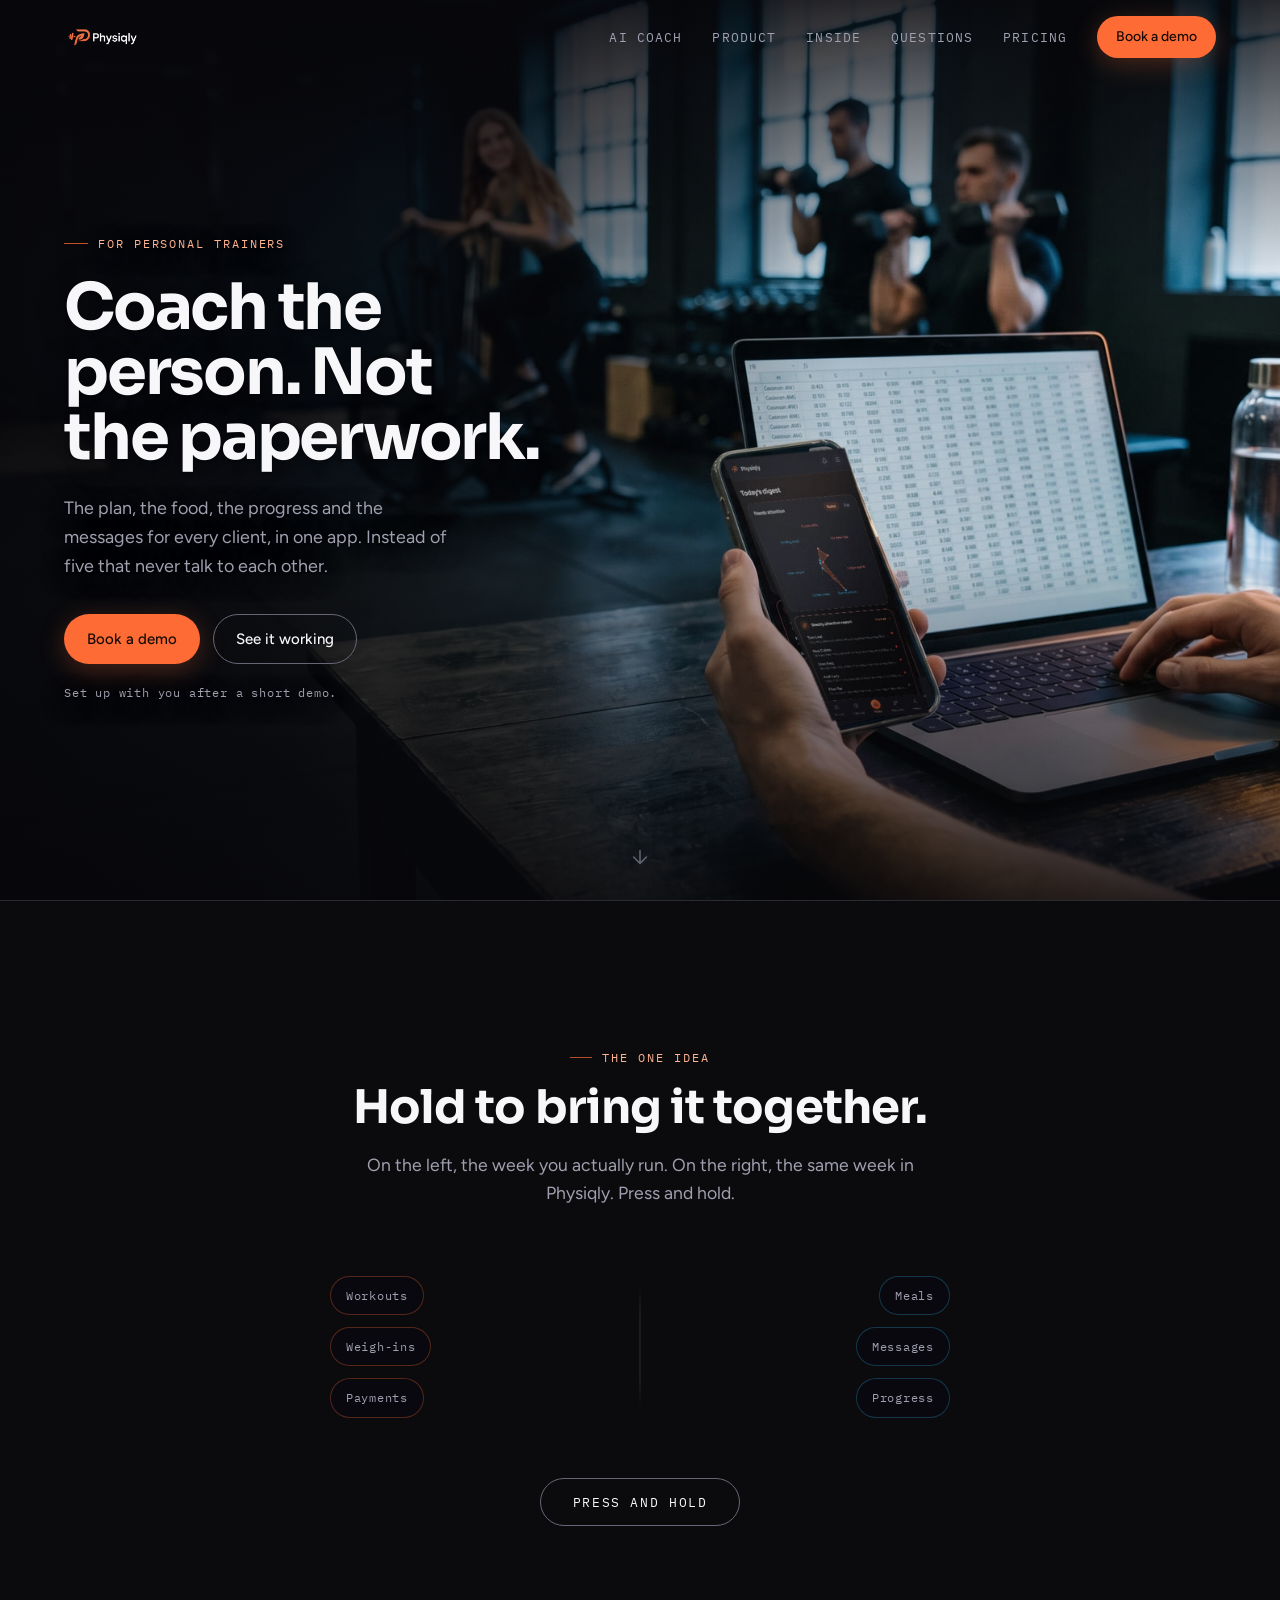
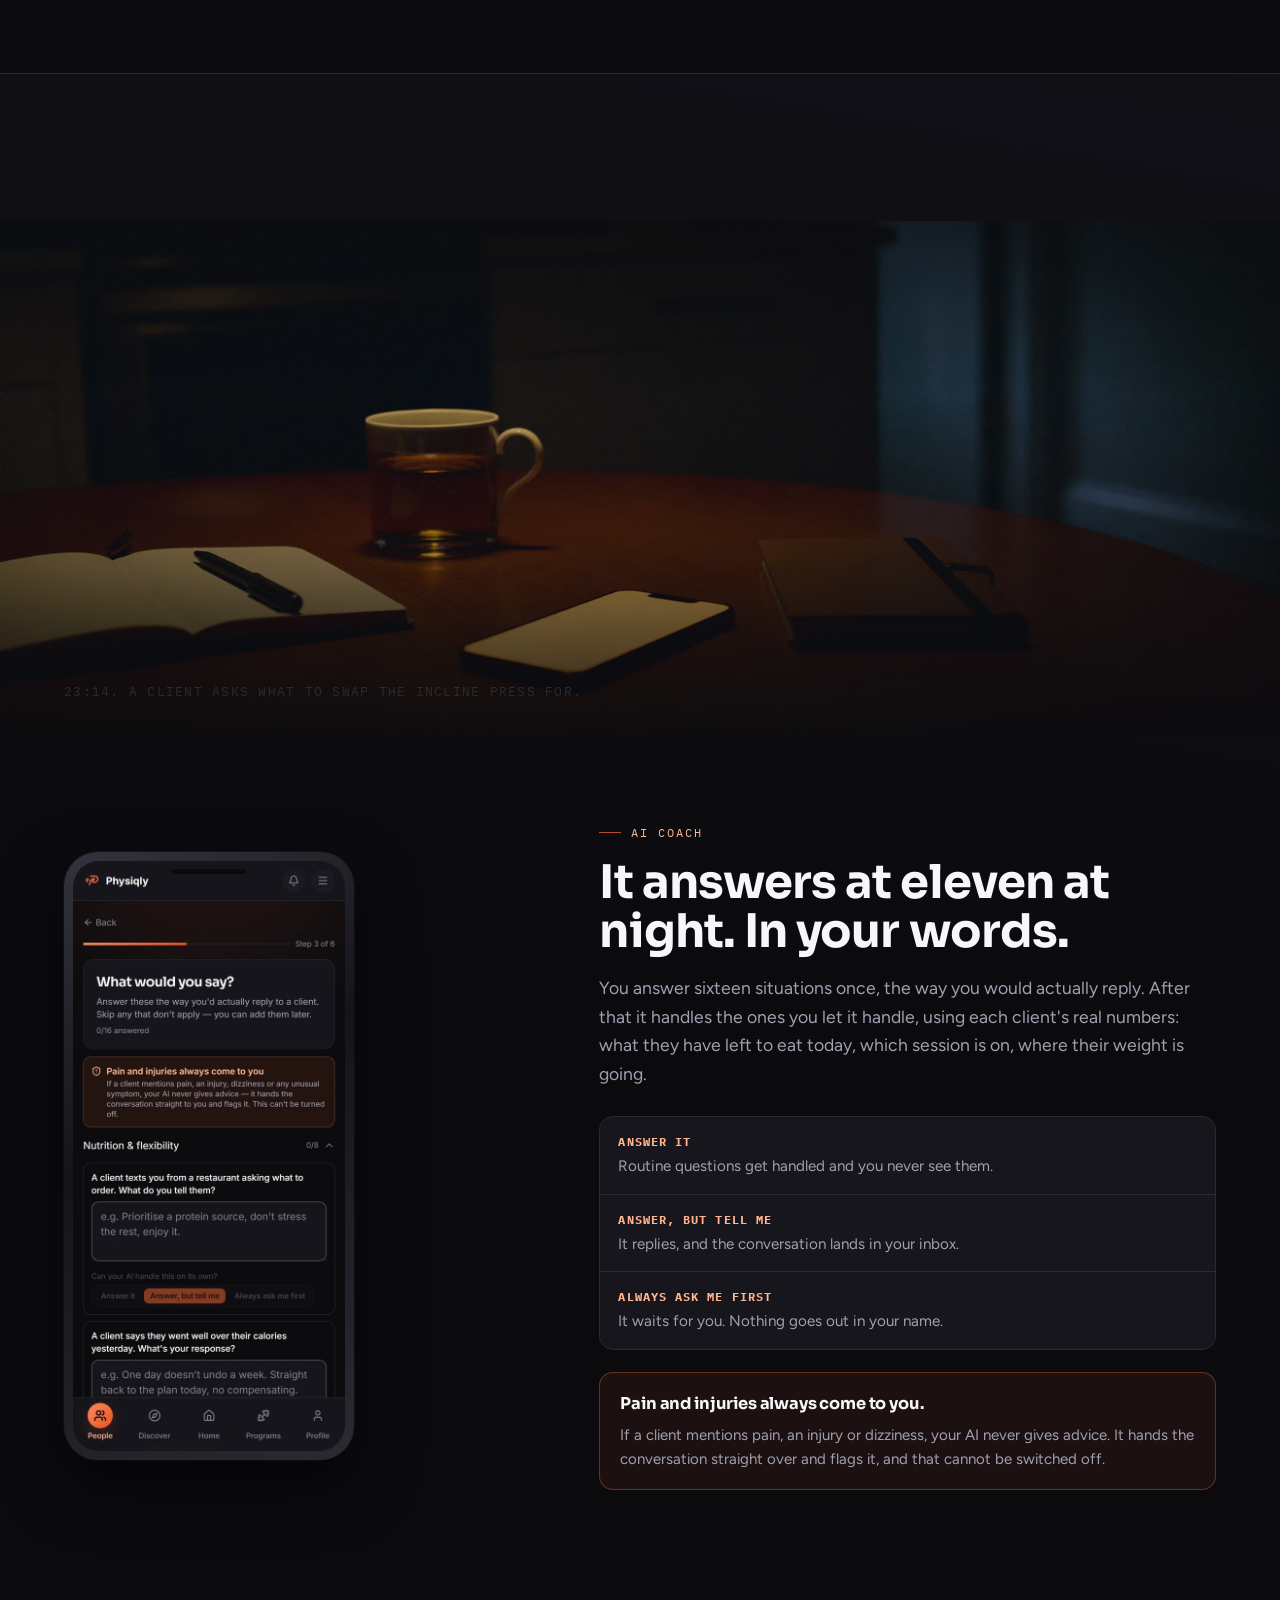
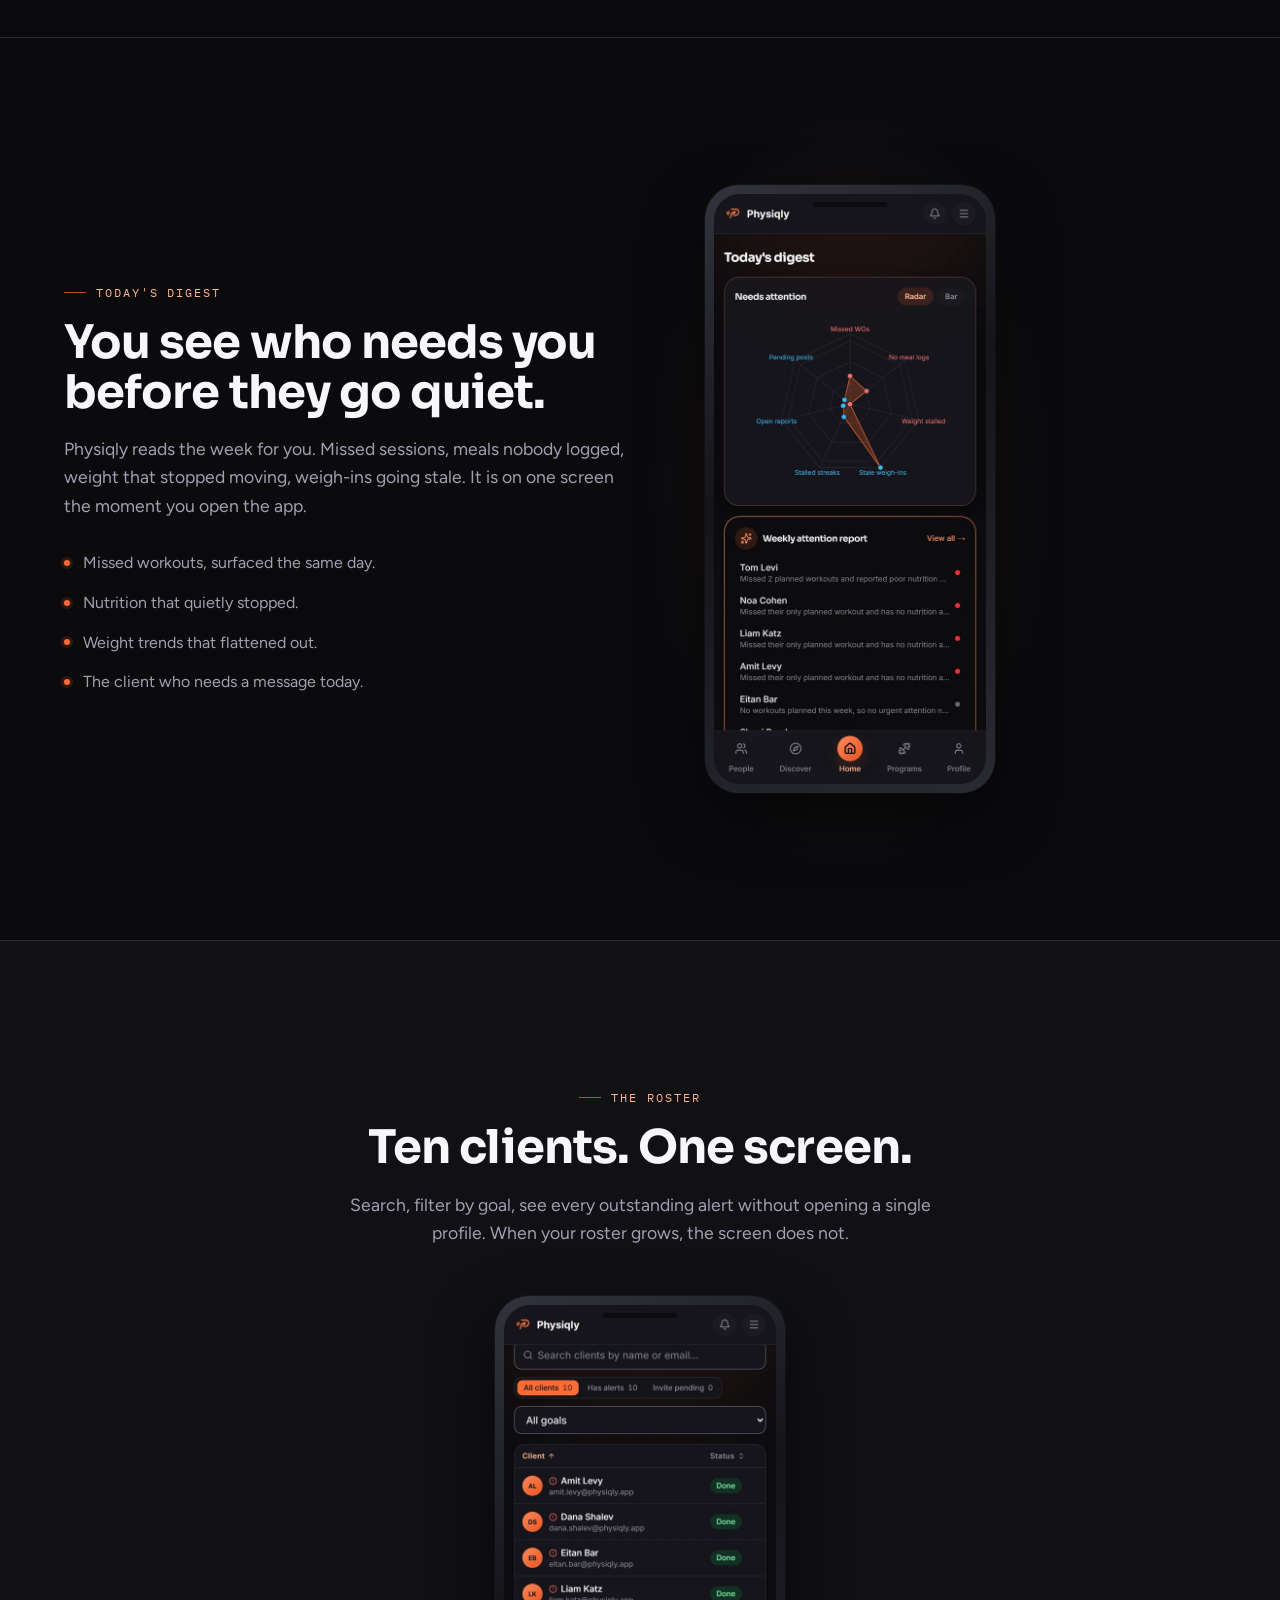
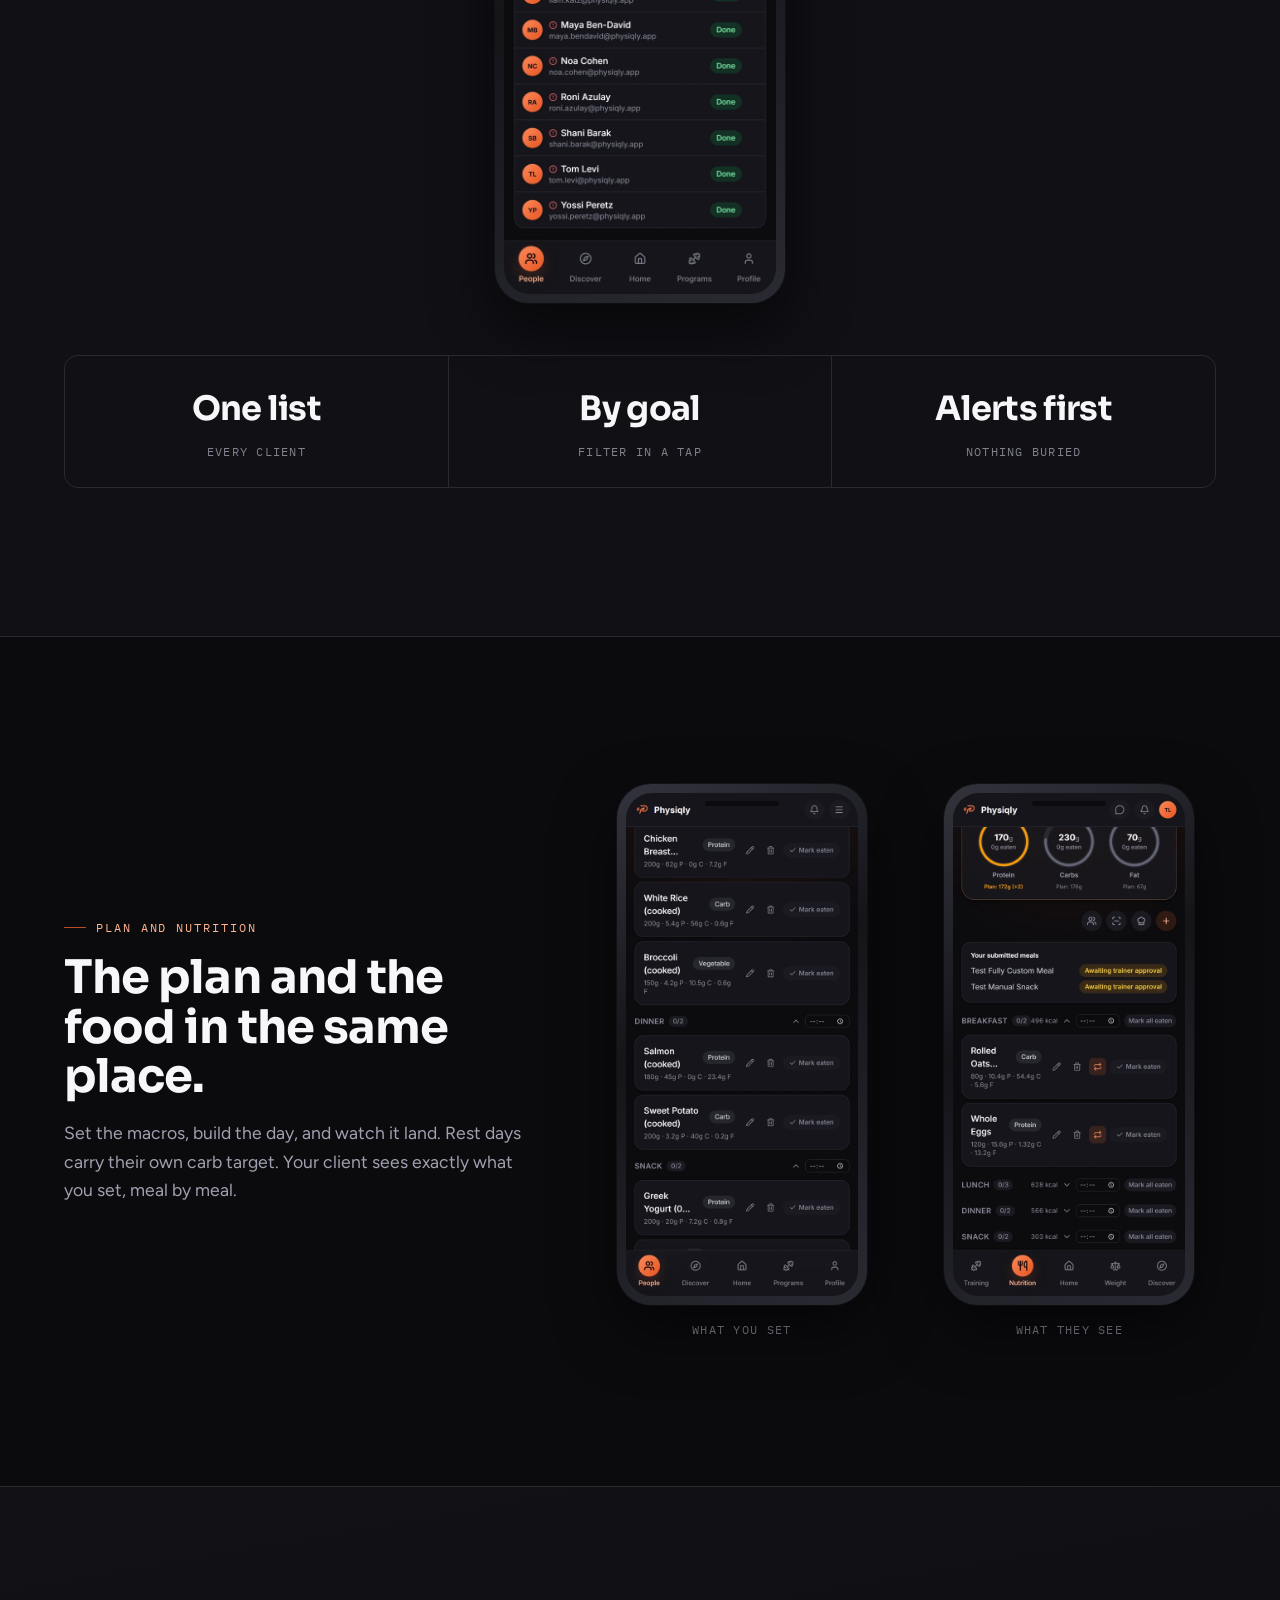
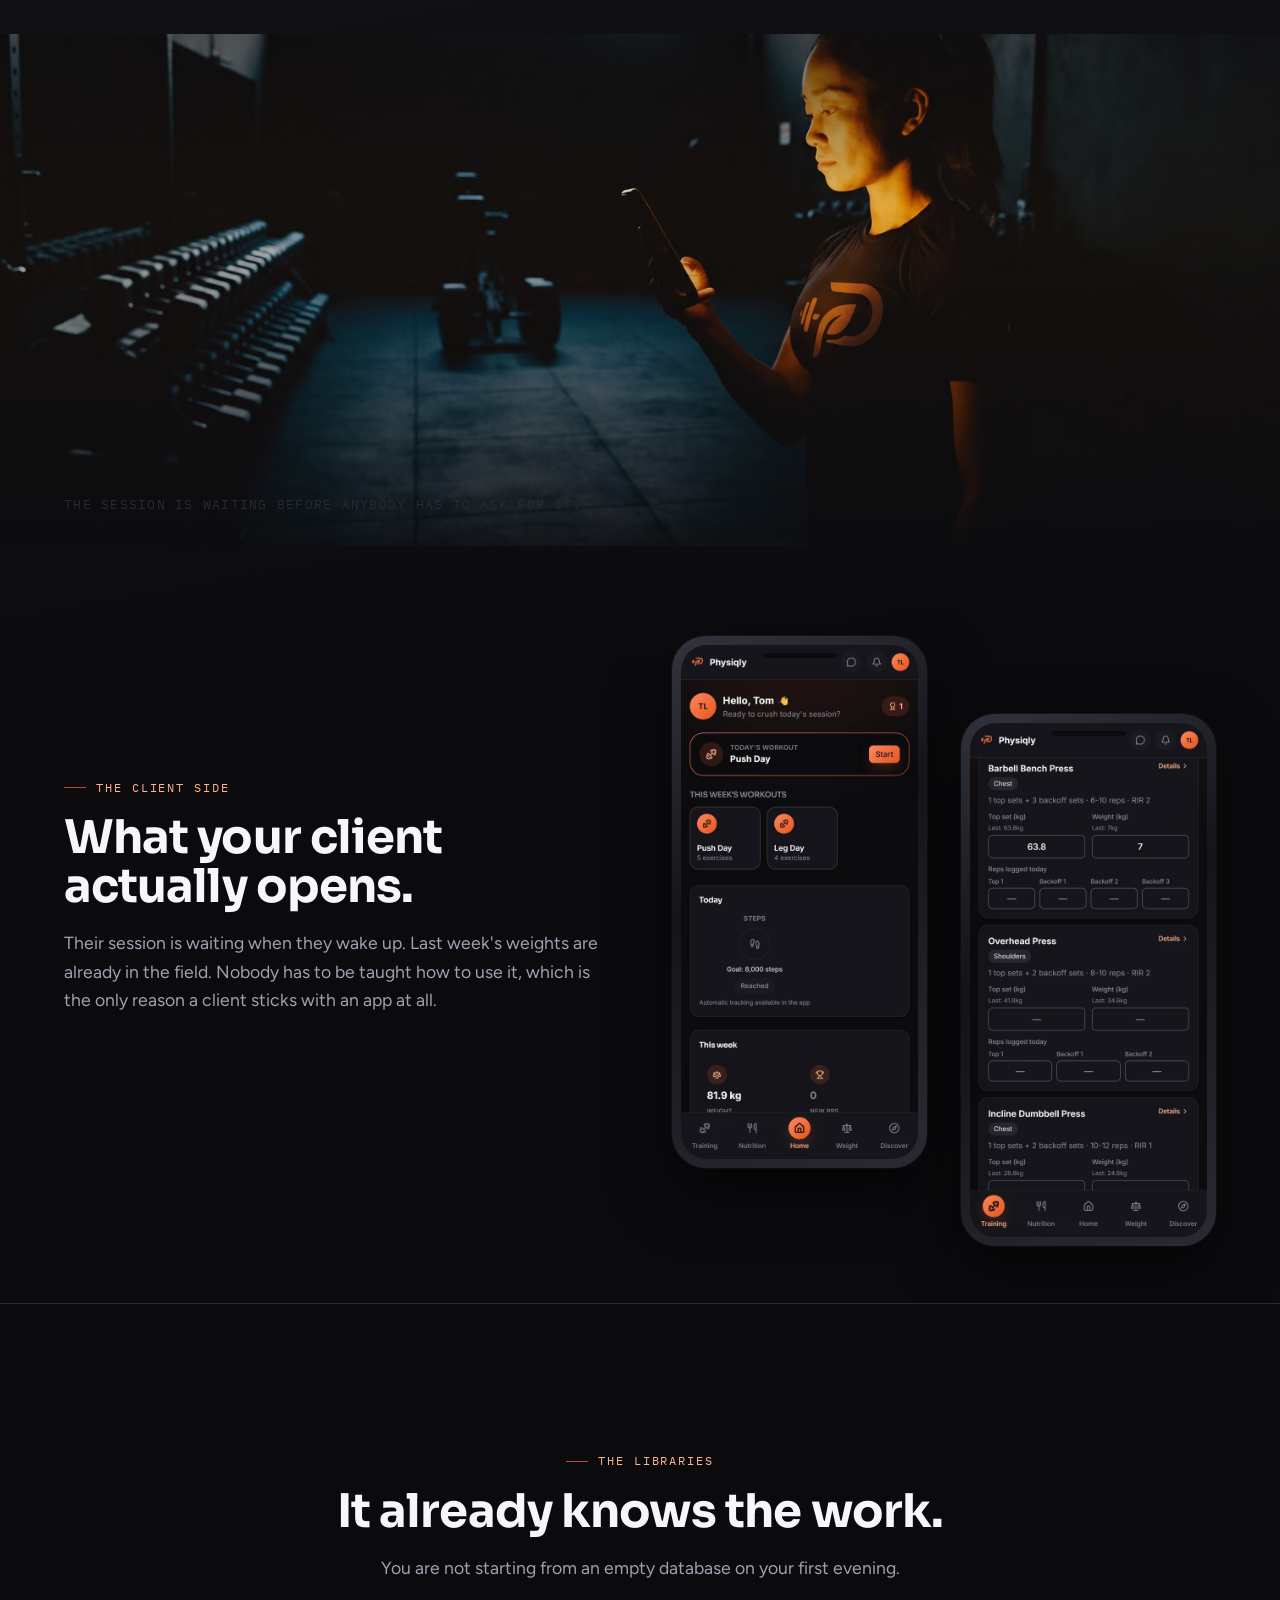
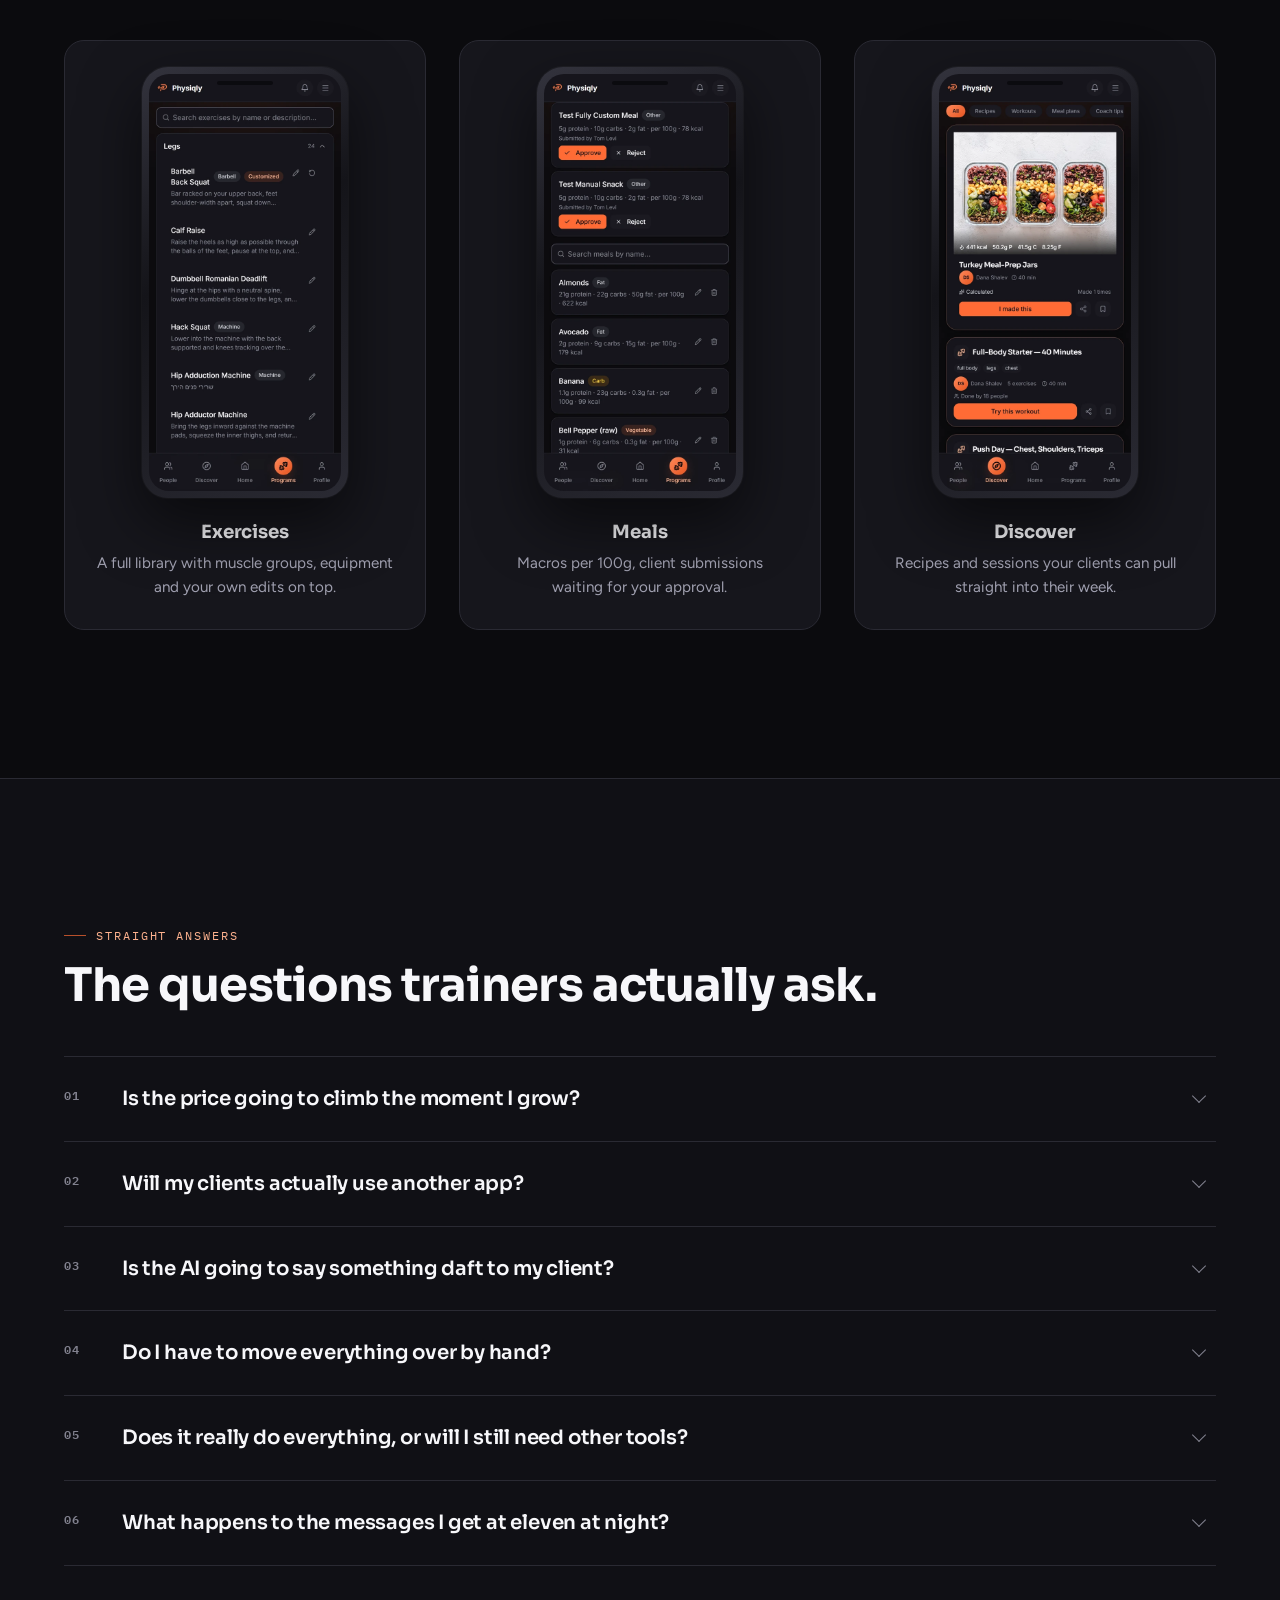
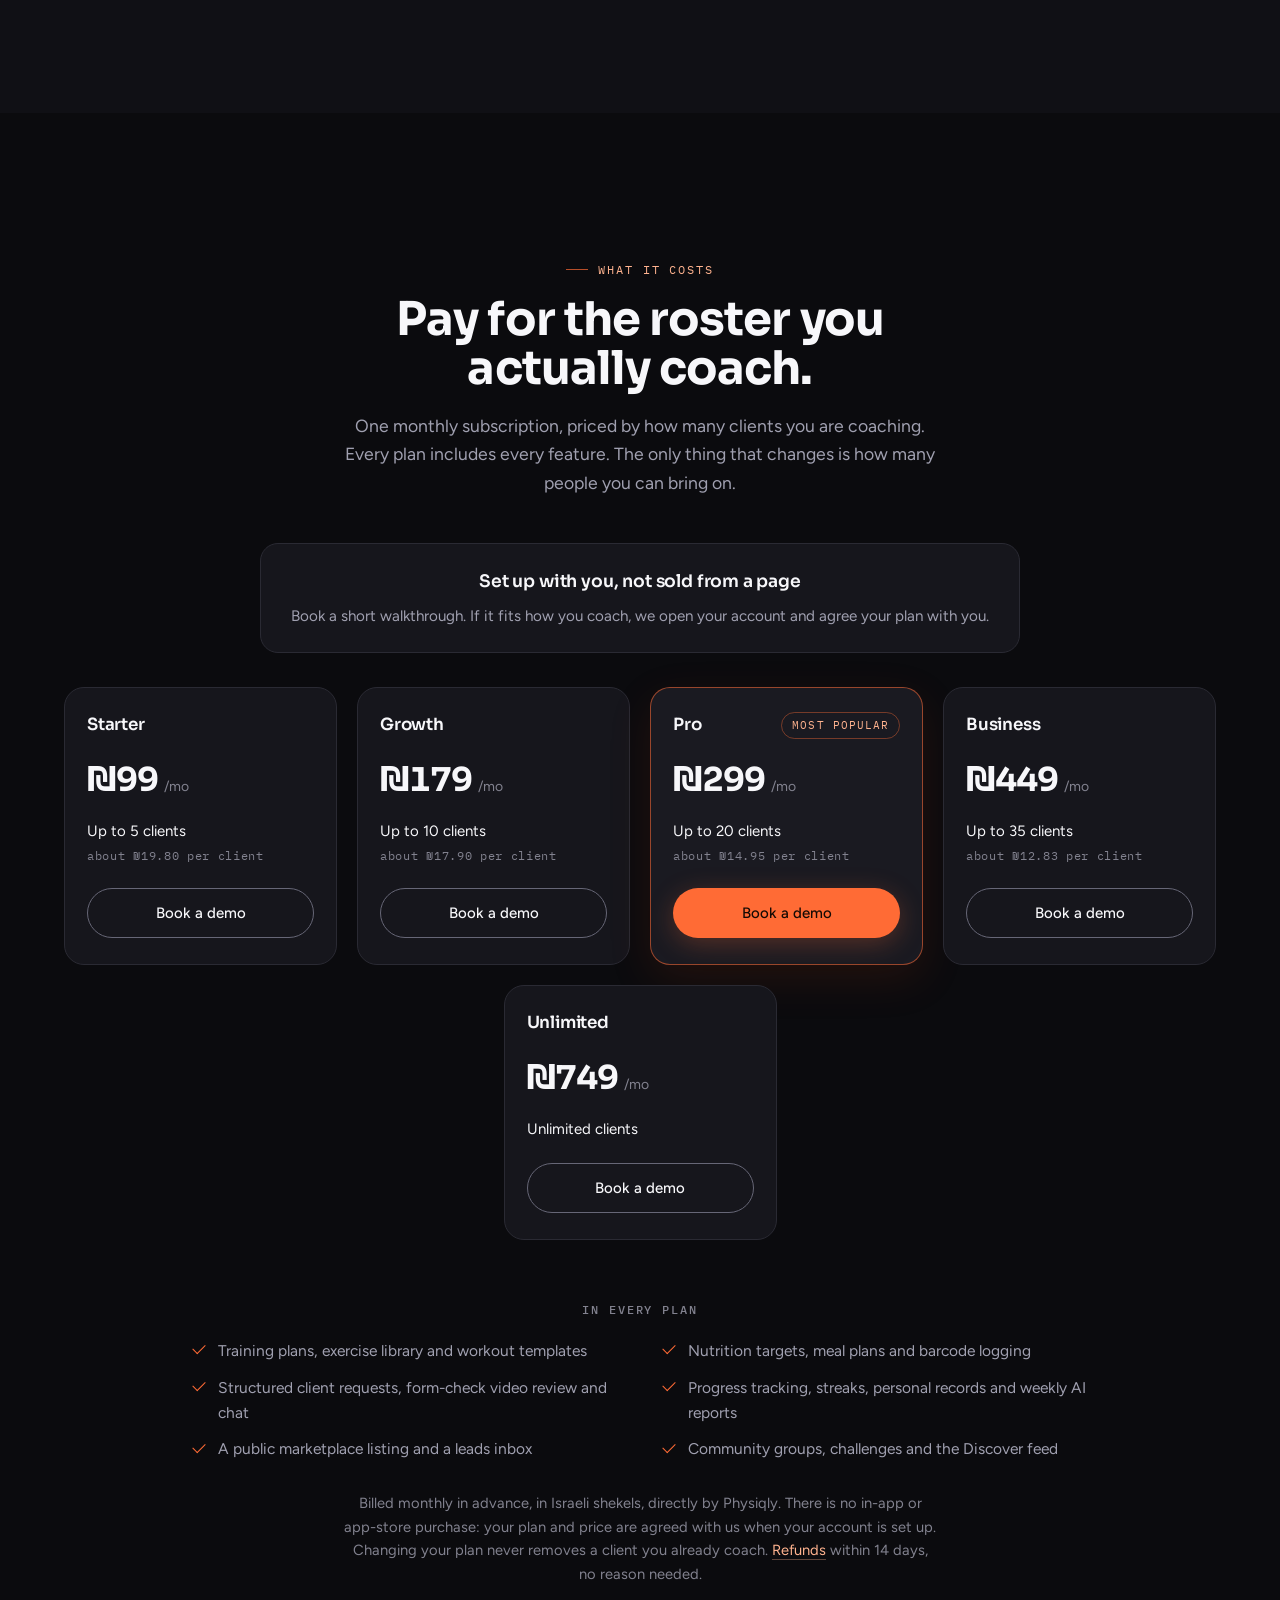
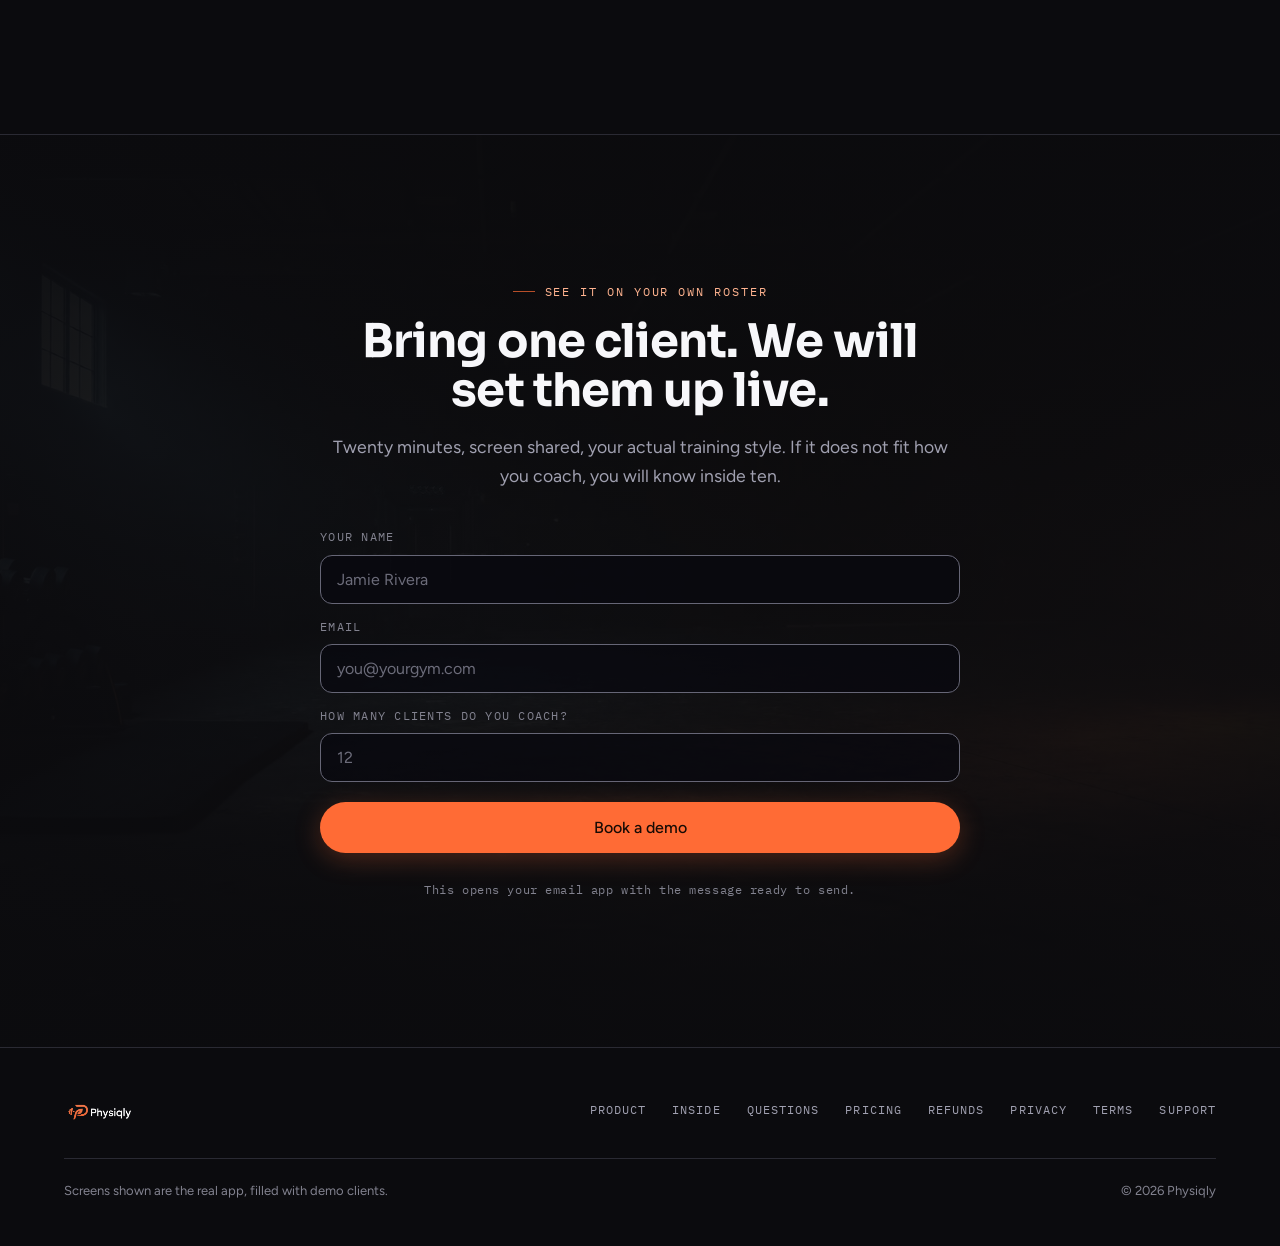
<file: physiqly/index.html>
<!doctype html>
<html lang="en">
<head>
<meta charset="utf-8">
<meta name="viewport" content="width=device-width, initial-scale=1, viewport-fit=cover">
<title>Physiqly. Coach the person, not the paperwork.</title>
<meta name="description" content="Physiqly puts the plan, the food, the progress and the messages for every client in one app. Built for personal trainers who are tired of running a roster across five tools.">
<meta name="theme-color" content="#0b0b0e">

<!-- DEPLOY STEP: patch og:url and og:image with the live absolute URL before zipping -->
<meta property="og:type" content="website">
<meta property="og:title" content="Physiqly. Coach the person, not the paperwork.">
<meta property="og:description" content="The plan, the food, the progress and the messages for every client, in one app.">
<meta property="og:url" content="REPLACE_WITH_LIVE_URL">
<meta property="og:image" content="REPLACE_WITH_LIVE_URL/assets/hero.jpg">
<meta name="twitter:card" content="summary_large_image">

<link rel="icon" href="data:image/svg+xml,%3Csvg xmlns='http://www.w3.org/2000/svg' viewBox='0 0 32 32'%3E%3Crect width='32' height='32' rx='7' fill='%230b0b0e'/%3E%3Cpath d='M11 25V9.5a1 1 0 0 1 1-1h5.6a5.2 5.2 0 0 1 0 10.4H14' stroke='%23ff6b35' stroke-width='3.1' fill='none' stroke-linecap='round' stroke-linejoin='round'/%3E%3Cpath d='M6.5 12.5v6M9 11v9' stroke='%23ff6b35' stroke-width='2.1' stroke-linecap='round'/%3E%3C/svg%3E">

<link rel="preconnect" href="https://fonts.googleapis.com">
<link rel="preconnect" href="https://fonts.gstatic.com" crossorigin>
<link href="https://fonts.googleapis.com/css2?family=Sora:wght@600;700&family=Figtree:wght@400;500&family=IBM+Plex+Mono:wght@400;500&display=swap" rel="stylesheet">

<style>
/* ============================================================
   TOKENS
   Sampled from Physiqly's own product surfaces and the hero's grade.
   ============================================================ */
:root{
  --canvas:#0b0b0e;
  --canvas-2:#101015;
  --panel:#16161c;
  --panel-2:#1a1a21;
  --accent:#ff6b35;
  --accent-hover:#ff8a5b;
  --accent-muted:#ffb38f;
  --ember:#c44113;
  --strand-cool:#38bdf8;
  --text-primary:#f7f7fa;
  --text-secondary:#a0a0b0;
  --text-faint:#82828f;
  --hairline:#2a2a33;
  --border-interactive:#666676;

  --font-display:"Sora",system-ui,sans-serif;
  --font-body:"Figtree",system-ui,sans-serif;
  --font-mono:"IBM Plex Mono",ui-monospace,monospace;

  --ease:cubic-bezier(.22,.61,.36,1);
  --ease-out:cubic-bezier(.16,1,.3,1);

  --tshadow:0 1px 2px rgba(5,5,10,.95),0 3px 12px rgba(5,5,10,.78),0 10px 44px rgba(5,5,10,.8);

  --maxw:1180px;
  --gut:clamp(20px,5vw,64px);
}

*,*::before,*::after{box-sizing:border-box}
html,body{overflow-x:hidden;overflow-x:clip}
html{scroll-behavior:smooth;-webkit-text-size-adjust:100%}
body{
  margin:0;background:var(--canvas);color:var(--text-primary);
  font-family:var(--font-body);font-weight:400;font-size:17px;line-height:1.6;
  -webkit-font-smoothing:antialiased;
}
img{max-width:100%;height:auto;display:block}
a{color:inherit}
h1,h2,h3{font-family:var(--font-display);font-weight:700;line-height:1.06;letter-spacing:-.02em;margin:0}
p{margin:0}

.skip{position:absolute;left:-9999px;top:0;z-index:200;background:var(--accent);color:#140b06;
  padding:12px 18px;border-radius:0 0 10px 0;font-weight:500}
.skip:focus{left:0}

:focus-visible{outline:2px solid var(--accent);outline-offset:3px;border-radius:4px}

/* ============================================================
   THE ENVIRONMENT - one fixed layer behind everything
   ============================================================ */
.env{position:fixed;inset:0;z-index:0;pointer-events:none;overflow:hidden}
.env::before{
  content:"";position:absolute;inset:-10%;
  background:
    radial-gradient(ellipse 60% 42% at 20% 10%,rgba(196,65,19,.10),transparent 62%),
    radial-gradient(ellipse 52% 46% at 86% 70%,rgba(56,189,248,.04),transparent 64%),
    radial-gradient(ellipse 72% 50% at 50% 110%,rgba(255,107,53,.07),transparent 62%);
  animation:envdrift 110s var(--ease) -40s infinite alternate;
}
@keyframes envdrift{
  0%{transform:translate3d(0,0,0) scale(1)}
  100%{transform:translate3d(0,-2%,0) scale(1.06)}
}

/* ============================================================
   NAV
   ============================================================ */
.nav{
  position:fixed;top:0;left:0;right:0;z-index:90;
  display:flex;align-items:center;justify-content:space-between;
  padding:16px var(--gut);
  transition:background .5s var(--ease),backdrop-filter .5s var(--ease),border-color .5s var(--ease);
  border-bottom:1px solid transparent;
}
.nav.solid{background:rgba(11,11,14,.82);backdrop-filter:blur(14px);border-bottom-color:var(--hairline)}
.nav-logo{display:flex;align-items:center;gap:10px;text-decoration:none}
.nav-logo img{height:26px;width:auto}
.nav-right{display:flex;align-items:center;gap:clamp(14px,2.4vw,30px)}
.nav-link{
  font-family:var(--font-mono);font-size:12.5px;letter-spacing:.09em;text-transform:uppercase;
  color:var(--text-secondary);text-decoration:none;transition:color .35s var(--ease);
}
.nav-link:hover{color:var(--text-primary)}
@media (max-width:760px){.nav-link.hide-sm{display:none}}

.btn{
  display:inline-flex;align-items:center;justify-content:center;gap:9px;
  font-family:var(--font-body);font-weight:500;font-size:15px;
  padding:12px 22px;border-radius:999px;border:1px solid transparent;
  text-decoration:none;cursor:pointer;
  transition:background .38s var(--ease),color .38s var(--ease),transform .38s var(--ease-out),box-shadow .38s var(--ease),border-color .38s var(--ease);
}
.btn-primary{background:var(--accent);color:#160a04;box-shadow:0 6px 26px rgba(255,107,53,.26)}
.btn-primary:hover{background:var(--accent-hover);transform:translateY(-2px);box-shadow:0 10px 34px rgba(255,107,53,.36)}
.btn-ghost{border-color:var(--border-interactive);color:var(--text-primary)}
.btn-ghost:hover{border-color:var(--accent);color:var(--accent-muted);transform:translateY(-2px)}
.btn-sm{padding:9px 18px;font-size:14px}
@media (pointer:coarse){.btn{min-height:44px;display:inline-flex;align-items:center;justify-content:center}}

/* ============================================================
   HERO - one photograph, one headline, no video
   The shot puts the trainer right of centre with the phone's warm light on
   him, so the words take the calm left third and the veil only deepens under
   them. Portrait screens get the vertical cut of the same frame with the
   words underneath, because a side column has nowhere to live at 390px.
   ============================================================ */
.hero{
  position:relative;min-height:100svh;display:flex;align-items:center;
  padding:clamp(116px,15vh,180px) var(--gut) clamp(72px,11vh,116px);
  overflow:hidden;z-index:1;isolation:isolate;background:var(--canvas);
}
.vh{position:absolute;width:1px;height:1px;overflow:hidden;clip:rect(0 0 0 0);white-space:nowrap}
.hero-media{position:absolute;inset:0;z-index:-2}
.hero-media img{width:100%;height:100%;object-fit:cover;object-position:55% 50%;display:block}
.hero-veil{
  position:absolute;inset:0;z-index:-1;pointer-events:none;
  background:
    linear-gradient(180deg,rgba(7,7,11,.86),rgba(7,7,11,0) 32%),
    linear-gradient(96deg,rgba(7,7,11,.95) 0%,rgba(7,7,11,.87) 24%,rgba(7,7,11,.5) 44%,rgba(7,7,11,.08) 64%,rgba(7,7,11,0) 100%),
    linear-gradient(0deg,rgba(7,7,11,.82),rgba(7,7,11,0) 38%);
}
.hero-inner{position:relative;width:100%;max-width:34rem;
  text-shadow:0 1px 2px rgba(5,5,10,.75),0 6px 26px rgba(5,5,10,.55)}
.hero-inner .btn{text-shadow:none}
.hero-kicker{
  font-family:var(--font-mono);font-size:12px;letter-spacing:.16em;text-transform:uppercase;
  color:var(--accent-muted);display:flex;align-items:center;gap:10px;margin-bottom:22px;
}
.hero-kicker::before{content:"";width:24px;height:1px;background:var(--accent);opacity:.75;flex:none}
.hero h1{
  font-size:clamp(2.35rem,5.4vw,4rem);line-height:1.02;letter-spacing:-.035em;
  max-width:15ch;text-wrap:balance;
}
.hero-sub{
  margin-top:22px;color:var(--text-secondary);line-height:1.62;
  font-size:clamp(1.02rem,1.4vw,1.15rem);max-width:36ch;
}
.hero-cta{margin-top:34px;display:flex;gap:13px;flex-wrap:wrap}
/* --text-faint measured 4.08:1 against the brightest pixel it can sit over at
   1440 wide, which is under the 4.5 floor for text this small. */
.hero-note{
  margin-top:20px;font-family:var(--font-mono);font-size:11.5px;letter-spacing:.07em;
  color:var(--text-secondary);
}
.hero-scroll{
  position:absolute;left:50%;bottom:24px;transform:translateX(-50%);
  color:var(--text-faint);opacity:.72;padding:8px;
  transition:opacity .4s var(--ease),color .4s var(--ease);
}
.hero-scroll:hover{opacity:1;color:var(--accent-muted)}
.hero-scroll svg{display:block;animation:bob 3.4s var(--ease) -1s infinite}
@keyframes bob{0%,100%{transform:translateY(0)}50%{transform:translateY(6px)}}
@media (max-height:620px){.hero-scroll{display:none}}

/* Portrait and small screens: the photograph stops and the words start.
   Overlaying them was measured at 2.44:1 on the kicker, because the vertical
   cut puts the phone glow and the mark on the shirt exactly where a headline
   block lands at 375px. Deepening the gradient enough to fix that buried the
   mark as well, so the shot keeps the top of the screen at full strength and
   the words sit on the canvas underneath it, where contrast is the same as
   every other section on the page. */
@media (max-width:860px),(orientation:portrait) and (max-width:1024px){
  .hero{
    display:block;min-height:0;align-items:stretch;
    padding:0 0 clamp(58px,10vw,92px);
  }
  .hero-media{position:relative;inset:auto;z-index:0;height:min(52svh,430px)}
  .hero-media img{object-position:50% 46%}
  .hero-veil{
    position:absolute;top:0;left:0;right:0;bottom:auto;z-index:1;
    height:min(52svh,430px);
    background:
      linear-gradient(180deg,rgba(7,7,11,.8),rgba(7,7,11,0) 26%),
      linear-gradient(0deg,rgba(7,7,11,1) 0%,rgba(7,7,11,.72) 12%,rgba(7,7,11,.16) 30%,rgba(7,7,11,0) 46%);
  }
  .hero-inner{position:relative;z-index:2;max-width:none;margin-top:-14px;padding:0 var(--gut);text-shadow:none}
  .hero-kicker{margin-bottom:16px}
  .hero h1{font-size:clamp(2.15rem,8.6vw,3.1rem);max-width:16ch}
  .hero-sub{margin-top:18px;max-width:40ch}
  .hero-cta{margin-top:28px}
  .hero-scroll{display:none}
}
@media (max-width:420px){
  .hero-cta{gap:10px}
  .hero-cta .btn{flex:1 1 100%}
}

/* ============================================================
   FULL-BLEED PHOTO BAND
   One photograph opening a section, so a long run of app screenshots is
   broken by something with air in it.
   ============================================================ */
.band-photo{
  position:relative;margin:0 calc(var(--gut) * -1) clamp(58px,7vw,92px);
  aspect-ratio:16/6.4;overflow:hidden;
}
.band-photo img{width:100%;height:100%;object-fit:cover;object-position:center 56%;display:block}
.band-photo::after{
  content:"";position:absolute;inset:0;pointer-events:none;
  background:linear-gradient(180deg,rgba(11,11,14,.62),rgba(11,11,14,.06) 34%,rgba(11,11,14,.9));
}
.band-photo figcaption{
  position:absolute;left:var(--gut);right:var(--gut);bottom:clamp(18px,2.6vw,32px);
  font-family:var(--font-mono);font-size:clamp(11px,1.3vw,12.5px);letter-spacing:.1em;
  text-transform:uppercase;color:var(--text-secondary);
}
@media (max-width:700px){
  .band-photo{aspect-ratio:4/3.1;margin-bottom:clamp(44px,9vw,64px)}
  .band-photo figcaption{letter-spacing:.07em}
}

/* ============================================================
   PAGE SHELL + THE BRAID SPINE (the signature)
   ============================================================ */
main{position:relative;z-index:2;background:var(--canvas)}
.section{padding:clamp(84px,11vw,150px) var(--gut);position:relative}
.wrap{max-width:var(--maxw);margin:0 auto;position:relative}
.kicker{
  font-family:var(--font-mono);font-size:12px;letter-spacing:.16em;text-transform:uppercase;
  color:var(--accent-muted);margin-bottom:16px;display:flex;align-items:center;gap:10px;
}
.kicker::before{content:"";width:22px;height:1px;background:var(--accent);opacity:.7;flex:none}
h2{font-size:clamp(1.7rem,4.1vw,2.9rem)}
.lede{margin-top:18px;color:var(--text-secondary);font-size:clamp(1rem,1.5vw,1.1rem);max-width:56ch}


/* ============================================================
   ENTRANCES
   ============================================================ */
.rv .part{opacity:0;transform:translateY(24px);
  transition:opacity .85s var(--ease-out),transform .85s var(--ease-out)}
.rv.in .part{opacity:1;transform:none}
.rv.in .part:nth-child(2){transition-delay:.09s}
.rv.in .part:nth-child(3){transition-delay:.18s}
.rv.in .part:nth-child(4){transition-delay:.27s}
.rv.in .part:nth-child(5){transition-delay:.36s}
/* retire the stagger so later hovers do not inherit the delay.
   selector repeats nth-child so it matches the specificity it retires. */
.rv.done .part,
.rv.done .part:nth-child(2),.rv.done .part:nth-child(3),
.rv.done .part:nth-child(4),.rv.done .part:nth-child(5){transition-delay:0s}

/* ============================================================
   PHONE FRAME
   ============================================================ */
.phone{
  position:relative;border-radius:34px;padding:9px;
  background:linear-gradient(150deg,#33333d,#141419 42%,#2a2a33);
  box-shadow:0 30px 70px rgba(0,0,0,.62),0 0 0 1px rgba(255,255,255,.05);
  width:100%;max-width:290px;
}
.phone::after{
  content:"";position:absolute;left:50%;top:17px;transform:translateX(-50%);
  width:74px;height:5px;border-radius:3px;background:#0a0a0d;opacity:.85;z-index:2;
}
.phone img{border-radius:26px;width:100%}
.phone-glow{position:relative}
.phone-glow::before{
  content:"";position:absolute;inset:-16% -22%;z-index:-1;border-radius:50%;
  background:radial-gradient(ellipse at center,rgba(255,107,53,.15),transparent 66%);
  opacity:.9;
}
.cap{
  margin-top:16px;text-align:center;
  font-family:var(--font-mono);font-size:11.5px;letter-spacing:.11em;text-transform:uppercase;color:var(--text-faint);
}

/* ============================================================
   S1 - THE BRAID (interactive)
   ============================================================ */
.s-braid{text-align:center;border-top:1px solid var(--hairline)}
.braid-stage{
  position:relative;margin:46px auto 0;max-width:620px;min-height:186px;
  display:flex;align-items:center;justify-content:space-between;gap:20px;
}
.strand{display:flex;flex-direction:column;gap:12px;will-change:transform}
.strand-l{align-items:flex-start}
.strand-r{align-items:flex-end}
.chip{
  font-family:var(--font-mono);font-size:12px;letter-spacing:.06em;
  padding:9px 15px;border-radius:999px;white-space:nowrap;
  background:rgba(8,8,15,.6);border:1px solid var(--hairline);color:var(--text-secondary);
  transition:border-color .5s var(--ease),color .5s var(--ease),background .5s var(--ease);
}
.strand-l .chip{border-color:rgba(255,107,53,.3)}
.strand-r .chip{border-color:rgba(56,189,248,.26)}
.braid-core{
  position:absolute;left:50%;top:50%;z-index:2;text-align:center;width:100%;
  pointer-events:none;
  opacity:var(--core,0);
  transform:translate(-50%,-50%) scale(calc(.9 + .1*var(--core,0)));
  transition:opacity .4s var(--ease),transform .4s var(--ease-out);
}
/* before the hold, a faint seam sits between the two columns so the centre
   is never an unexplained hole */
.braid-seam{
  position:absolute;left:50%;top:50%;transform:translate(-50%,-50%);
  width:1px;height:120px;pointer-events:none;
  background:linear-gradient(180deg,transparent,var(--hairline) 22%,var(--hairline) 78%,transparent);
  opacity:calc(1 - var(--hold,0));
}
.braid-core .one{
  font-family:var(--font-display);font-weight:700;font-size:clamp(1.4rem,3.4vw,2.1rem);
  letter-spacing:-.02em;
}
.hold-btn{
  margin-top:38px;position:relative;overflow:hidden;
  background:transparent;border:1px solid var(--border-interactive);color:var(--text-primary);
  font-family:var(--font-mono);font-size:12.5px;letter-spacing:.13em;text-transform:uppercase;
  padding:15px 32px;border-radius:999px;cursor:pointer;user-select:none;-webkit-user-select:none;
  touch-action:none;transition:border-color .4s var(--ease),color .4s var(--ease);
}
.hold-btn::before{
  content:"";position:absolute;left:0;top:0;bottom:0;width:100%;
  background:var(--accent);opacity:.16;
  transform:scaleX(var(--hold,0));transform-origin:left;
  transition:transform .12s linear;
}
.hold-btn:hover{border-color:var(--accent)}
.hold-btn span{position:relative}
.hold-done .hold-btn{border-color:var(--accent);color:var(--accent-muted)}

/* ============================================================
   S2 - AI COACH : phone left, a list of controls right.
   Deliberately not the mirror of the digest section that follows: the right
   column is a control list and a guard strip, not prose with dot bullets.
   ============================================================ */
.s-ai{background:linear-gradient(190deg,#101016,#0b0b0e 58%);
  border-top:1px solid var(--hairline);border-bottom:1px solid var(--hairline)}
.s-ai .inner{display:grid;grid-template-columns:.86fr 1.14fr;gap:clamp(34px,5.5vw,76px);align-items:center}
.rules{list-style:none;padding:0;margin:28px 0 0;display:grid;gap:1px;
  background:var(--hairline);border:1px solid var(--hairline);border-radius:14px;overflow:hidden}
.rules li{background:var(--panel);padding:15px 18px;display:grid;gap:3px;
  transition:background .45s var(--ease)}
.rules li:hover{background:var(--panel-2)}
.rules b{font-family:var(--font-mono);font-size:12px;letter-spacing:.09em;
  text-transform:uppercase;color:var(--accent-muted)}
.rules span{color:var(--text-secondary);font-size:.95rem}
.guard{
  margin-top:22px;padding:18px 20px;border-radius:14px;
  background:rgba(255,107,53,.07);border:1px solid rgba(255,107,53,.34);
}
.guard b{display:block;font-family:var(--font-display);font-weight:700;
  font-size:1.02rem;letter-spacing:-.01em;margin-bottom:6px}
.guard p{color:var(--text-secondary);font-size:.94rem}
@media (max-width:940px){
  .s-ai .inner{grid-template-columns:1fr}
  .s-ai .ai-phone{order:2}
  .s-ai .phone{margin:8px auto 0}
}

/* ============================================================
   S3 - DIGEST : text left, phone right
   ============================================================ */
.s-digest .grid{
  display:grid;grid-template-columns:1.05fr .95fr;gap:clamp(36px,6vw,84px);align-items:center;
}
.tick{list-style:none;padding:0;margin:30px 0 0;display:grid;gap:14px}
.tick li{display:flex;gap:13px;align-items:flex-start;color:var(--text-secondary);font-size:1rem}
.tick li::before{
  content:"";flex:none;width:6px;height:6px;border-radius:50%;background:var(--accent);
  margin-top:.62em;box-shadow:0 0 0 3px rgba(255,107,53,.14);
}
@media (max-width:900px){.s-digest .grid{grid-template-columns:1fr}.s-digest .phone{margin:8px auto 0}}

/* ============================================================
   S3 - ROSTER : centred stack, copy above, stats below
   ============================================================ */
.s-roster{text-align:center;background:var(--canvas-2);border-top:1px solid var(--hairline);border-bottom:1px solid var(--hairline)}
.s-roster .kicker{justify-content:center}
.s-roster h2{max-width:16ch;margin:0 auto}
.s-roster .lede{margin:18px auto 0;text-align:center}
.s-roster .phone{margin:48px auto 0}
.stats{
  margin-top:52px;display:grid;grid-template-columns:repeat(3,1fr);gap:1px;
  background:var(--hairline);border:1px solid var(--hairline);border-radius:14px;overflow:hidden;
}
.stat{background:var(--canvas-2);padding:26px 18px}
.stat b{display:block;font-family:var(--font-display);font-weight:700;font-size:clamp(1.5rem,3.2vw,2.1rem);letter-spacing:-.02em}
.stat span{display:block;margin-top:7px;font-family:var(--font-mono);font-size:11.5px;letter-spacing:.11em;text-transform:uppercase;color:var(--text-faint)}
@media (max-width:680px){.stats{grid-template-columns:1fr}}

/* ============================================================
   S4 - PLAN + FOOD : copy left, two phones right
   ============================================================ */
.s-plan .grid{display:grid;grid-template-columns:.85fr 1.15fr;gap:clamp(36px,6vw,72px);align-items:center}
.pair{display:grid;grid-template-columns:1fr 1fr;gap:clamp(18px,3vw,34px)}
.pair .phone{max-width:250px;margin:0 auto}
@media (max-width:940px){.s-plan .grid{grid-template-columns:1fr}}
@media (max-width:520px){.pair{grid-template-columns:1fr;gap:44px}}

/* ============================================================
   S5 - CLIENT SIDE : full-bleed band, overlapping phones, copy overlaid
   ============================================================ */
.s-client{
  background:linear-gradient(170deg,#111116,#0b0b0e 62%);
  border-top:1px solid var(--hairline);border-bottom:1px solid var(--hairline);overflow:hidden;
}
.s-client .inner{display:grid;grid-template-columns:1fr 1fr;gap:clamp(30px,5vw,70px);align-items:center}
.stack2{position:relative;min-height:520px}
.stack2 .phone{position:absolute;max-width:255px}
.stack2 .p-a{left:0;top:0;z-index:2}
.stack2 .p-b{right:0;top:78px;z-index:1;opacity:.96}
@media (max-width:940px){
  .s-client .inner{grid-template-columns:1fr}
  .stack2{min-height:0;display:grid;grid-template-columns:1fr 1fr;gap:20px;margin-top:34px}
  .stack2 .phone{position:static;max-width:100%;margin:0 auto}
}
@media (max-width:520px){.stack2{grid-template-columns:1fr;gap:40px}}

/* ============================================================
   S6 - LIBRARIES : three equal cards
   ============================================================ */
.s-lib .head{text-align:center;max-width:640px;margin:0 auto}
.s-lib .kicker{justify-content:center}
.s-lib .lede{margin-left:auto;margin-right:auto;text-align:center}
.cards{margin-top:58px;display:grid;grid-template-columns:repeat(3,1fr);gap:clamp(20px,2.6vw,34px)}
.card{
  background:var(--panel);border:1px solid var(--hairline);border-radius:20px;
  padding:26px 22px 30px;text-align:center;
  transition:border-color .5s var(--ease),transform .5s var(--ease-out),background .5s var(--ease);
}
.card:hover{border-color:rgba(255,107,53,.4);transform:translateY(-5px);background:var(--panel-2)}
.card .phone{max-width:206px;margin:0 auto 24px;border-radius:26px;padding:7px}
.card .phone img{border-radius:20px}
.card .phone::after{width:56px;height:4px;top:14px}
.card h3{font-size:1.14rem;letter-spacing:-.01em}
.card p{margin-top:10px;color:var(--text-secondary);font-size:.95rem;max-width:30ch;margin-left:auto;margin-right:auto}
@media (max-width:900px){.cards{grid-template-columns:1fr;max-width:400px;margin-left:auto;margin-right:auto}}

/* ============================================================
   S7 - FAQ : left gutter numerals, single column
   ============================================================ */
.s-faq{background:var(--canvas-2);border-top:1px solid var(--hairline)}
.faq{margin-top:46px;border-top:1px solid var(--hairline)}
.qa{border-bottom:1px solid var(--hairline)}
.qa summary{
  list-style:none;cursor:pointer;padding:26px 44px 26px 58px;position:relative;
  font-family:var(--font-display);font-weight:600;font-size:clamp(1.02rem,2vw,1.24rem);
  letter-spacing:-.01em;transition:color .35s var(--ease);
}
.qa summary::-webkit-details-marker{display:none}
.qa summary:hover{color:var(--accent-muted)}
.qa .num{
  position:absolute;left:0;top:29px;
  font-family:var(--font-mono);font-size:12px;color:var(--text-faint);letter-spacing:.08em;
}
.qa summary::after{
  content:"";position:absolute;right:12px;top:34px;width:10px;height:10px;
  border-right:1.5px solid var(--text-faint);border-bottom:1.5px solid var(--text-faint);
  transform:rotate(45deg);transition:transform .42s var(--ease),border-color .42s var(--ease);
}
.qa[open] summary::after{transform:rotate(-135deg);border-color:var(--accent)}
.qa .ans{padding:0 44px 28px 58px;color:var(--text-secondary);max-width:70ch}
@media (max-width:560px){.qa summary{padding-left:40px}.qa .ans{padding-left:40px}.qa .num{font-size:11px}}

/* ============================================================
   S8 - PRICING : the tier ladder
   Prices mirror PLAN_TIERS in the app (src/lib/planTiers.ts).
   If a price or client cap moves there, move it here too.
   ============================================================ */
.s-price .head{text-align:center;max-width:660px;margin:0 auto}
.s-price .kicker{justify-content:center}
.s-price .lede{margin-left:auto;margin-right:auto;text-align:center}

.trial{
  margin:46px auto 0;max-width:760px;text-align:center;
  background:var(--panel);border:1px solid var(--hairline);border-radius:18px;padding:24px 26px;
}
.trial b{font-family:var(--font-display);font-weight:600;font-size:1.08rem;letter-spacing:-.01em}
.trial p{margin-top:8px;color:var(--text-secondary);font-size:.95rem}

.tiers{
  --tier-gap:clamp(14px,1.7vw,20px);
  /* Flex, not grid: five tiers never divide evenly into a row, and a grid
     leaves the fifth dangling at the left edge. Flex centres the short row
     while the width formula keeps every card identical. */
  margin-top:34px;display:flex;flex-wrap:wrap;justify-content:center;gap:var(--tier-gap);
}
.tier{
  flex:1 1 206px;
  background:var(--panel);border:1px solid var(--hairline);border-radius:20px;
  padding:24px 22px 26px;display:flex;flex-direction:column;
  transition:border-color .5s var(--ease),transform .5s var(--ease-out),background .5s var(--ease);
}
.tier:hover{border-color:rgba(255,107,53,.4);transform:translateY(-5px);background:var(--panel-2)}
/* Four to a row once there is room, so the fifth sits centred beneath them. */
@media (min-width:940px){
  .tier{flex:0 0 calc((100% - 3*var(--tier-gap)) / 4)}
}
.tier.featured{
  border-color:rgba(255,107,53,.55);background:var(--panel-2);
  box-shadow:0 18px 60px rgba(196,65,19,.16);
}
.tier-top{display:flex;align-items:center;justify-content:space-between;gap:10px;min-height:26px}
.tier-name{font-family:var(--font-display);font-weight:600;font-size:1.05rem;letter-spacing:-.01em}
.badge{
  font-family:var(--font-mono);font-size:10.5px;letter-spacing:.1em;text-transform:uppercase;
  color:var(--accent-muted);border:1px solid rgba(255,107,53,.4);border-radius:999px;padding:4px 10px;
}
.price{margin-top:15px;display:flex;align-items:baseline;gap:6px}
.price .amt{
  font-family:var(--font-display);font-weight:700;font-size:2.05rem;letter-spacing:-.03em;
  font-variant-numeric:tabular-nums;
}
.price .per{color:var(--text-faint);font-size:14px}
.tier .seats{margin-top:13px;font-size:15px;color:var(--text-primary)}
.tier .each{
  margin-top:4px;font-family:var(--font-mono);font-size:11.5px;letter-spacing:.06em;color:var(--text-faint);
}
/* The auto margin drops every button to its card's floor, so all four in the
   top row line up even though Unlimited carries no per-client line. The rule
   below keeps that button off the text above it. */
.tier .btn{margin-top:auto;width:100%}
.tier > :nth-last-child(2){margin-bottom:22px}

.included{margin-top:clamp(46px,5vw,64px);max-width:900px;margin-left:auto;margin-right:auto}
.included h3{
  font-family:var(--font-mono);font-weight:500;font-size:12px;letter-spacing:.16em;
  text-transform:uppercase;color:var(--text-faint);text-align:center;
}
.included ul{
  margin:22px 0 0;padding:0;list-style:none;display:grid;gap:12px 40px;
  grid-template-columns:repeat(auto-fit,minmax(290px,1fr));
}
.included li{position:relative;padding-left:28px;color:var(--text-secondary);font-size:.97rem}
.included li::before{
  content:"";position:absolute;left:3px;top:.34em;width:12px;height:7px;
  border-left:1.8px solid var(--accent);border-bottom:1.8px solid var(--accent);
  transform:rotate(-45deg);
}
.price-note{
  margin:30px auto 0;max-width:66ch;text-align:center;
  color:var(--text-faint);font-size:.92rem;
}
.price-note a{color:var(--accent-muted);text-decoration:none;border-bottom:1px solid rgba(255,179,143,.34)}
.price-note a:hover{color:var(--accent-hover);border-bottom-color:var(--accent-hover)}

/* ============================================================
   S9 - CTA + FORM
   ============================================================ */
.s-cta{position:relative;overflow:hidden;text-align:center;border-top:1px solid var(--hairline)}
.s-cta .bgimg{position:absolute;inset:0;opacity:.5;
  background-image:url('assets/gym-floor.jpg');background-size:cover;background-position:center 62%}
.s-cta .bgscrim{position:absolute;inset:0;
  background:radial-gradient(ellipse 80% 70% at 50% 46%,rgba(11,11,14,.62) 0%,rgba(11,11,14,.93) 72%)}
.s-cta .wrap{max-width:640px}
.s-cta .kicker{justify-content:center}
.s-cta h2{max-width:18ch;margin:0 auto}
.form{margin-top:38px;display:grid;gap:14px;text-align:left}
.field label{
  display:block;font-family:var(--font-mono);font-size:11.5px;letter-spacing:.11em;
  text-transform:uppercase;color:var(--text-faint);margin-bottom:8px;
}
.field input{
  width:100%;padding:14px 16px;border-radius:12px;
  background:rgba(8,8,15,.7);border:1px solid var(--border-interactive);color:var(--text-primary);
  font-family:var(--font-body);font-size:16px;
  transition:border-color .35s var(--ease),background .35s var(--ease);
}
.field input::placeholder{color:#6c6c7a}
.field input:focus{outline:none;border-color:var(--accent);background:rgba(8,8,15,.9)}
.form .btn{width:100%;margin-top:6px;padding:15px 22px;font-size:16px}
.form-note{margin-top:14px;font-family:var(--font-mono);font-size:11.5px;letter-spacing:.05em;color:var(--text-faint);text-align:center}
.success{
  margin-top:30px;padding:26px 22px;border-radius:16px;
  background:rgba(255,107,53,.09);border:1px solid rgba(255,107,53,.34);
  display:none;
}
.success.on{display:block}
.success b{display:block;font-family:var(--font-display);font-weight:700;font-size:1.16rem;margin-bottom:8px}
.success p{color:var(--text-secondary);font-size:.96rem}

/* ============================================================
   FOOTER
   ============================================================ */
footer{
  position:relative;z-index:2;background:var(--canvas);
  border-top:1px solid var(--hairline);padding:52px var(--gut) 44px;
}
.foot{max-width:var(--maxw);margin:0 auto;display:flex;justify-content:space-between;
  align-items:flex-start;gap:30px;flex-wrap:wrap}
.foot img{height:24px;width:auto}
.foot-links{display:flex;gap:26px;flex-wrap:wrap}
.foot-links a{
  font-family:var(--font-mono);font-size:12px;letter-spacing:.09em;text-transform:uppercase;
  color:var(--text-secondary);text-decoration:none;transition:color .35s var(--ease);
}
.foot-links a:hover{color:var(--accent-muted)}
.foot-note{
  max-width:var(--maxw);margin:34px auto 0;padding-top:22px;border-top:1px solid var(--hairline);
  color:var(--text-faint);font-size:13px;display:flex;justify-content:space-between;gap:18px;flex-wrap:wrap;
}

/* ============================================================
   REDUCED MOTION - complete, and honoured live
   ============================================================ */
@media (prefers-reduced-motion:reduce){
  html{scroll-behavior:auto}
  *,*::before,*::after{
    animation-duration:.001ms !important;animation-iteration-count:1 !important;
    transition-duration:.001ms !important;transition-delay:0s !important;
  }
  .rv .part{opacity:1;transform:none}
  .braid-core{opacity:1;transform:none}
}
body.paused *,body.paused *::before,body.paused *::after{animation-play-state:paused !important}

/* ============================================================
   THE CALM PASS
   The page used to carry a scrubbed video, a drawn spine and a grain layer.
   With those gone the rest is given more air, and the loud bits are dialled
   back so the orange only appears where it means something.
   ============================================================ */
.section{padding:clamp(88px,11.5vw,164px) var(--gut)}
.lede{line-height:1.62}
.phone-glow::before{background:radial-gradient(ellipse at center,rgba(255,107,53,.1),transparent 68%)}
.phone{box-shadow:0 24px 60px rgba(0,0,0,.55),0 0 0 1px rgba(255,255,255,.045)}
.card:hover,.tier:hover{transform:translateY(-4px)}
.tier.featured{box-shadow:0 14px 44px rgba(196,65,19,.13)}

/* ============================================================
   PHONE PASS
   Checked at 390x844 and 768x1024. Headings were sized off vw at desktop
   ratios and came out small on a phone; the screenshots were also running
   wider than a phone screen ever shows them.
   ============================================================ */
@media (max-width:720px){
  body{font-size:16.5px}
  h2{font-size:clamp(1.85rem,6.6vw,2.3rem)}
  .lede{font-size:1.02rem}
  .kicker{font-size:11.5px;letter-spacing:.14em}
  .phone{max-width:262px}
  .s-roster .phone{margin-top:38px}
  .stats{margin-top:38px}
  .stat{padding:22px 18px}
  .rules{margin-top:24px}
  .braid-stage{gap:12px;min-height:168px}
  .chip{font-size:11.5px;padding:8px 13px}
  .faq{margin-top:34px}
  .tiers{gap:14px}
  .tier{padding:22px 20px 24px}
  .included ul{grid-template-columns:1fr;gap:11px}
  .foot{gap:22px}
  .foot-links{gap:18px}
  .foot-note{flex-direction:column;gap:8px}
}
@media (max-width:400px){
  .braid-stage{flex-direction:column;align-items:stretch;min-height:0;gap:10px}
  .braid-seam{display:none}
  .strand{flex-direction:row;flex-wrap:wrap;justify-content:center;gap:8px}
  .braid-core{position:static;transform:none;width:auto;margin:14px 0 0;
    opacity:calc(.15 + .85*var(--core,0))}
  .hold-btn{margin-top:26px;width:100%}
}
</style>
</head>
<body>
<a class="skip" href="#main">Skip to content</a>
<div class="env" aria-hidden="true"></div>

<nav class="nav" id="nav">
  <a class="nav-logo" href="#" aria-label="Physiqly home">
    <img src="assets/logo-full.webp" alt="Physiqly" width="140" height="26">
  </a>
  <div class="nav-right">
    <a class="nav-link hide-sm" href="#ai-coach">AI Coach</a>
    <a class="nav-link hide-sm" href="#digest">Product</a>
    <a class="nav-link hide-sm" href="#libraries">Inside</a>
    <a class="nav-link hide-sm" href="#faq">Questions</a>
    <a class="nav-link hide-sm" href="#pricing">Pricing</a>
    <a class="btn btn-primary btn-sm" href="#demo">Book a demo</a>
  </div>
</nav>

<!-- ===================== HERO ===================== -->
<header class="hero" id="hero" aria-label="Introduction">
  <div class="hero-media" aria-hidden="true">
    <picture>
      <source media="(max-width:860px)" srcset="assets/hero-portrait.jpg">
      <img src="assets/hero.jpg" alt="" width="2000" height="1116" fetchpriority="high" decoding="async">
    </picture>
  </div>
  <div class="hero-veil" aria-hidden="true"></div>

  <div class="hero-inner">
    <p class="hero-kicker">For personal trainers</p>
    <h1>Coach the person. Not the paperwork.</h1>
    <p class="hero-sub">The plan, the food, the progress and the messages for every client, in one app. Instead of five that never talk to each other.</p>
    <div class="hero-cta">
      <a class="btn btn-primary" href="#demo">Book a demo</a>
      <a class="btn btn-ghost" href="#ai-coach">See it working</a>
    </div>
    <p class="hero-note">Set up with you after a short demo.</p>
  </div>

  <a class="hero-scroll" href="#braid" aria-label="Skip to the first section">
    <svg width="22" height="22" viewBox="0 0 24 24" fill="none" stroke="currentColor"
         stroke-width="1.7" stroke-linecap="round" stroke-linejoin="round" aria-hidden="true">
      <path d="M12 5v14M5 12l7 7 7-7"/>
    </svg>
  </a>
</header>

<main id="main" tabindex="-1">

  <!-- ============ S1 : THE BRAID (interactive) ============ -->
  <section class="section s-braid" id="braid">
    <div class="wrap rv">
      <p class="kicker part" style="justify-content:center">The one idea</p>
      <h2 class="part">Hold to bring it together.</h2>
      <p class="lede part" style="margin-left:auto;margin-right:auto;text-align:center">On the left, the week you actually run. On the right, the same week in Physiqly. Press and hold.</p>

      <div class="braid-stage part" id="braid-stage">
        <div class="strand strand-l" id="strand-l">
          <span class="chip">Workouts</span>
          <span class="chip">Weigh-ins</span>
          <span class="chip">Payments</span>
        </div>
        <div class="strand strand-r" id="strand-r">
          <span class="chip">Meals</span>
          <span class="chip">Messages</span>
          <span class="chip">Progress</span>
        </div>
        <div class="braid-seam" aria-hidden="true"></div>
        <div class="braid-core" id="braid-core">
          <p class="one">One client. One thread.</p>
        </div>
      </div>

      <button class="hold-btn part" id="hold" aria-describedby="hold-help">
        <span id="hold-label">Press and hold</span>
      </button>
      <p class="vh" id="hold-help">Press and hold the button to merge the two columns of tools into one.</p>
    </div>
  </section>

  <!-- ============ S2 : AI COACH ============ -->
  <section class="section s-ai" id="ai-coach">
    <figure class="band-photo rv">
      <img src="assets/night-desk.jpg" alt="A phone lying face up on a kitchen table late at night, its screen the only light in the room"
           width="1600" height="900" loading="lazy" decoding="async">
      <figcaption class="part">23:14. A client asks what to swap the incline press for.</figcaption>
    </figure>
    <div class="wrap inner">
      <div class="rv ai-phone">
        <div class="phone phone-glow part">
          <img src="assets/shots/ai-coach.webp" alt="The Physiqly AI Coach setup, showing the rule that pain and injuries always go to the trainer, and a coaching scenario with the three levels of control" width="560" height="1214" loading="lazy" decoding="async">
        </div>
      </div>
      <div class="rv">
        <p class="kicker part">AI Coach</p>
        <h2 class="part">It answers at eleven at night. In your words.</h2>
        <p class="lede part">You answer sixteen situations once, the way you would actually reply. After that it handles the ones you let it handle, using each client's real numbers: what they have left to eat today, which session is on, where their weight is going.</p>

        <ul class="rules part">
          <li><b>Answer it</b><span>Routine questions get handled and you never see them.</span></li>
          <li><b>Answer, but tell me</b><span>It replies, and the conversation lands in your inbox.</span></li>
          <li><b>Always ask me first</b><span>It waits for you. Nothing goes out in your name.</span></li>
        </ul>

        <div class="guard part">
          <b>Pain and injuries always come to you.</b>
          <p>If a client mentions pain, an injury or dizziness, your AI never gives advice. It hands the conversation straight over and flags it, and that cannot be switched off.</p>
        </div>
      </div>
    </div>
  </section>

  <!-- ============ S3 : DIGEST ============ -->
  <section class="section s-digest" id="digest">
    <div class="wrap grid">
      <div class="rv">
        <p class="kicker part">Today's digest</p>
        <h2 class="part">You see who needs you before they go quiet.</h2>
        <p class="lede part">Physiqly reads the week for you. Missed sessions, meals nobody logged, weight that stopped moving, weigh-ins going stale. It is on one screen the moment you open the app.</p>
        <ul class="tick part">
          <li>Missed workouts, surfaced the same day.</li>
          <li>Nutrition that quietly stopped.</li>
          <li>Weight trends that flattened out.</li>
          <li>The client who needs a message today.</li>
        </ul>
      </div>
      <div class="rv">
        <div class="phone phone-glow part">
          <img src="assets/shots/digest.webp" alt="The Physiqly trainer dashboard showing a needs-attention chart and a weekly attention report listing clients" width="560" height="1214" loading="lazy" decoding="async">
        </div>
      </div>
    </div>
  </section>

  <!-- ============ S3 : ROSTER ============ -->
  <section class="section s-roster" id="roster">
    <div class="wrap rv">
      <p class="kicker part">The roster</p>
      <h2 class="part">Ten clients. One screen.</h2>
      <p class="lede part">Search, filter by goal, see every outstanding alert without opening a single profile. When your roster grows, the screen does not.</p>
      <div class="phone phone-glow part">
        <img src="assets/shots/roster.webp" alt="The Physiqly client roster listing ten clients with their goals, alerts and status" width="560" height="1214" loading="lazy" decoding="async">
      </div>
      <div class="stats part">
        <div class="stat"><b>One list</b><span>Every client</span></div>
        <div class="stat"><b>By goal</b><span>Filter in a tap</span></div>
        <div class="stat"><b>Alerts first</b><span>Nothing buried</span></div>
      </div>
    </div>
  </section>

  <!-- ============ S4 : PLAN + FOOD ============ -->
  <section class="section s-plan" id="plan">
    <div class="wrap grid">
      <div class="rv">
        <p class="kicker part">Plan and nutrition</p>
        <h2 class="part">The plan and the food in the same place.</h2>
        <p class="lede part">Set the macros, build the day, and watch it land. Rest days carry their own carb target. Your client sees exactly what you set, meal by meal.</p>
      </div>
      <div class="pair rv">
        <div class="part">
          <div class="phone">
            <img src="assets/shots/plan-meals.webp" alt="A trainer building a client's meal day in Physiqly, with meals grouped by breakfast, lunch and dinner" width="560" height="1214" loading="lazy" decoding="async">
          </div>
          <p class="cap">What you set</p>
        </div>
        <div class="part">
          <div class="phone">
            <img src="assets/shots/client-meals.webp" alt="The same meal day as the client sees it in Physiqly, with each meal ready to mark as eaten" width="560" height="1214" loading="lazy" decoding="async">
          </div>
          <p class="cap">What they see</p>
        </div>
      </div>
    </div>
  </section>

  <!-- ============ S5 : CLIENT SIDE ============ -->
  <section class="section s-client" id="client">
    <figure class="band-photo rv">
      <img src="assets/coach-floor.jpg" alt="A trainer standing on a dark gym floor at dawn, reading her phone"
           width="1600" height="893" loading="lazy" decoding="async">
      <figcaption class="part">The session is waiting before anybody has to ask for it.</figcaption>
    </figure>
    <div class="wrap inner">
      <div class="rv">
        <p class="kicker part">The client side</p>
        <h2 class="part">What your client actually opens.</h2>
        <p class="lede part">Their session is waiting when they wake up. Last week's weights are already in the field. Nobody has to be taught how to use it, which is the only reason a client sticks with an app at all.</p>
      </div>
      <div class="stack2 rv">
        <div class="phone p-a part">
          <img src="assets/shots/client-home.webp" alt="The Physiqly client home screen greeting Tom with today's workout and a start button" width="560" height="1214" loading="lazy" decoding="async">
        </div>
        <div class="phone p-b part">
          <img src="assets/shots/client-training.webp" alt="A Physiqly workout in progress showing sets, rep ranges and last week's weights already filled in" width="560" height="1214" loading="lazy" decoding="async">
        </div>
      </div>
    </div>
  </section>

  <!-- ============ S6 : LIBRARIES ============ -->
  <section class="section s-lib" id="libraries">
    <div class="wrap">
      <div class="head rv">
        <p class="kicker part">The libraries</p>
        <h2 class="part">It already knows the work.</h2>
        <p class="lede part">You are not starting from an empty database on your first evening.</p>
      </div>
      <div class="cards rv">
        <div class="card part">
          <div class="phone"><img src="assets/shots/exercises.webp" alt="The Physiqly exercise library grouped by muscle group with equipment tags" width="560" height="1214" loading="lazy" decoding="async"></div>
          <h3>Exercises</h3>
          <p>A full library with muscle groups, equipment and your own edits on top.</p>
        </div>
        <div class="card part">
          <div class="phone"><img src="assets/shots/meals-lib.webp" alt="The Physiqly meal library showing macros per 100g and client submissions awaiting approval" width="560" height="1214" loading="lazy" decoding="async"></div>
          <h3>Meals</h3>
          <p>Macros per 100g, client submissions waiting for your approval.</p>
        </div>
        <div class="card part">
          <div class="phone"><img src="assets/shots/discover.webp" alt="The Physiqly discover feed showing a shared recipe and a shared workout" width="560" height="1214" loading="lazy" decoding="async"></div>
          <h3>Discover</h3>
          <p>Recipes and sessions your clients can pull straight into their week.</p>
        </div>
      </div>
    </div>
  </section>

  <!-- ============ S7 : FAQ ============ -->
  <section class="section s-faq" id="faq">
    <div class="wrap rv">
      <p class="kicker part">Straight answers</p>
      <h2 class="part">The questions trainers actually ask.</h2>
      <div class="faq part">
        <details class="qa">
          <summary><span class="num">01</span>Is the price going to climb the moment I grow?</summary>
          <div class="ans">The price is per tier of clients and the tiers are published. Nothing that appears in the app is a paid add-on you find out about later.</div>
        </details>
        <details class="qa">
          <summary><span class="num">02</span>Will my clients actually use another app?</summary>
          <div class="ans">They open one screen with today's session on it and a Start button. Last week's weights are already filled in. That is the whole ask.</div>
        </details>
        <details class="qa">
          <summary><span class="num">03</span>Is the AI going to say something daft to my client?</summary>
          <div class="ans">It only answers the situations you told it to answer, in the words you gave it. Everything else either comes to you first or gets flagged after it replies. Anything touching pain, injury or dizziness goes straight to you and cannot be switched off.</div>
        </details>
        <details class="qa">
          <summary><span class="num">04</span>Do I have to move everything over by hand?</summary>
          <div class="ans">Exercises, meals and workouts import from a spreadsheet, so the library you already keep comes with you.</div>
        </details>
        <details class="qa">
          <summary><span class="num">05</span>Does it really do everything, or will I still need other tools?</summary>
          <div class="ans">Training, nutrition, supplements, weigh-ins, progress photos, messaging and your client billing are all in here. That is the point of it.</div>
        </details>
        <details class="qa">
          <summary><span class="num">06</span>What happens to the messages I get at eleven at night?</summary>
          <div class="ans">Clients send structured requests instead of open chat, so a question about swapping an exercise arrives as that, and it waits in one place instead of your personal phone.</div>
        </details>
      </div>
    </div>
  </section>

  <!-- ============ S8 : PRICING ============ -->
  <section class="section s-price" id="pricing">
    <div class="wrap rv">
      <div class="head">
        <p class="kicker part">What it costs</p>
        <h2 class="part">Pay for the roster you actually coach.</h2>
        <p class="lede part">One monthly subscription, priced by how many clients you are coaching. Every plan includes every feature. The only thing that changes is how many people you can bring on.</p>
      </div>

      <div class="part">
        <div class="trial">
          <b>Set up with you, not sold from a page</b>
          <p>Book a short walkthrough. If it fits how you coach, we open your account and agree your plan with you.</p>
        </div>

        <div class="tiers">
          <article class="tier">
            <div class="tier-top"><p class="tier-name">Starter</p></div>
            <p class="price"><span class="amt">₪99</span><span class="per">/mo</span></p>
            <p class="seats">Up to 5 clients</p>
            <p class="each">about ₪19.80 per client</p>
            <a class="btn btn-ghost" href="#demo">Book a demo</a>
          </article>

          <article class="tier">
            <div class="tier-top"><p class="tier-name">Growth</p></div>
            <p class="price"><span class="amt">₪179</span><span class="per">/mo</span></p>
            <p class="seats">Up to 10 clients</p>
            <p class="each">about ₪17.90 per client</p>
            <a class="btn btn-ghost" href="#demo">Book a demo</a>
          </article>

          <article class="tier featured">
            <div class="tier-top">
              <p class="tier-name">Pro</p>
              <span class="badge">Most popular</span>
            </div>
            <p class="price"><span class="amt">₪299</span><span class="per">/mo</span></p>
            <p class="seats">Up to 20 clients</p>
            <p class="each">about ₪14.95 per client</p>
            <a class="btn btn-primary" href="#demo">Book a demo</a>
          </article>

          <article class="tier">
            <div class="tier-top"><p class="tier-name">Business</p></div>
            <p class="price"><span class="amt">₪449</span><span class="per">/mo</span></p>
            <p class="seats">Up to 35 clients</p>
            <p class="each">about ₪12.83 per client</p>
            <a class="btn btn-ghost" href="#demo">Book a demo</a>
          </article>

          <article class="tier">
            <div class="tier-top"><p class="tier-name">Unlimited</p></div>
            <p class="price"><span class="amt">₪749</span><span class="per">/mo</span></p>
            <p class="seats">Unlimited clients</p>
            <a class="btn btn-ghost" href="#demo">Book a demo</a>
          </article>
        </div>

        <div class="included">
          <h3>In every plan</h3>
          <ul>
            <li>Training plans, exercise library and workout templates</li>
            <li>Nutrition targets, meal plans and barcode logging</li>
            <li>Structured client requests, form-check video review and chat</li>
            <li>Progress tracking, streaks, personal records and weekly AI reports</li>
            <li>A public marketplace listing and a leads inbox</li>
            <li>Community groups, challenges and the Discover feed</li>
          </ul>
        </div>

        <p class="price-note">Billed monthly in advance, in Israeli shekels, directly by Physiqly. There is no in-app or app-store purchase: your plan and price are agreed with us when your account is set up. Changing your plan never removes a client you already coach. <a href="refunds/">Refunds</a> within 14 days, no reason needed.</p>
      </div>
    </div>
  </section>

  <!-- ============ S9 : CTA ============ -->
  <section class="section s-cta" id="demo">
    <div class="bgimg" id="cta-bg" aria-hidden="true"></div>
    <div class="bgscrim" aria-hidden="true"></div>
    <div class="wrap rv">
      <p class="kicker part">See it on your own roster</p>
      <h2 class="part">Bring one client. We will set them up live.</h2>
      <p class="lede part" style="margin-left:auto;margin-right:auto;text-align:center">Twenty minutes, screen shared, your actual training style. If it does not fit how you coach, you will know inside ten.</p>

      <form class="form part" id="demo-form" novalidate>
        <div class="field">
          <label for="f-name">Your name</label>
          <input id="f-name" name="name" type="text" placeholder="Jamie Rivera" autocomplete="name" required>
        </div>
        <div class="field">
          <label for="f-email">Email</label>
          <input id="f-email" name="email" type="email" placeholder="you@yourgym.com" autocomplete="email" required>
        </div>
        <div class="field">
          <label for="f-count">How many clients do you coach?</label>
          <input id="f-count" name="clients" type="text" inputmode="numeric" placeholder="12">
        </div>
        <button class="btn btn-primary" type="submit">Book a demo</button>
        <p class="form-note">This opens your email app with the message ready to send.</p>
      </form>

      <div class="success" id="success" role="status">
        <b>Booked. Check your email in the next few minutes and pick a time that suits you.</b>
        <p>If your email app did not open, write to <a href="mailto:dortayari@gmail.com" style="color:var(--accent-muted)">dortayari@gmail.com</a> and we will sort a time.</p>
      </div>
    </div>
  </section>
</main>

<footer>
  <div class="foot">
    <img src="assets/logo-full.webp" alt="Physiqly" width="130" height="24" loading="lazy">
    <div class="foot-links">
      <a href="#digest">Product</a>
      <a href="#libraries">Inside</a>
      <a href="#faq">Questions</a>
      <a href="#pricing">Pricing</a>
      <a href="refunds/">Refunds</a>
      <a href="privacy/">Privacy</a>
      <a href="terms/">Terms</a>
      <a href="support/">Support</a>
    </div>
  </div>
  <div class="foot-note">
    <span>Screens shown are the real app, filled with demo clients.</span>
    <span>&copy; 2026 Physiqly</span>
  </div>
</footer>

<script>
(function(){
"use strict";

/* ============================================================
   HELPERS
   ============================================================ */
var clamp = function(v,lo,hi){ return Math.min(hi, Math.max(lo, v)); };

/* ============================================================
   ENTRANCES
   ============================================================ */
var revealables = [].slice.call(document.querySelectorAll('.rv'));
var io = ('IntersectionObserver' in window) ? new IntersectionObserver(function(es){
  es.forEach(function(e){
    if (!e.isIntersecting) return;
    e.target.classList.add('in');
    io.unobserve(e.target);
    setTimeout(function(){ e.target.classList.add('done'); }, 1400);
  });
}, { rootMargin:'0px 0px -12% 0px', threshold:0.12 }) : null;
if (io) revealables.forEach(function(el){ io.observe(el); });
else revealables.forEach(function(el){ el.classList.add('in','done'); });

/* ============================================================
   NAV
   ============================================================ */
var navEl = document.getElementById('nav');
var lastSolid = null;
function pageScroll(){
  var solid = window.scrollY > 60;
  if (solid !== lastSolid){ lastSolid = solid; navEl.classList.toggle('solid', solid); }
}
window.addEventListener('scroll', pageScroll, { passive:true });

/* ============================================================
   THE ONE INTERACTIVE MOMENT - hold to braid
   ============================================================ */
var holdBtn = document.getElementById('hold');
var holdLabel = document.getElementById('hold-label');
var braidStage = document.getElementById('braid-stage');
var strandL = document.getElementById('strand-l');
var strandR = document.getElementById('strand-r');
var braidCore = document.getElementById('braid-core');
var hold = 0, holding = false, holdRaf = null, holdComplete = false, holdLast = 0;

function paintHold(){
  braidStage.style.setProperty('--hold', hold.toFixed(3));
  holdBtn.style.setProperty('--hold', hold.toFixed(3));
  var shift = 46 * hold;
  strandL.style.transform = 'translateX(' + shift.toFixed(1) + 'px)';
  strandR.style.transform = 'translateX(' + (-shift).toFixed(1) + 'px)';
  var fade = clamp((hold - 0.45)/0.55, 0, 1);
  strandL.style.opacity = (1 - fade*0.82).toFixed(3);
  strandR.style.opacity = (1 - fade*0.82).toFixed(3);
  braidCore.style.setProperty('--core', clamp((hold-0.6)/0.4,0,1).toFixed(3));
}

function holdTick(now){
  var dt = Math.min(64, now - (holdLast || now));
  holdLast = now;
  hold += (holding ? 1 : -1) * (dt/1000) * (holding ? 0.85 : 1.5);
  hold = clamp(hold, 0, 1);
  paintHold();
  if (hold >= 1 && !holdComplete){
    holdComplete = true;
    braidStage.classList.add('hold-done');
    document.querySelector('.s-braid .wrap').classList.add('hold-done');
    holdLabel.textContent = 'One thread';
  }
  if ((holding && hold < 1) || (!holding && hold > 0)) holdRaf = requestAnimationFrame(holdTick);
  else { holdRaf = null; holdLast = 0; }
}
function startHold(e){
  if (e && e.cancelable) e.preventDefault();
  holding = true;
  if (holdRaf === null) holdRaf = requestAnimationFrame(holdTick);
}
function endHold(){
  holding = false;
  if (holdComplete) return;                 /* completed stays completed */
  if (holdRaf === null) holdRaf = requestAnimationFrame(holdTick);
}
holdBtn.addEventListener('pointerdown', startHold);
window.addEventListener('pointerup', endHold);
window.addEventListener('pointercancel', endHold);
holdBtn.addEventListener('keydown', function(e){ if (e.key===' '||e.key==='Enter'){ startHold(e); } });
holdBtn.addEventListener('keyup',   function(e){ if (e.key===' '||e.key==='Enter'){ endHold(); } });

/* ============================================================
   THE FORM - mailto, and the success state tells the truth
   ============================================================ */
var form = document.getElementById('demo-form');
var success = document.getElementById('success');
form.addEventListener('submit', function(e){
  e.preventDefault();
  var name  = form.querySelector('#f-name').value.trim();
  var email = form.querySelector('#f-email').value.trim();
  var count = form.querySelector('#f-count').value.trim();
  if (!name || !email){
    (!name ? form.querySelector('#f-name') : form.querySelector('#f-email')).focus();
    return;
  }
  var subject = 'Physiqly demo request from ' + name;
  var body = 'Name: ' + name + '\nEmail: ' + email + '\nClients coached: ' + (count || 'not said') +
             '\n\nI would like a walkthrough of Physiqly.';
  window.location.href = 'mailto:dortayari@gmail.com?subject=' + encodeURIComponent(subject) +
                         '&body=' + encodeURIComponent(body);
  form.style.display = 'none';
  success.classList.add('on');
});

/* ============================================================
   REDUCED MOTION - live, both directions
   ============================================================ */
/* ============================================================
   REDUCED MOTION - live, both directions
   ============================================================ */
function pinToFinalStates(){
  revealables.forEach(function(el){ el.classList.add('in','done'); });
  hold = 1; holdComplete = true; paintHold();
  braidStage.classList.add('hold-done');
  holdLabel.textContent = 'One thread';
  if (holdRaf !== null){ cancelAnimationFrame(holdRaf); holdRaf = null; }
}
function unpinFinalStates(){
  hold = 0; holdComplete = false; paintHold();
  braidStage.classList.remove('hold-done');
  holdLabel.textContent = 'Press and hold';
}
var rmq = matchMedia('(prefers-reduced-motion: reduce)');
function onRm(e){ if (e.matches) pinToFinalStates(); else unpinFinalStates(); }
if (rmq.addEventListener) rmq.addEventListener('change', onRm);
else rmq.addListener(onRm);

/* pause every animation on a hidden tab */
document.addEventListener('visibilitychange', function(){
  document.body.classList.toggle('paused', document.hidden);
});

/* ============================================================
   GO
   ============================================================ */
pageScroll();
if (rmq.matches) pinToFinalStates();

})();
</script>
</body>
</html>
</file>
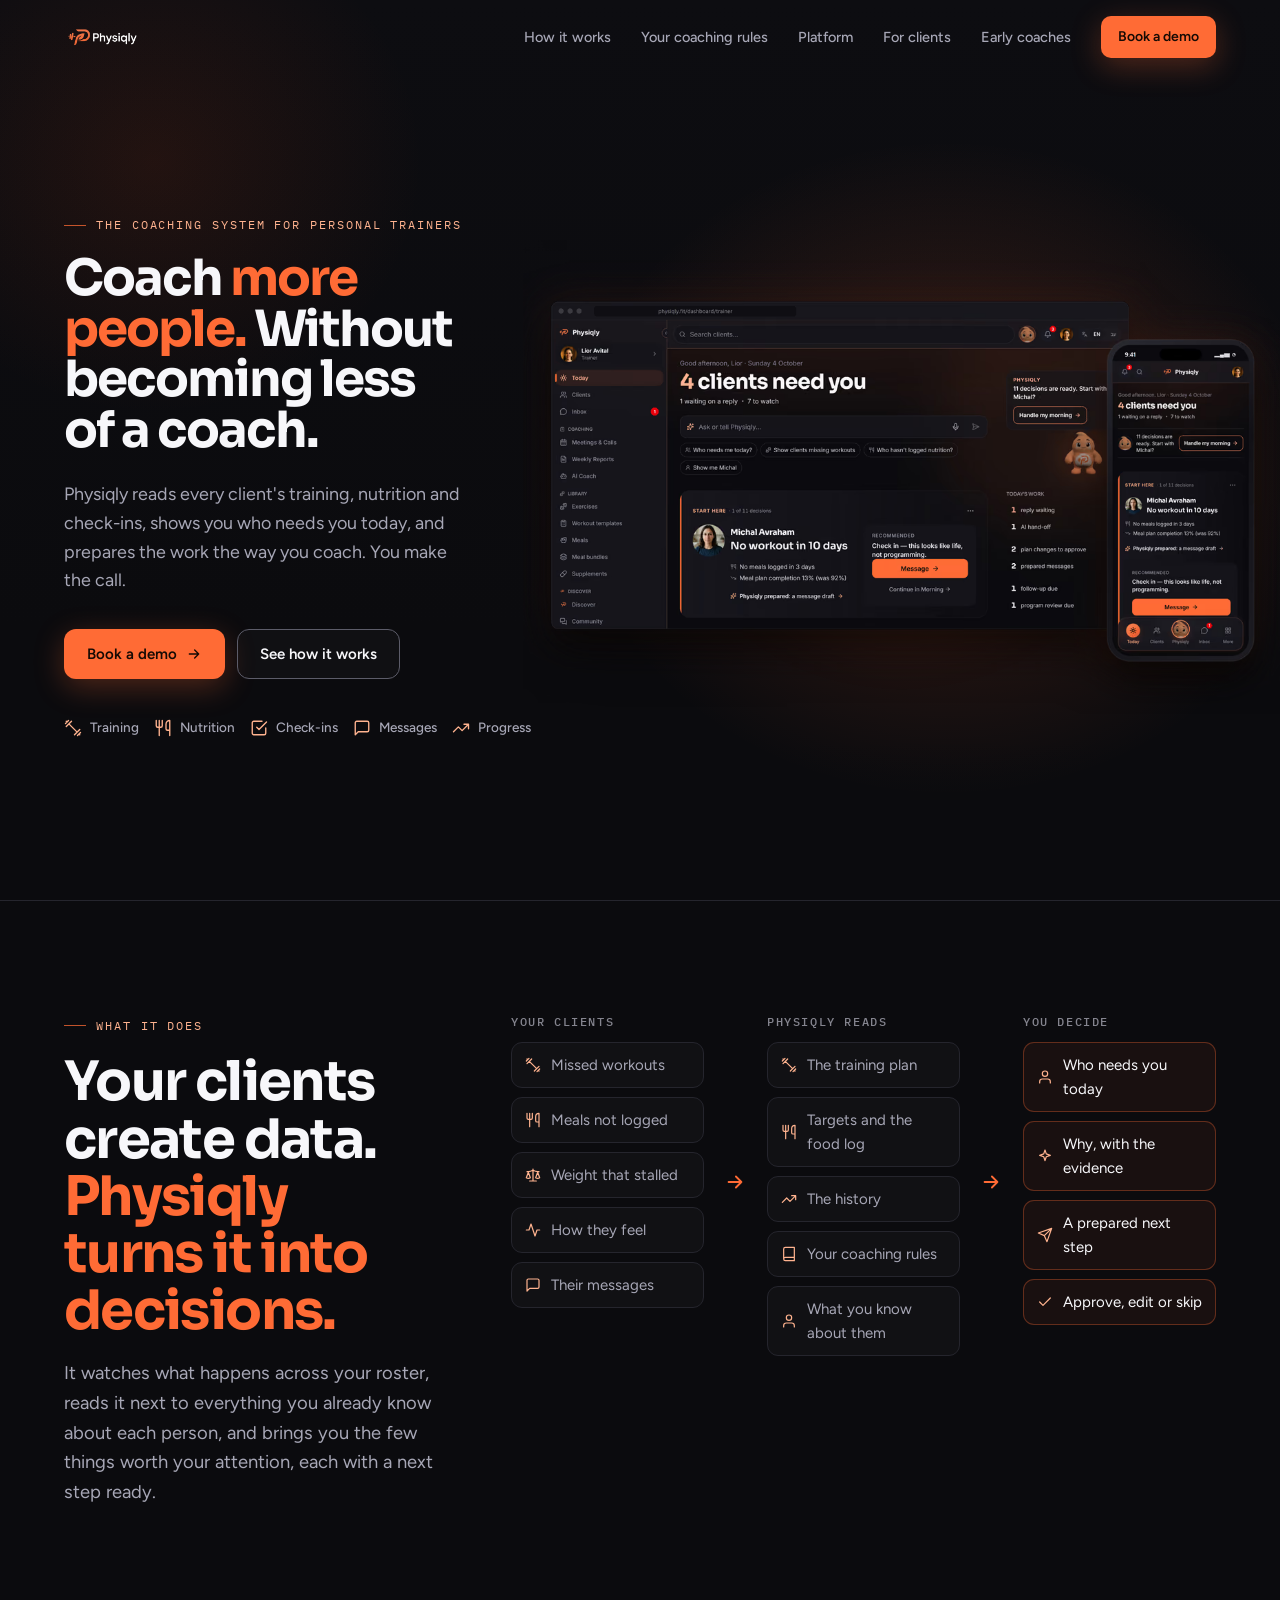
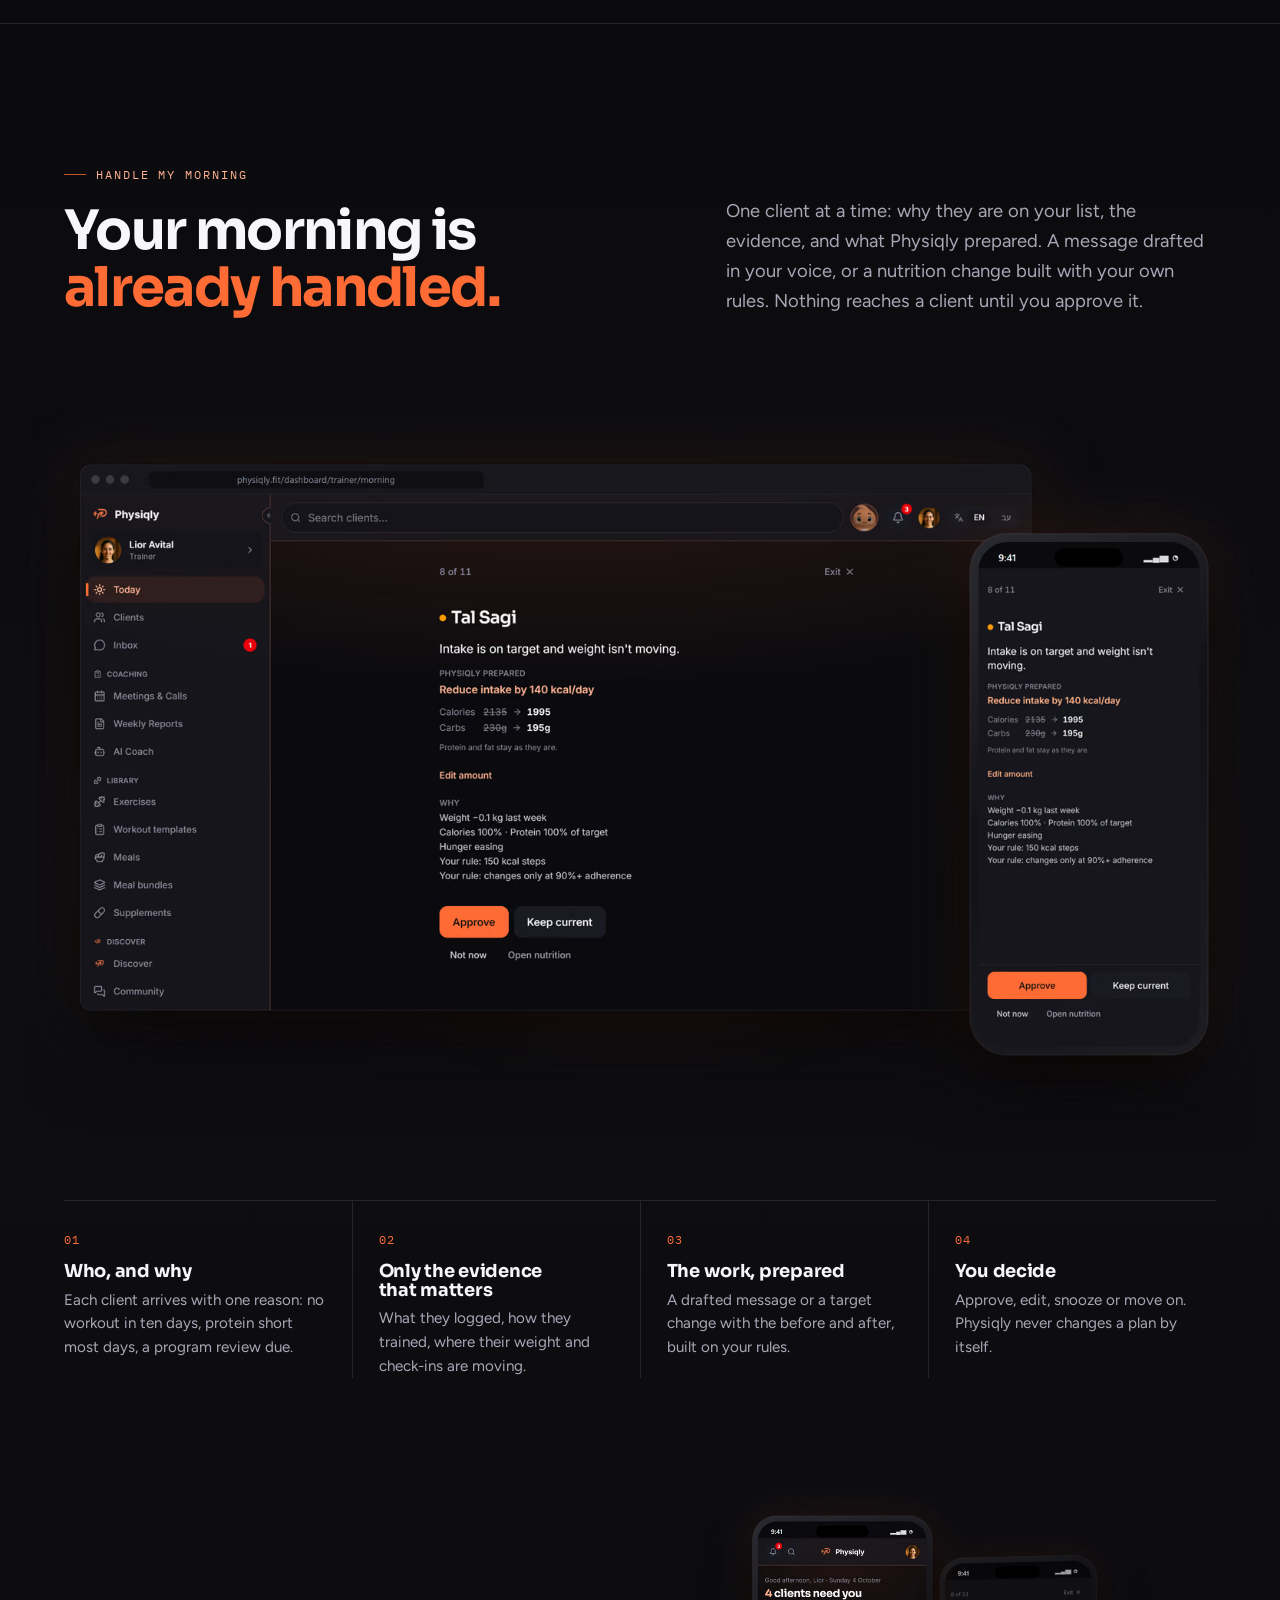
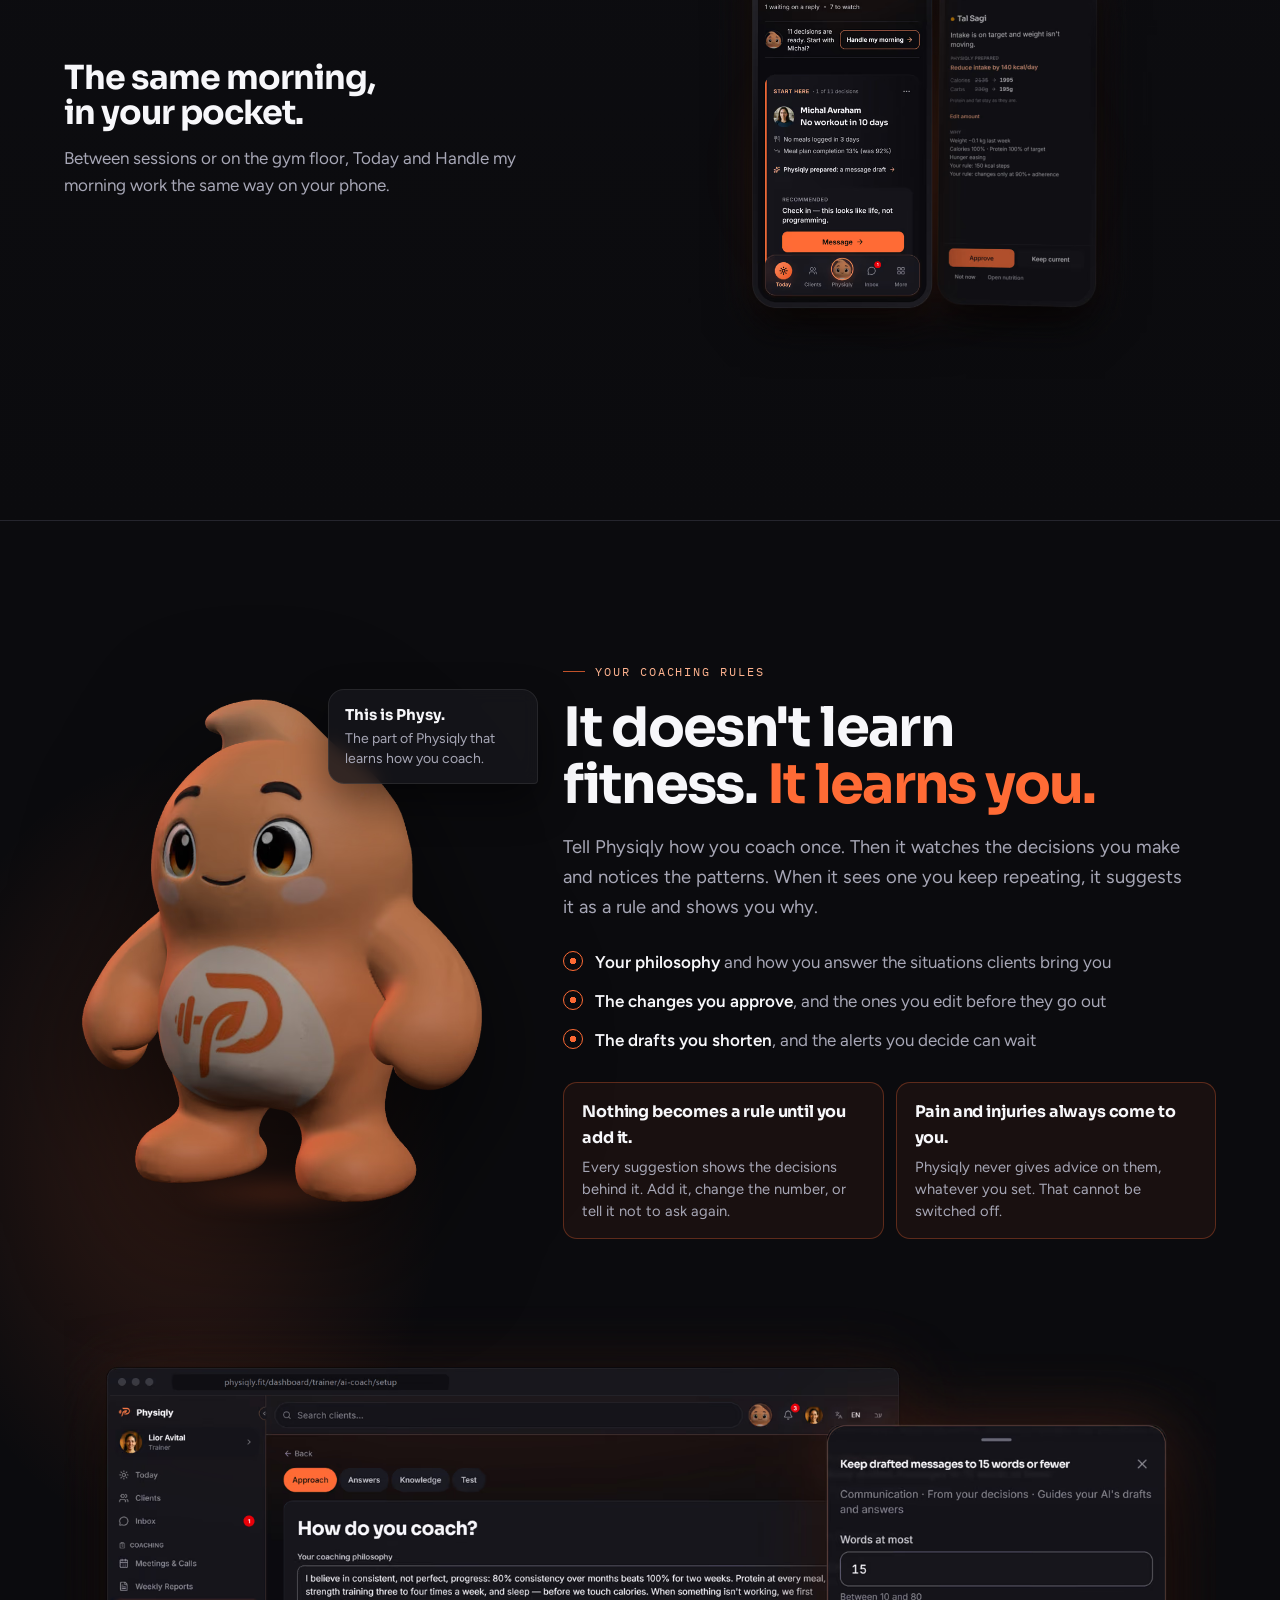
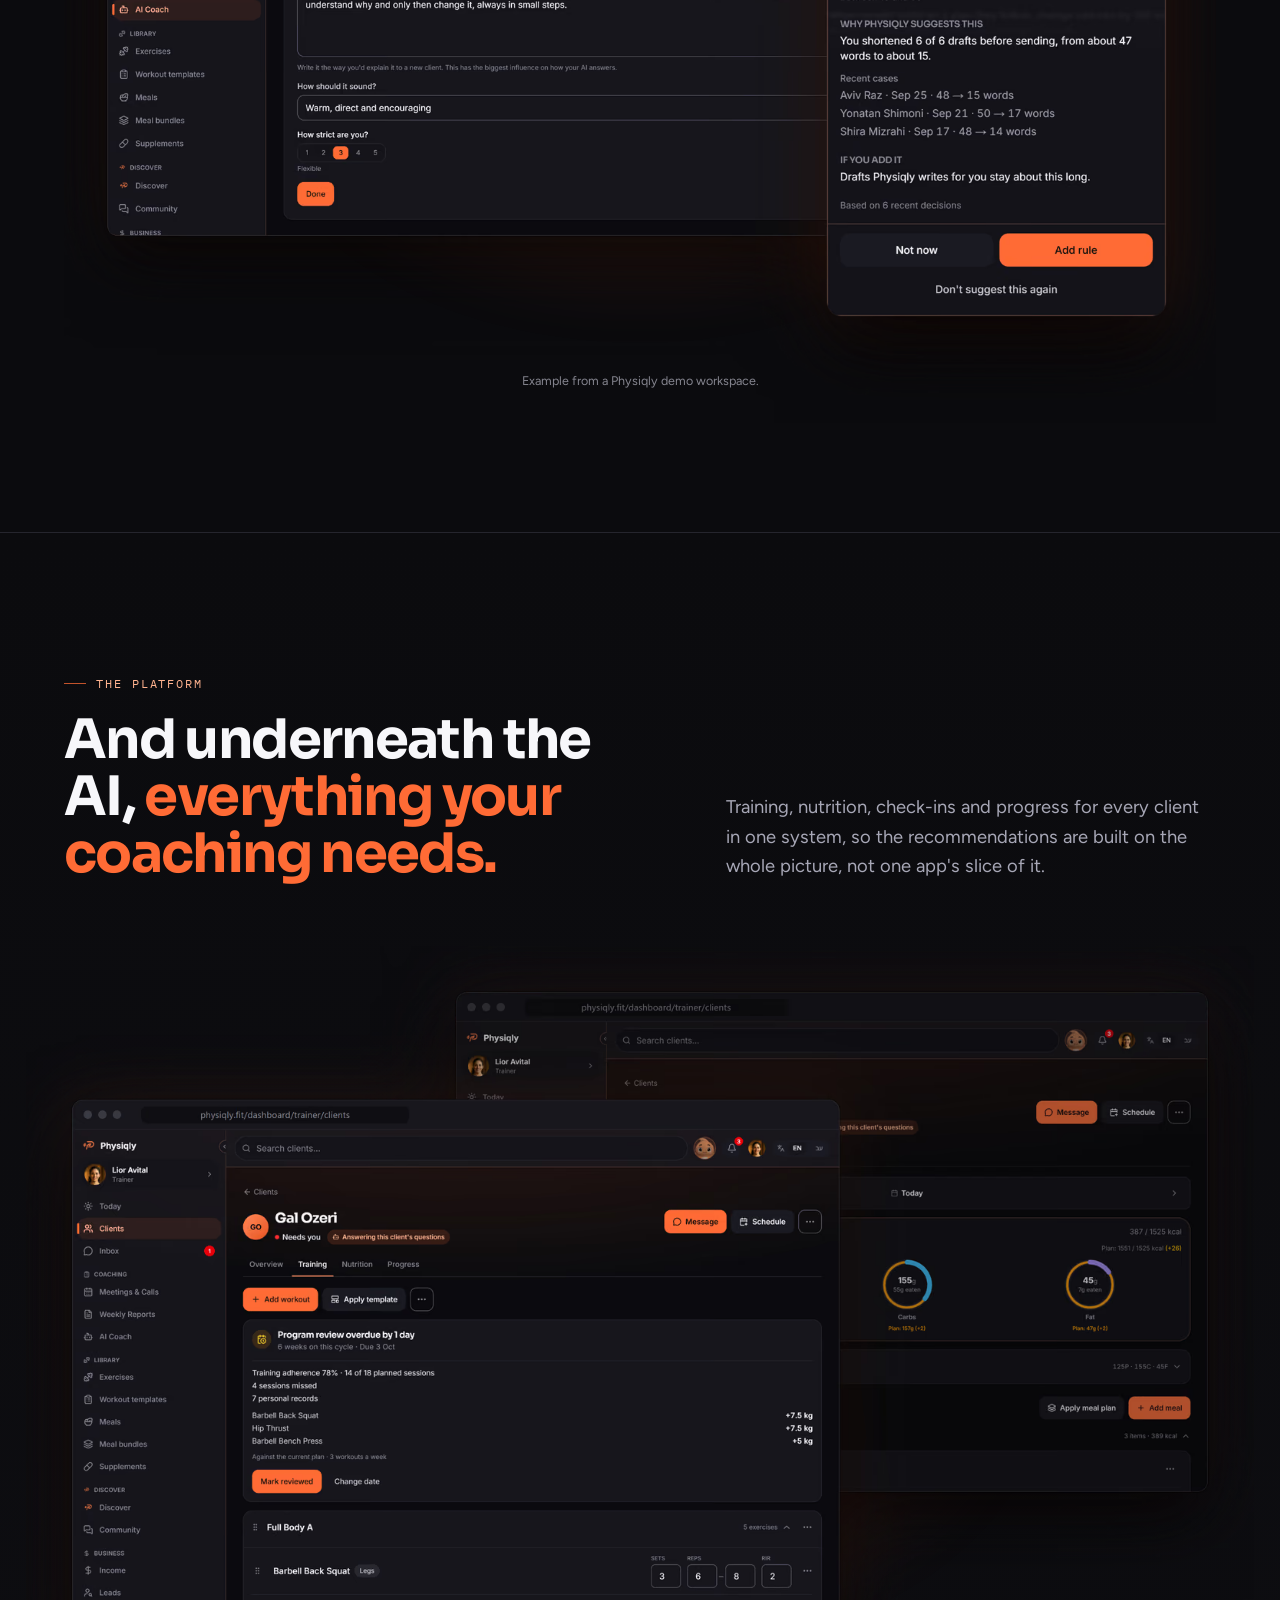
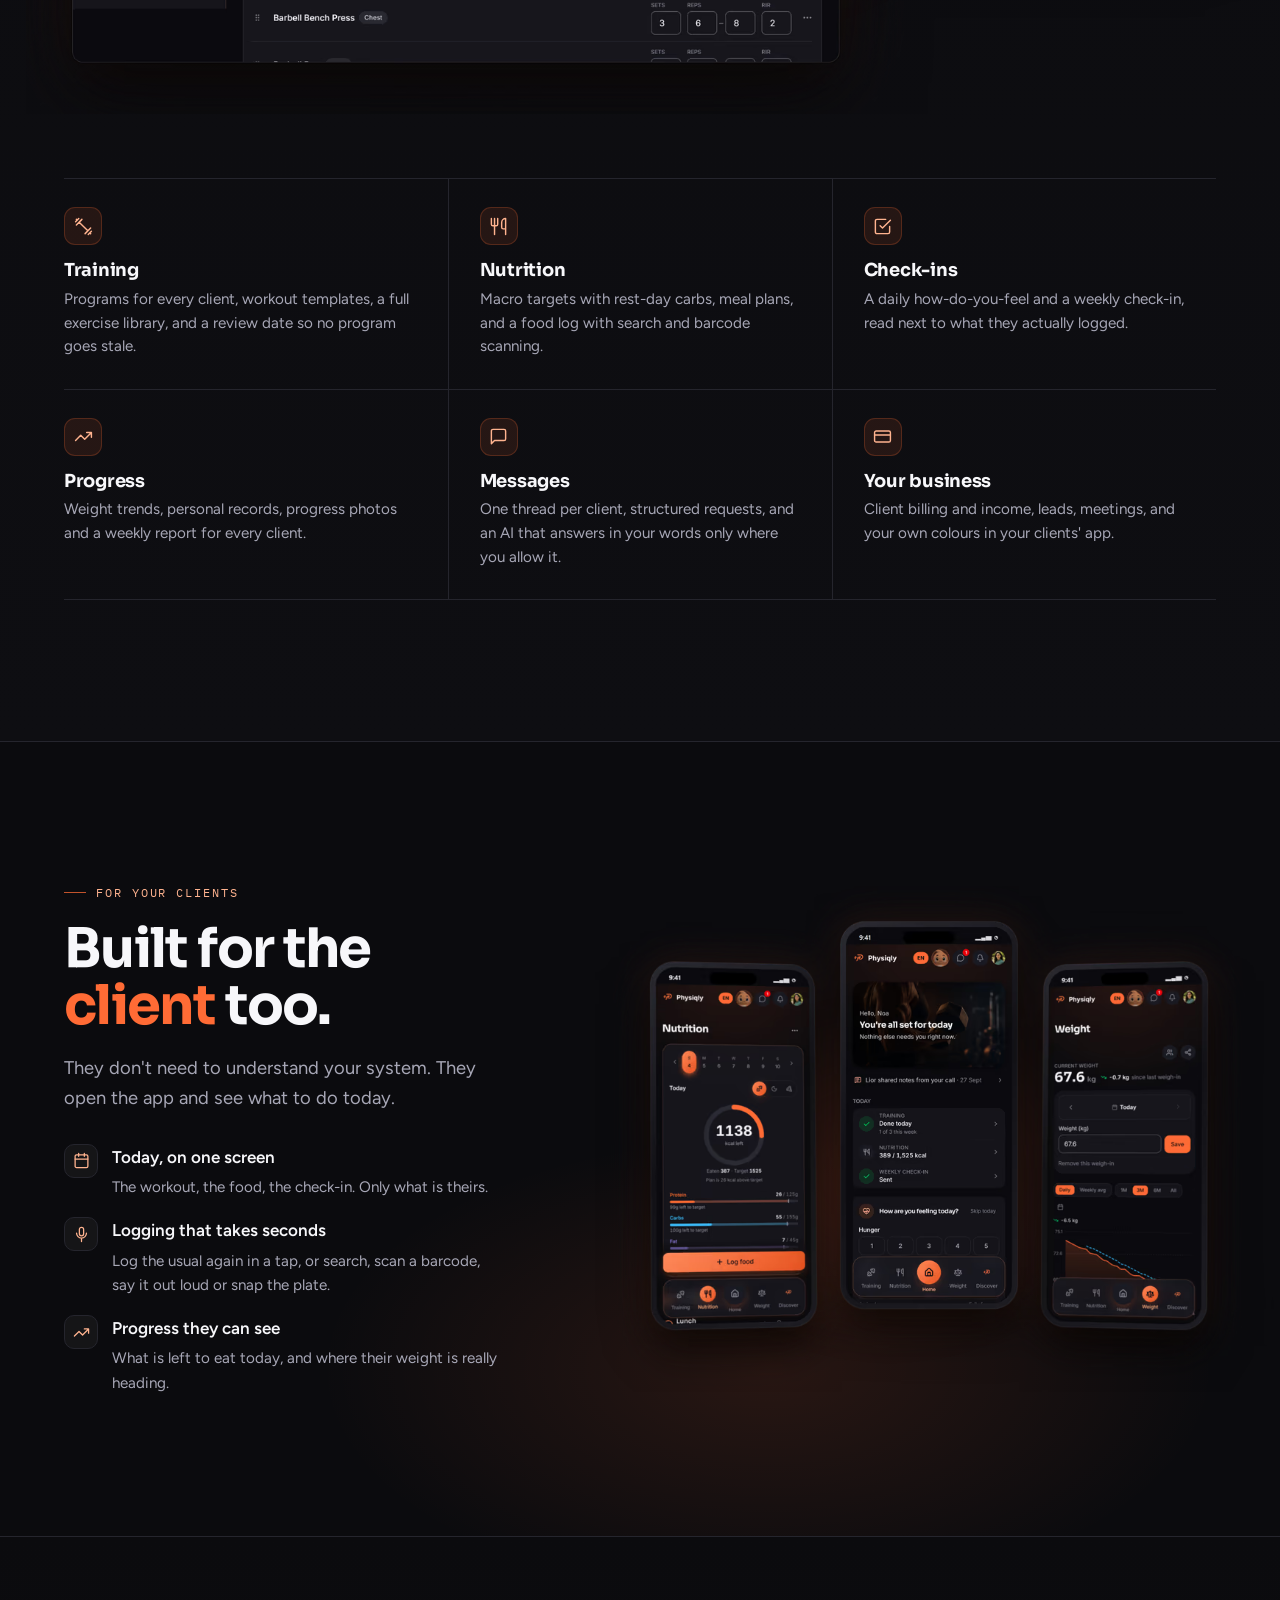
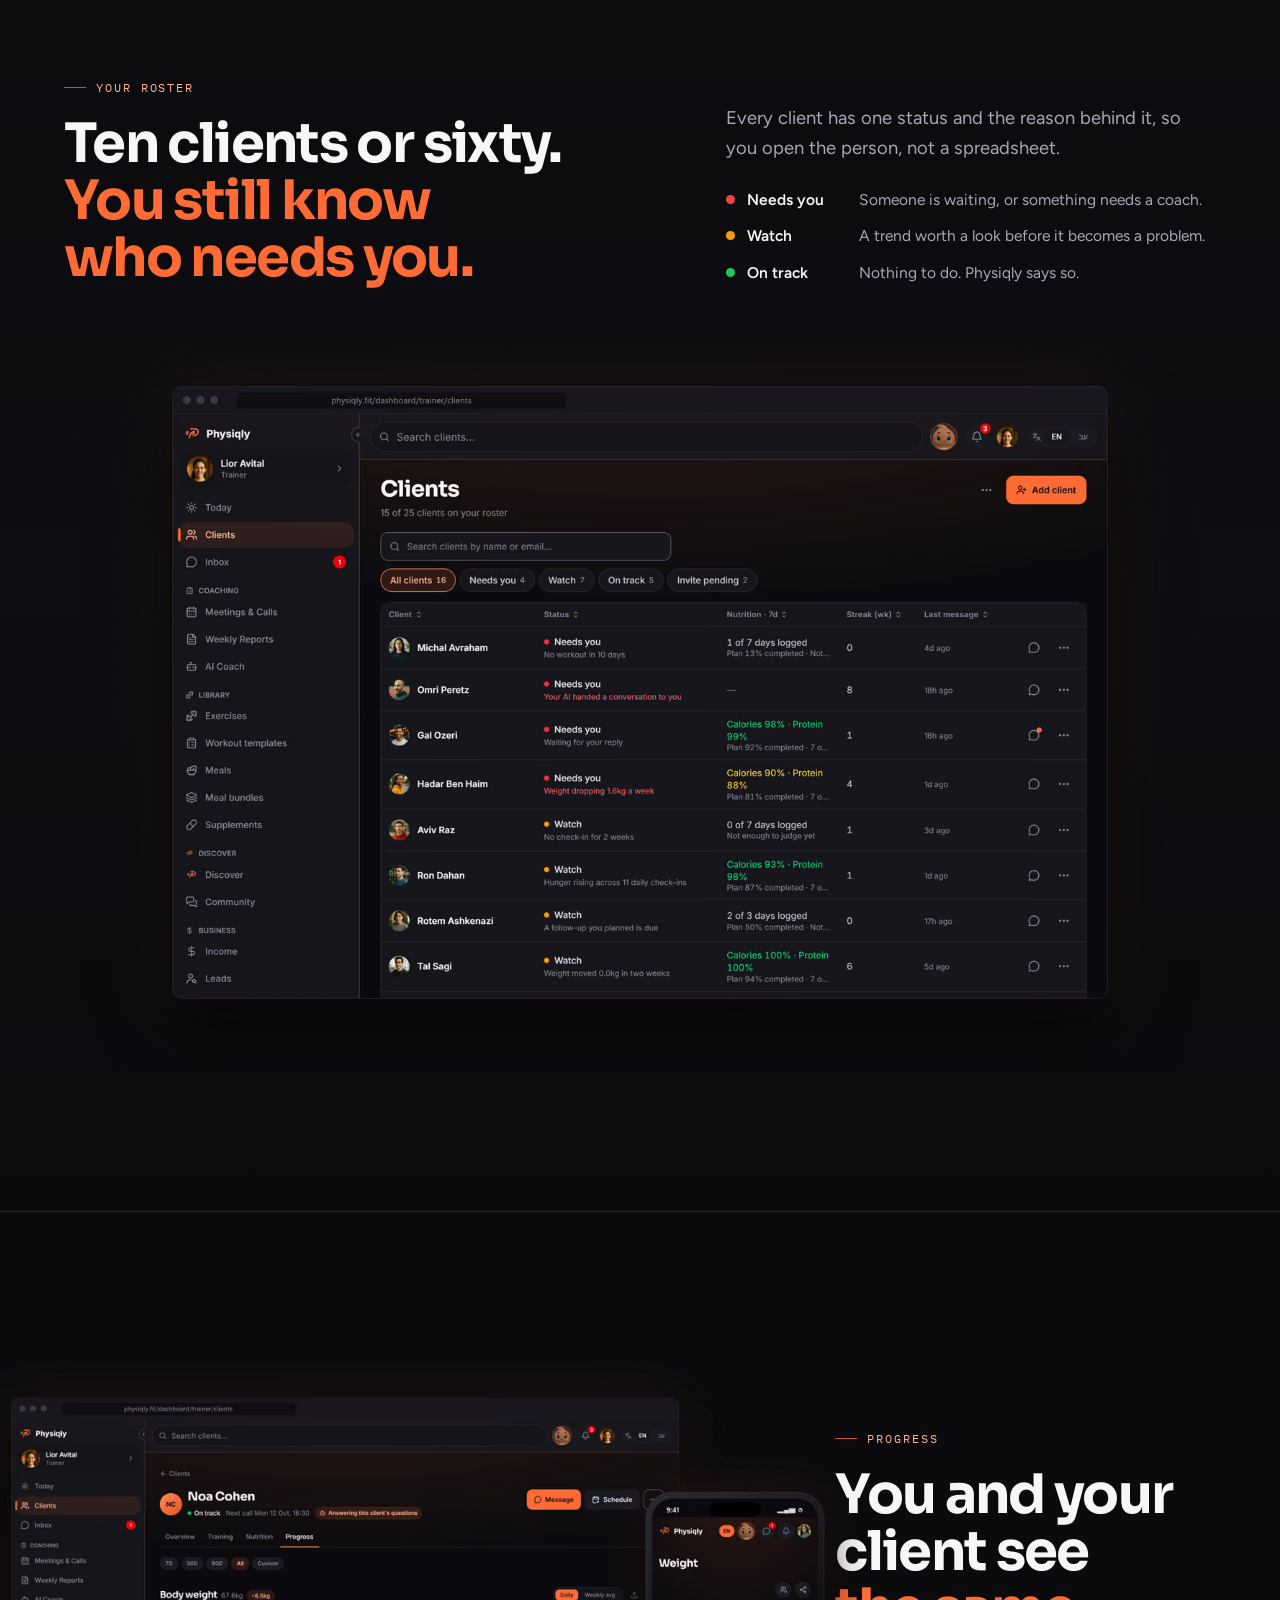
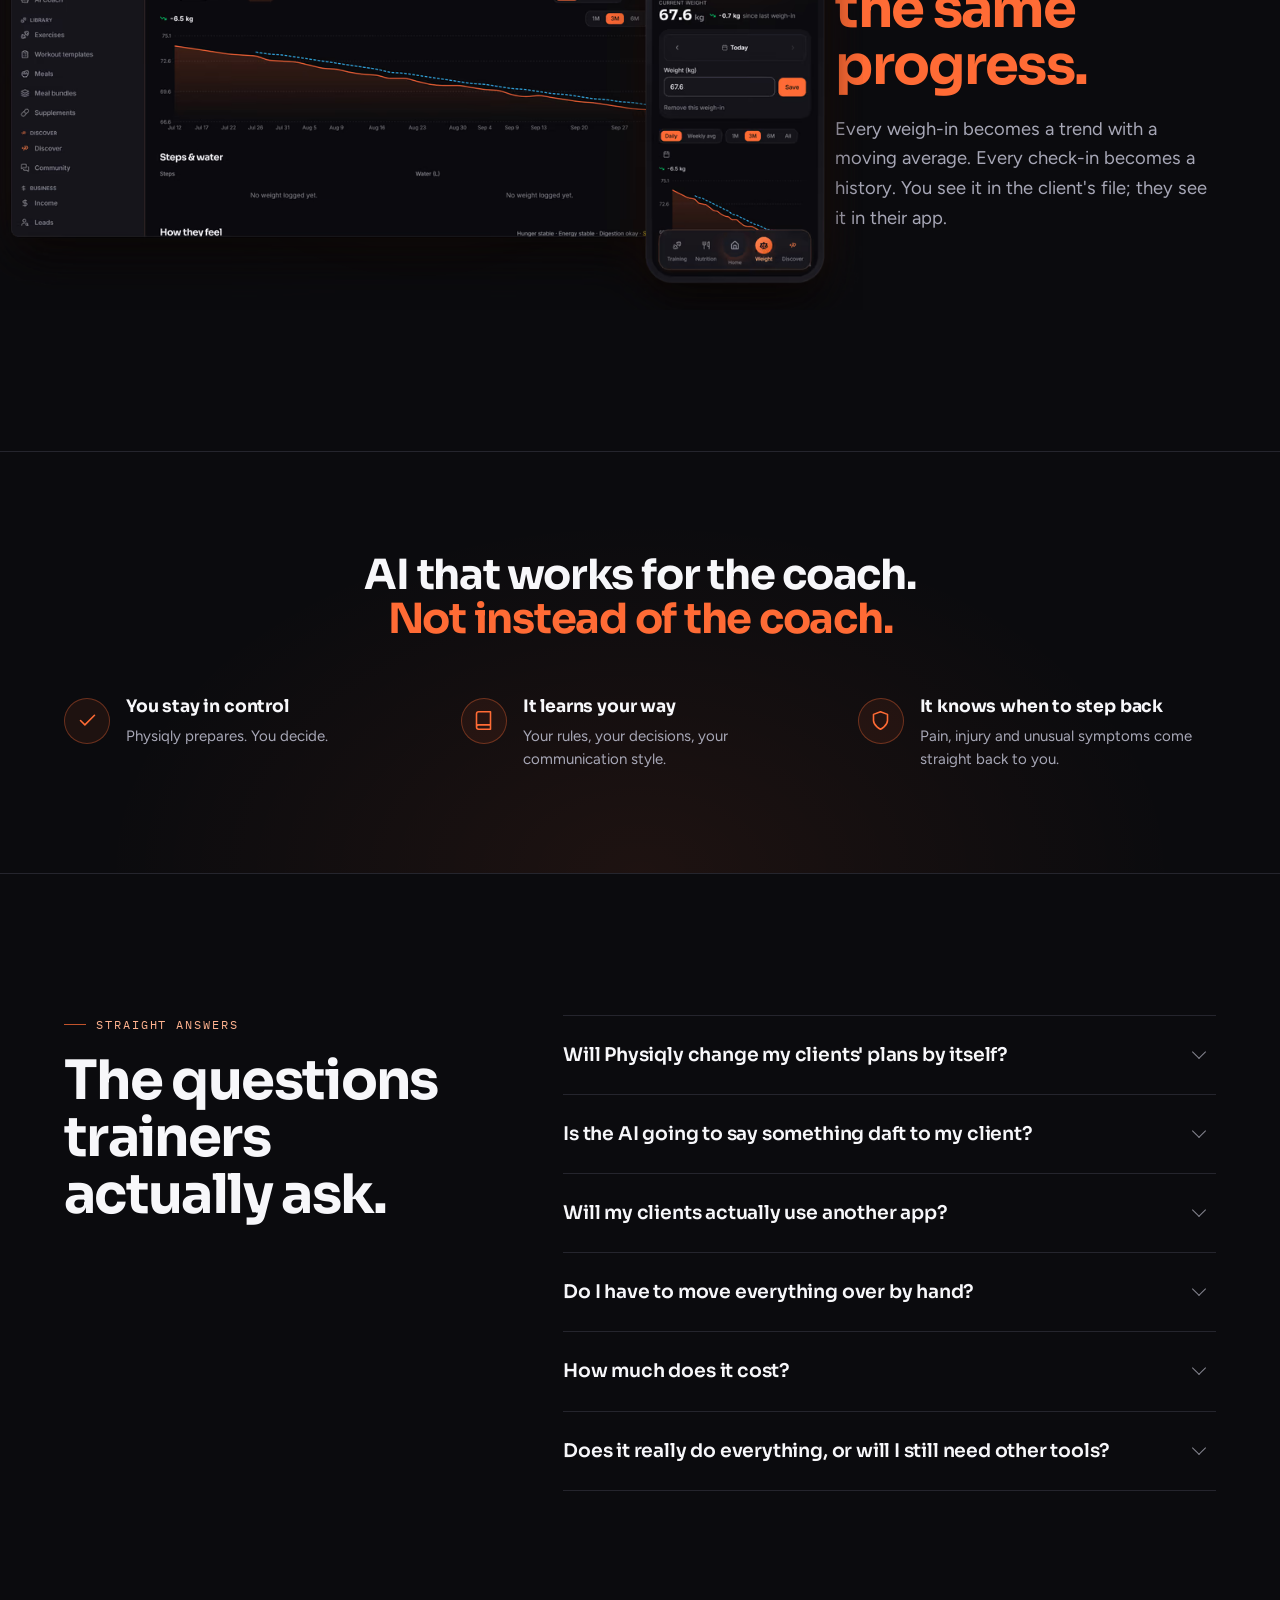
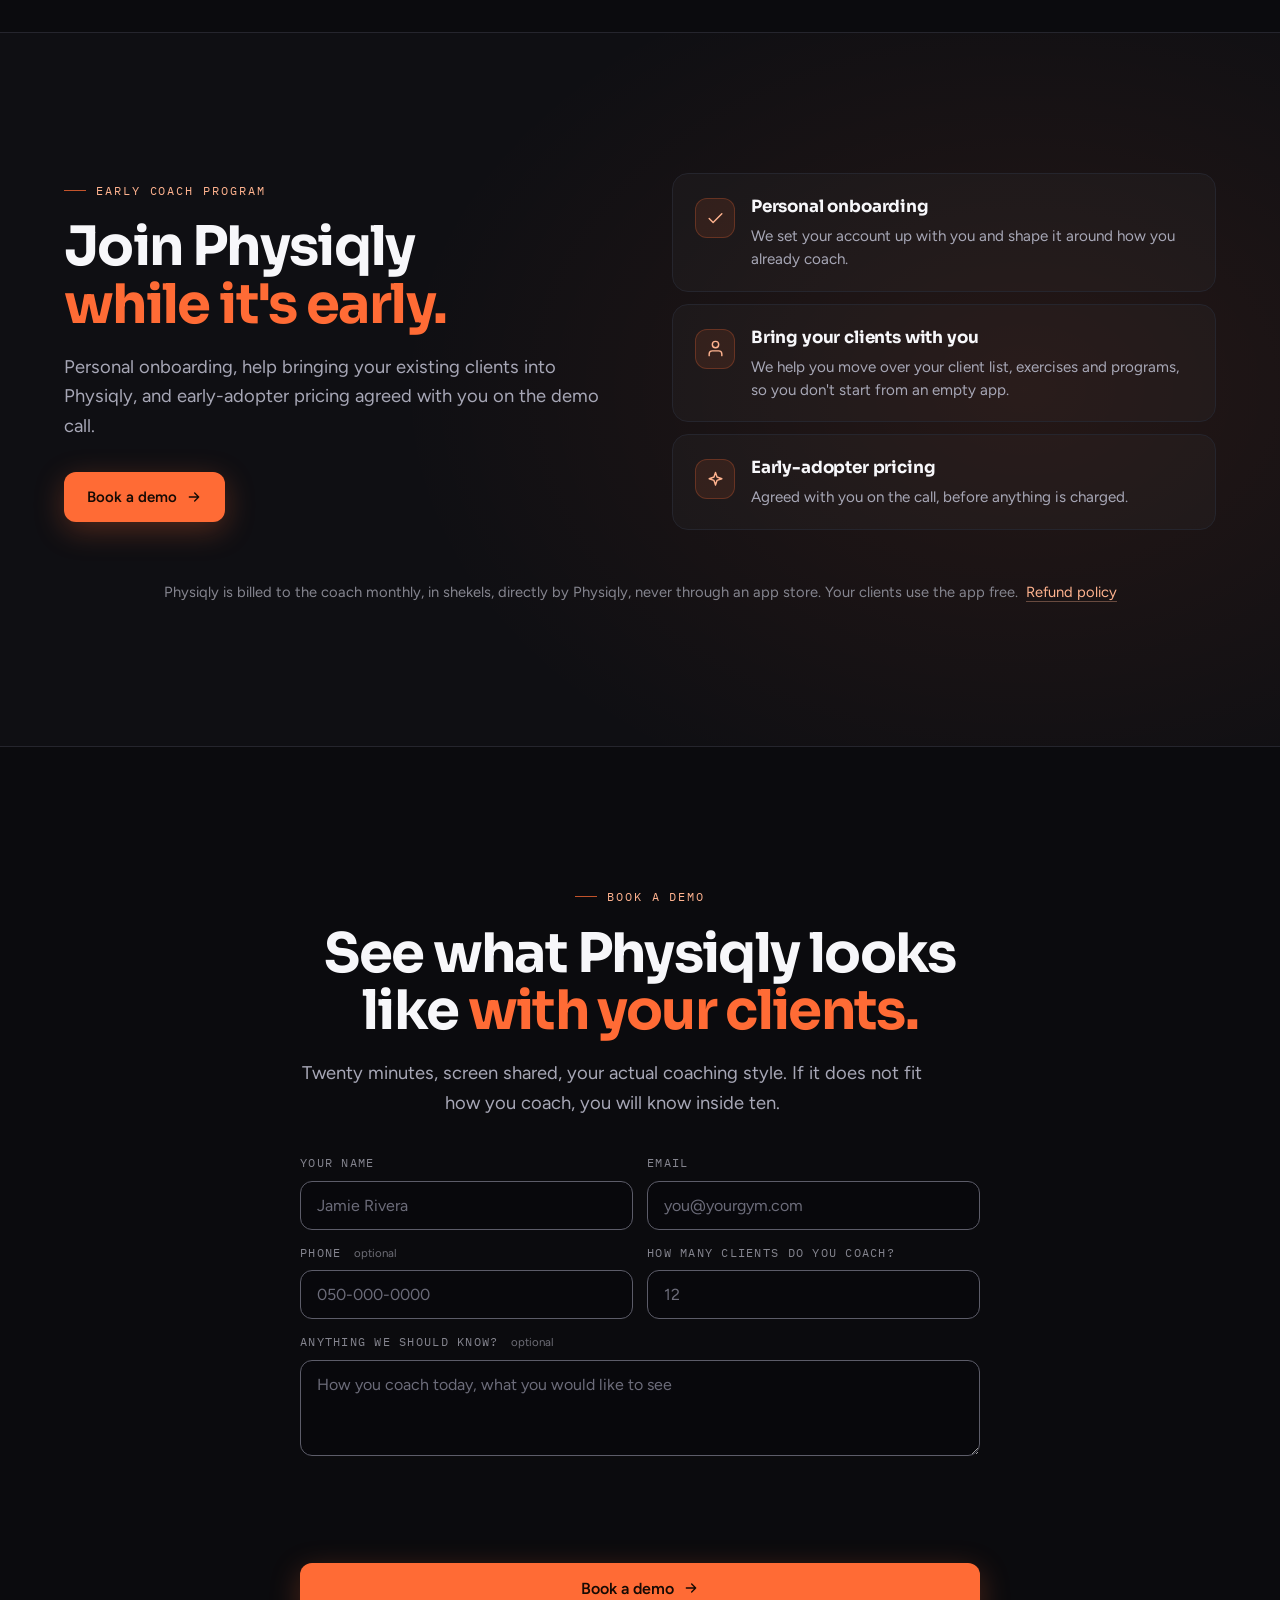
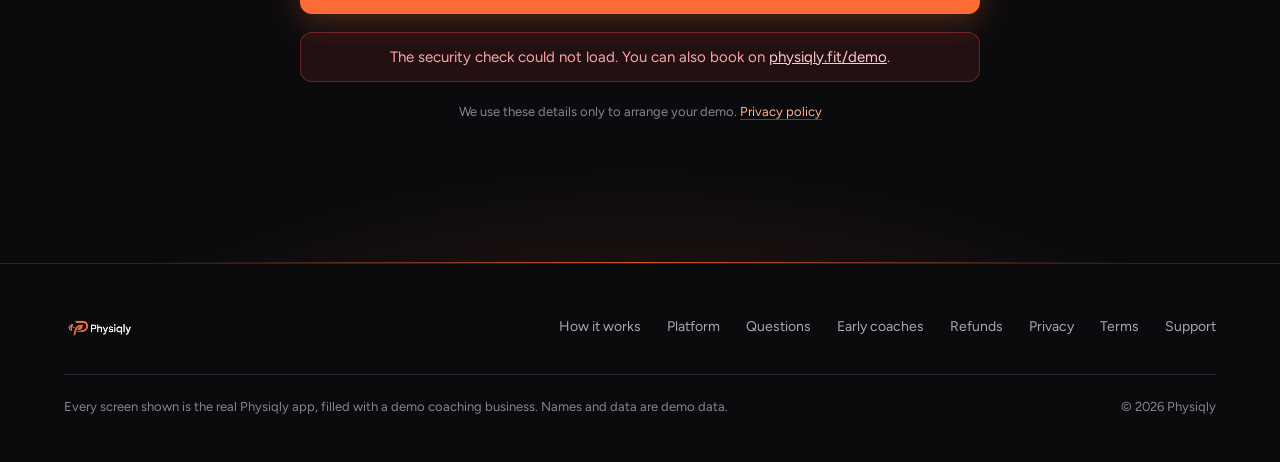
<file: review/new-home/index.html>
<!doctype html>
<html lang="en">
<head>
<meta charset="utf-8">
<meta name="viewport" content="width=device-width, initial-scale=1, viewport-fit=cover">
<title>Physiqly. Coach more people without becoming less of a coach.</title>
<meta name="description" content="Physiqly watches every client's training, nutrition and check-ins, shows you who needs you today, and prepares the work the way you coach. You approve every change.">
<meta name="theme-color" content="#0b0b0e">
<meta name="robots" content="noindex">

<!-- DEPLOY STEP: patch og:url and og:image with the live absolute URL before zipping -->
<link rel="canonical" href="REPLACE_WITH_LIVE_URL/">
<meta property="og:type" content="website">
<meta property="og:title" content="Physiqly. Coach more people without becoming less of a coach.">
<meta property="og:description" content="Who needs you today, the evidence, and the work prepared the way you coach. You decide.">
<meta property="og:url" content="REPLACE_WITH_LIVE_URL">
<meta property="og:image" content="REPLACE_WITH_LIVE_URL/assets/og-image.jpg">
<meta property="og:image:width" content="1200">
<meta property="og:image:height" content="630">
<meta property="og:image:alt" content="Physiqly's Today screen for a trainer: four clients need you, with the first decision ready">
<meta name="twitter:card" content="summary_large_image">

<link rel="icon" href="data:image/svg+xml,%3Csvg xmlns='http://www.w3.org/2000/svg' viewBox='0 0 32 32'%3E%3Crect width='32' height='32' rx='7' fill='%230b0b0e'/%3E%3Cpath d='M11 25V9.5a1 1 0 0 1 1-1h5.6a5.2 5.2 0 0 1 0 10.4H14' stroke='%23ff6b35' stroke-width='3.1' fill='none' stroke-linecap='round' stroke-linejoin='round'/%3E%3Cpath d='M6.5 12.5v6M9 11v9' stroke='%23ff6b35' stroke-width='2.1' stroke-linecap='round'/%3E%3C/svg%3E">

<link rel="apple-touch-icon" href="assets/apple-touch-icon.png">
<link rel="preconnect" href="https://fonts.googleapis.com">
<link rel="preconnect" href="https://fonts.gstatic.com" crossorigin>
<link href="https://fonts.googleapis.com/css2?family=Sora:wght@600;700&family=Figtree:wght@400;500;600&family=IBM+Plex+Mono:wght@400;500&display=swap" rel="stylesheet">
<link rel="preload" as="image" type="image/avif" media="(min-width:761px)" imagesrcset="assets/product/01-hero-trainer-home-1100.avif 1100w, assets/product/01-hero-trainer-home-1600.avif 1600w, assets/product/01-hero-trainer-home-2400.avif 2400w" imagesizes="(max-width:1100px) 100vw, 70vw" fetchpriority="high">
<link rel="preload" as="image" type="image/avif" media="(max-width:760px)" imagesrcset="assets/product/m01-hero-600.avif 600w, assets/product/m01-hero-900.avif 900w, assets/product/m01-hero-1200.avif 1200w" imagesizes="100vw" fetchpriority="high">

<style>
/* ============================================================
   TOKENS - the same canvas, accent and type as the app
   ============================================================ */
:root{
  --canvas:#0b0b0e;
  --canvas-2:#0f0f13;
  --panel:#16161c;
  --panel-2:#1a1a21;
  --accent:#ff6b35;
  --accent-hover:#ff8a5b;
  --accent-muted:#ffb38f;
  --ember:#c44113;
  --text-primary:#f7f7fa;
  --text-secondary:#a7a7b6;
  --text-faint:#85858f;
  --hairline:#25252d;
  --border-interactive:#5c5c69;

  --font-display:"Sora",system-ui,sans-serif;
  --font-body:"Figtree",system-ui,sans-serif;
  --font-mono:"IBM Plex Mono",ui-monospace,monospace;

  --ease:cubic-bezier(.22,.61,.36,1);
  --ease-out:cubic-bezier(.16,1,.3,1);

  --maxw:1240px;
  --gut:clamp(20px,5vw,64px);
}

*,*::before,*::after{box-sizing:border-box}
html,body{overflow-x:hidden;overflow-x:clip}
html{scroll-behavior:smooth;-webkit-text-size-adjust:100%}
body{
  margin:0;background:var(--canvas);color:var(--text-primary);
  font-family:var(--font-body);font-weight:400;font-size:17px;line-height:1.6;
  -webkit-font-smoothing:antialiased;
}
img{max-width:100%;height:auto;display:block}
a{color:inherit}
h1,h2,h3{font-family:var(--font-display);font-weight:700;line-height:1.05;letter-spacing:-.03em;margin:0;text-wrap:balance}
p{margin:0}
em.o{font-style:normal;color:var(--accent)}

.skip{position:absolute;left:-9999px;top:0;z-index:200;background:var(--accent);color:#140b06;
  padding:12px 18px;border-radius:0 0 10px 0;font-weight:500}
.skip:focus{left:0}
:focus-visible{outline:2px solid var(--accent);outline-offset:3px;border-radius:4px}
.vh{position:absolute;width:1px;height:1px;overflow:hidden;clip:rect(0 0 0 0);white-space:nowrap}

/* ============================================================
   NAV
   ============================================================ */
.nav{
  position:fixed;top:0;left:0;right:0;z-index:90;
  display:flex;align-items:center;justify-content:space-between;
  padding:16px var(--gut);
  transition:background .5s var(--ease),backdrop-filter .5s var(--ease),border-color .5s var(--ease);
  border-bottom:1px solid transparent;
}
.nav.solid,.nav.open{background:rgba(11,11,14,.8);backdrop-filter:blur(14px);-webkit-backdrop-filter:blur(14px);border-bottom-color:var(--hairline)}
.nav-logo{display:flex;align-items:center;text-decoration:none}
.nav-logo img{height:26px;width:auto}
.nav-right{display:flex;align-items:center;gap:clamp(14px,2.4vw,30px)}
.nav-link{
  font-size:14.5px;font-weight:500;color:var(--text-secondary);text-decoration:none;
  transition:color .35s var(--ease);
}
.nav-link:hover{color:var(--text-primary)}
@media (max-width:900px){.nav-link.hide-sm{display:none}}
.menu-btn{display:none;width:44px;height:44px;border-radius:12px;border:1px solid var(--hairline);background:rgba(255,255,255,.03);color:var(--text-primary);cursor:pointer;place-items:center;padding:0}
.menu-btn svg{width:20px;height:20px}
.menu{position:absolute;left:var(--gut);right:var(--gut);top:calc(100% + 6px);padding:8px;border-radius:16px;
  background:rgba(18,18,23,.97);border:1px solid var(--hairline);box-shadow:0 24px 60px rgba(0,0,0,.6);display:grid}
.menu[hidden]{display:none}
.menu a{padding:13px 14px;border-radius:10px;text-decoration:none;color:var(--text-primary);font-weight:500}
.menu a:hover,.menu a:focus-visible{background:rgba(255,255,255,.05)}
@media (max-width:900px){.menu-btn{display:grid}.nav-right{gap:10px}}
@media (min-width:901px){.menu{display:none!important}}

.btn{
  display:inline-flex;align-items:center;justify-content:center;gap:9px;
  font-family:var(--font-body);font-weight:600;font-size:15px;
  padding:12px 22px;border-radius:12px;border:1px solid transparent;
  text-decoration:none;cursor:pointer;
  transition:background .38s var(--ease),color .38s var(--ease),transform .38s var(--ease-out),box-shadow .38s var(--ease),border-color .38s var(--ease);
}
.btn svg{width:16px;height:16px;flex:none}
.btn-primary{background:var(--accent);color:#160a04;box-shadow:0 8px 30px rgba(255,107,53,.28)}
.btn-primary:hover{background:var(--accent-hover);transform:translateY(-2px);box-shadow:0 12px 38px rgba(255,107,53,.38)}
.btn-ghost{border-color:var(--border-interactive);color:var(--text-primary);background:rgba(255,255,255,.02)}
.btn-ghost:hover{border-color:var(--accent);color:var(--accent-muted);transform:translateY(-2px)}
.btn-sm{padding:9px 16px;font-size:14px;border-radius:10px}
@media (pointer:coarse){.btn{min-height:44px}}

/* ============================================================
   SHARED SECTION GRAMMAR
   ============================================================ */
main{position:relative;z-index:2}
.section{padding:clamp(96px,11vw,168px) var(--gut);position:relative}
.wrap{max-width:var(--maxw);margin:0 auto;position:relative}
.kicker{
  font-family:var(--font-mono);font-size:12px;letter-spacing:.16em;text-transform:uppercase;
  color:var(--accent-muted);margin-bottom:18px;display:flex;align-items:center;gap:10px;
}
.kicker::before{content:"";width:22px;height:1px;background:var(--accent);opacity:.75;flex:none}
.kicker.center{justify-content:center}
h2{font-size:clamp(2rem,4.4vw,3.4rem)}
.lede{margin-top:20px;color:var(--text-secondary);font-size:clamp(1.02rem,1.45vw,1.15rem);line-height:1.62;max-width:52ch}
.center{text-align:center}
.center .lede{margin-left:auto;margin-right:auto}

/* glow that sits behind product visuals */
.glow{position:relative;isolation:isolate}
.glow::before{
  content:"";position:absolute;inset:6% 4% 0;z-index:-1;pointer-events:none;
  background:radial-gradient(50% 50% at 50% 55%,rgba(255,107,53,.22),rgba(255,107,53,0) 70%);
  filter:blur(20px);
}
.shot{width:100%;height:auto}
.shot-note{
  margin-top:-4.5%;position:relative;text-align:center;font-size:12.5px;color:var(--text-faint);
}

/* ============================================================
   ENTRANCES
   ============================================================ */
.rv .part{opacity:0;transform:translateY(26px);
  transition:opacity .9s var(--ease-out),transform .9s var(--ease-out)}
.rv.in .part{opacity:1;transform:none}
.rv.in .part:nth-child(2){transition-delay:.08s}
.rv.in .part:nth-child(3){transition-delay:.16s}
.rv.in .part:nth-child(4){transition-delay:.24s}
.rv.in .part:nth-child(5){transition-delay:.32s}
.rv.done .part,.rv.done .part:nth-child(n){transition-delay:0s}

/* ============================================================
   HERO - words on the left, the real Trainer Home bleeding off the right
   ============================================================ */
.hero{
  position:relative;min-height:min(100svh,980px);overflow:hidden;isolation:isolate;
  padding:clamp(120px,15vh,168px) var(--gut) clamp(72px,9vh,110px);
  display:flex;align-items:center;
}
.hero::before{
  content:"";position:absolute;inset:0;z-index:-2;pointer-events:none;
  background:
    radial-gradient(42% 52% at 74% 52%,rgba(255,107,53,.20),transparent 70%),
    radial-gradient(30% 40% at 12% 18%,rgba(196,65,19,.12),transparent 70%),
    linear-gradient(180deg,#0d0d11 0%,#0b0b0e 70%);
}
.hero::after{
  content:"";position:absolute;left:0;right:0;bottom:0;height:160px;z-index:-1;pointer-events:none;
  background:linear-gradient(180deg,transparent,var(--canvas));
}
.hero-grid{width:100%;max-width:1440px;margin:0 auto;display:grid;grid-template-columns:minmax(0,29.5rem) minmax(0,1fr);gap:clamp(28px,4vw,64px);align-items:center}
.hero-copy{position:relative;z-index:2}
.hero h1{font-size:clamp(2.5rem,3.9vw,3.6rem);line-height:1.02;letter-spacing:-.04em}
.hero-sub{margin-top:24px;color:var(--text-secondary);font-size:clamp(1.05rem,1.4vw,1.2rem);line-height:1.6;max-width:36ch}
.hero-cta{margin-top:34px;display:flex;gap:12px;flex-wrap:wrap}
.hero-note{margin-top:18px;font-family:var(--font-mono);font-size:11.5px;letter-spacing:.07em;color:var(--text-faint)}
.hero-visual{position:relative}
.hero-visual img{width:calc(100% + var(--gut) + 5vw);max-width:none;margin-left:-5vw}
.hero-pillars{margin-top:38px;display:flex;gap:10px 15px;flex-wrap:wrap}
.pillar{display:flex;align-items:center;gap:8px;color:var(--text-secondary);font-size:13.5px;font-weight:500}
.pillar svg{width:18px;height:18px;color:var(--accent-muted)}
@media (max-width:1100px){
  .hero-grid{grid-template-columns:1fr}
  .hero{display:block;min-height:0}
  .hero-copy{max-width:40rem}
  .hero-visual{margin:18px calc(var(--gut) * -1) 0}
  .hero-visual img{width:100%;max-width:none}
}
@media (max-width:760px){
  .hero{padding-top:108px}
  .hero h1{font-size:clamp(2.35rem,10.4vw,3.1rem)}
  .hero-visual{margin:22px calc(var(--gut) * -1) 0;max-width:none}
  .hero-visual img{width:100%;margin:0}
  .hero-pillars{gap:14px 20px}
}
@media (max-width:420px){.hero-cta .btn{flex:1 1 100%}}

/* ============================================================
   FLOW - client data in, decisions out (words only, no fake UI)
   ============================================================ */
.s-flow{border-top:1px solid var(--hairline);padding-top:clamp(80px,9vw,128px);padding-bottom:clamp(80px,9vw,128px)}
.flow-grid{display:grid;grid-template-columns:1.05fr 2fr;gap:clamp(36px,6vw,90px);align-items:start}
.flow{display:grid;grid-template-columns:1fr auto 1fr auto 1fr;gap:clamp(12px,1.6vw,22px);align-items:stretch}
.flow-col h3{font-family:var(--font-mono);font-weight:500;font-size:11.5px;letter-spacing:.14em;text-transform:uppercase;color:var(--text-faint);margin-bottom:14px}
.flow-col ul{list-style:none;margin:0;padding:0;display:grid;gap:9px}
.flow-col li{display:flex;gap:10px;align-items:center;font-size:15px;color:var(--text-secondary);
  padding:10px 13px;border-radius:11px;background:rgba(255,255,255,.025);border:1px solid var(--hairline)}
.flow-col li svg{width:16px;height:16px;color:var(--accent-muted);flex:none}
.flow-col.out li{color:var(--text-primary);border-color:rgba(255,107,53,.32);background:rgba(255,107,53,.06)}
.flow-arrow{align-self:center;color:var(--accent);opacity:.8}
.flow-arrow svg{width:22px;height:22px}
@media (max-width:1000px){.flow-grid{grid-template-columns:1fr}}
@media (max-width:700px){
  .flow{grid-template-columns:1fr}
  .flow-arrow{justify-self:center}
  .flow-arrow svg{transform:rotate(90deg)}
  .flow-col ul{display:flex;flex-wrap:wrap;gap:8px}
  .flow-col li{padding:8px 11px;font-size:14px}
}

/* ============================================================
   MORNING
   ============================================================ */
.s-morning{background:linear-gradient(180deg,var(--canvas),#0e0e12 40%,var(--canvas));border-top:1px solid var(--hairline)}
.head-row{display:grid;grid-template-columns:1.1fr .9fr;gap:clamp(28px,5vw,80px);align-items:end}
.head-row .lede{margin-top:0}
.big-visual{margin-top:clamp(40px,5vw,64px)}
.big-visual.bleed{margin-left:calc(var(--gut) * -.6);margin-right:calc(var(--gut) * -.6)}
.steps{margin-top:clamp(36px,4vw,54px);display:grid;grid-template-columns:repeat(4,1fr);gap:0;border-top:1px solid var(--hairline)}
.step{padding:24px clamp(14px,2vw,26px) 0 0}
.step + .step{padding-left:clamp(14px,2vw,26px);border-left:1px solid var(--hairline)}
.step .n{font-family:var(--font-mono);font-size:12px;color:var(--accent);letter-spacing:.08em}
.step h3{margin-top:10px;font-size:1.12rem;letter-spacing:-.015em}
.step p{margin-top:8px;color:var(--text-secondary);font-size:.95rem;line-height:1.55}
@media (max-width:980px){
  .head-row{grid-template-columns:1fr;align-items:start}
  .steps{grid-template-columns:1fr 1fr}
  .step:nth-child(3){padding-left:0;border-left:0}
}
@media (max-width:560px){
  .steps{grid-template-columns:1fr}
  .step,.step + .step{padding:20px 0 0;border-left:0}
  .step + .step{border-top:1px solid var(--hairline);margin-top:20px}
}

.pocket{margin-top:clamp(70px,8vw,120px);display:grid;grid-template-columns:.9fr 1.1fr;gap:clamp(30px,5vw,70px);align-items:center}
.pocket h3{font-size:clamp(1.5rem,2.6vw,2.1rem)}
.pocket p{margin-top:14px;color:var(--text-secondary);max-width:42ch}
.pocket .visual{max-width:780px;justify-self:center;width:100%}
@media (max-width:900px){.pocket{grid-template-columns:1fr}.pocket .visual{max-width:460px}}
@media (max-width:760px){.pocket{display:none}}

/* ============================================================
   LEARNS - Physy, the copy, then the real rule screen
   ============================================================ */
.s-learns{border-top:1px solid var(--hairline);overflow:hidden}
.s-learns::before{
  content:"";position:absolute;left:-10%;top:4%;width:60%;height:70%;pointer-events:none;
  background:radial-gradient(50% 50% at 40% 50%,rgba(255,107,53,.16),transparent 70%);
}
.learns-grid{display:grid;grid-template-columns:.8fr 1.2fr;gap:clamp(30px,5vw,80px);align-items:center}
.physy{position:relative;justify-self:center;width:100%;max-width:400px}
.physy img{width:100%;filter:drop-shadow(0 40px 60px rgba(0,0,0,.6))}
.physy-floor{position:absolute;left:12%;right:12%;bottom:-2%;height:40px;border-radius:50%;
  background:radial-gradient(50% 50% at 50% 50%,rgba(255,107,53,.4),transparent 70%);filter:blur(10px);z-index:-1}
.physy-bubble{
  position:absolute;right:-14%;top:-2%;max-width:210px;padding:14px 16px;border-radius:16px 16px 4px 16px;
  background:rgba(22,22,28,.82);border:1px solid rgba(255,255,255,.08);backdrop-filter:blur(8px);-webkit-backdrop-filter:blur(8px);
  font-size:14px;line-height:1.45;color:var(--text-secondary);box-shadow:0 18px 40px rgba(0,0,0,.45)
}
.physy-bubble b{display:block;color:var(--text-primary);font-family:var(--font-display);font-size:15px;margin-bottom:3px}
.checks{list-style:none;margin:26px 0 0;padding:0;display:grid;gap:12px}
.checks li{display:flex;gap:12px;align-items:flex-start;color:var(--text-secondary)}
.checks li::before{
  content:"";flex:none;width:20px;height:20px;border-radius:50%;margin-top:2px;
  border:1.5px solid var(--accent);
  background:radial-gradient(circle at 50% 50%,var(--accent) 0 3px,transparent 3.5px);
}
.checks b{color:var(--text-primary);font-weight:600}
.guards{margin-top:28px;display:grid;grid-template-columns:1fr 1fr;gap:12px}
.guard{padding:16px 18px;border-radius:14px;background:rgba(255,107,53,.06);border:1px solid rgba(255,107,53,.3)}
.guard b{display:block;font-family:var(--font-display);font-size:1rem;letter-spacing:-.01em;margin-bottom:5px}
.guard p{color:var(--text-secondary);font-size:.92rem;line-height:1.5}
@media (max-width:980px){
  .learns-grid{grid-template-columns:1fr}
  .physy{max-width:300px}
}
@media (max-width:560px){.guards{grid-template-columns:1fr}.physy-bubble{right:0;top:-6%;max-width:170px;font-size:13px}}

/* ============================================================
   PLATFORM
   ============================================================ */
.s-platform{border-top:1px solid var(--hairline);background:linear-gradient(180deg,var(--canvas),#0e0e12)}
.features{margin-top:clamp(44px,5vw,70px);display:grid;grid-template-columns:repeat(3,1fr);gap:0;border-top:1px solid var(--hairline)}
.feature{padding:28px clamp(16px,2.4vw,32px) 30px 0;border-bottom:1px solid var(--hairline)}
.feature:not(:nth-child(3n+1)){padding-left:clamp(16px,2.4vw,32px);border-left:1px solid var(--hairline)}
.feature .ico{width:38px;height:38px;border-radius:11px;display:grid;place-items:center;
  background:rgba(255,107,53,.1);color:var(--accent-muted);border:1px solid rgba(255,107,53,.22)}
.feature .ico svg{width:19px;height:19px}
.feature h3{margin-top:16px;font-size:1.12rem;letter-spacing:-.015em}
.feature p{margin-top:8px;color:var(--text-secondary);font-size:.95rem;line-height:1.55}
@media (max-width:900px){
  .features{grid-template-columns:1fr 1fr}
  .feature:not(:nth-child(3n+1)){padding-left:0;border-left:0}
  .feature:nth-child(2n){padding-left:clamp(16px,2.4vw,32px);border-left:1px solid var(--hairline)}
}
@media (max-width:560px){
  .features{grid-template-columns:1fr}
  .feature:nth-child(2n){padding-left:0;border-left:0}
}

/* ============================================================
   CLIENT
   ============================================================ */
.s-client{border-top:1px solid var(--hairline);overflow:hidden}
.s-client::before{
  content:"";position:absolute;inset:auto 0 0;height:70%;pointer-events:none;
  background:radial-gradient(50% 60% at 60% 70%,rgba(255,107,53,.12),transparent 70%);
}
.client-grid{display:grid;grid-template-columns:.8fr 1.2fr;gap:clamp(30px,5vw,70px);align-items:center}
.mini{margin-top:30px;display:grid;gap:18px}
.mini div{display:grid;grid-template-columns:auto 1fr;gap:4px 14px;align-items:start}
.mini .ico{grid-row:span 2;width:34px;height:34px;border-radius:10px;display:grid;place-items:center;
  background:rgba(255,255,255,.04);border:1px solid var(--hairline);color:var(--accent-muted)}
.mini .ico svg{width:17px;height:17px}
.mini b{font-weight:600}
.mini span{color:var(--text-secondary);font-size:.95rem}
.client-visual img{width:124%;max-width:none;margin-left:-6%}
@media (max-width:980px){.client-grid{grid-template-columns:1fr}.client-visual{margin:10px auto 0;max-width:640px}.client-visual img{width:100%;margin:0}}
@media (max-width:760px){.client-visual{max-width:440px}}

/* ============================================================
   ROSTER + PROGRESS
   ============================================================ */
.s-roster{border-top:1px solid var(--hairline);background:linear-gradient(180deg,var(--canvas),#0e0e12 50%,var(--canvas))}
.split .visual img{width:126%;max-width:none;margin-left:-13%}
.split{display:grid;grid-template-columns:.7fr 1.3fr;gap:clamp(30px,5vw,70px);align-items:center}
.split.rev{grid-template-columns:1.3fr .7fr}
.split.rev .visual img{margin-left:-13%}
.split.rev .copy{order:2}
.status{margin-top:24px;display:grid;gap:12px}
.status div{display:flex;gap:12px;align-items:baseline;color:var(--text-secondary);font-size:.97rem}
.status i{flex:none;width:9px;height:9px;border-radius:50%;transform:translateY(-1px)}
.status b{color:var(--text-primary);font-weight:600;min-width:6.2rem}
@media (max-width:980px){.split,.split.rev{grid-template-columns:1fr}.split.rev .copy{order:0}}
@media (max-width:980px){.split .visual img,.split.rev .visual img{width:100%;margin:0}}
@media (max-width:760px){.split .visual{max-width:460px;margin:0 auto}}

.s-progress{border-top:1px solid var(--hairline)}

/* ============================================================
   PRINCIPLES - instead of a stats band we cannot back yet
   ============================================================ */
.s-principles{padding-top:clamp(70px,8vw,110px);padding-bottom:clamp(70px,8vw,110px);border-top:1px solid var(--hairline);
  background:radial-gradient(60% 120% at 50% 100%,rgba(255,107,53,.08),transparent 70%)}
.principles-title{text-align:center;font-size:clamp(1.8rem,3.4vw,2.6rem);max-width:22ch;margin:0 auto clamp(36px,4vw,52px)}
.principles{display:grid;grid-template-columns:repeat(3,1fr);gap:clamp(18px,3vw,40px)}
.principle{display:flex;gap:16px;align-items:flex-start}
.principle .ico{flex:none;width:46px;height:46px;border-radius:50%;display:grid;place-items:center;
  border:1px solid rgba(255,107,53,.35);background:rgba(255,107,53,.08);color:var(--accent)}
.principle .ico svg{width:21px;height:21px}
.principle b{display:block;font-family:var(--font-display);font-size:1.08rem;letter-spacing:-.01em}
.principle span{display:block;margin-top:5px;color:var(--text-secondary);font-size:.94rem;line-height:1.5}
@media (max-width:900px){.principles{grid-template-columns:1fr;max-width:520px;margin:0 auto}}

/* ============================================================
   FAQ
   ============================================================ */
.s-faq{border-top:1px solid var(--hairline)}
.faq-grid{display:grid;grid-template-columns:.8fr 1.2fr;gap:clamp(30px,5vw,80px);align-items:start}
.faq{border-top:1px solid var(--hairline)}
.qa{border-bottom:1px solid var(--hairline)}
.qa summary{
  list-style:none;cursor:pointer;padding:24px 44px 24px 0;position:relative;
  font-family:var(--font-display);font-weight:600;font-size:clamp(1.02rem,1.8vw,1.18rem);
  letter-spacing:-.01em;transition:color .35s var(--ease);
}
.qa summary::-webkit-details-marker{display:none}
.qa summary:hover{color:var(--accent-muted)}
.qa summary::after{
  content:"";position:absolute;right:12px;top:31px;width:10px;height:10px;
  border-right:1.5px solid var(--text-faint);border-bottom:1.5px solid var(--text-faint);
  transform:rotate(45deg);transition:transform .42s var(--ease),border-color .42s var(--ease);
}
.qa[open] summary::after{transform:rotate(-135deg);border-color:var(--accent)}
.qa .ans{padding:0 44px 26px 0;color:var(--text-secondary);max-width:68ch}
@media (max-width:900px){.faq-grid{grid-template-columns:1fr}}

/* ============================================================
   EARLY COACH PROGRAM - no public price list while coaches are onboarded by hand
   ============================================================ */
.s-early{border-top:1px solid var(--hairline);background:radial-gradient(70% 90% at 80% 50%,rgba(255,107,53,.09),transparent 70%),var(--canvas-2)}
.early{display:grid;grid-template-columns:1fr 1fr;gap:clamp(30px,5vw,80px);align-items:center}
.early-cta{margin-top:30px}
.early-points{list-style:none;margin:0;padding:0;display:grid;gap:12px}
.early-points li{display:flex;gap:16px;align-items:flex-start;padding:20px 22px;border-radius:16px;background:rgba(255,255,255,.025);border:1px solid var(--hairline)}
.early-points .ico{flex:none;width:40px;height:40px;border-radius:12px;display:grid;place-items:center;background:rgba(255,107,53,.1);border:1px solid rgba(255,107,53,.25);color:var(--accent-muted)}
.early-points .ico svg{width:19px;height:19px}
.early-points b{display:block;font-family:var(--font-display);font-size:1.05rem;letter-spacing:-.01em}
.early-points span{display:block;margin-top:4px;color:var(--text-secondary);font-size:.95rem;line-height:1.5}
.billing-note{margin-top:clamp(36px,4vw,52px);text-align:center;color:var(--text-faint);font-size:.92rem}
.billing-note a{color:var(--accent-muted);text-decoration:none;border-bottom:1px solid rgba(255,179,143,.34);margin-left:4px}
@media (max-width:900px){.early{grid-template-columns:1fr}}

/* ============================================================
   CTA + FORM
   ============================================================ */
.s-cta{position:relative;overflow:hidden;text-align:center;border-top:1px solid var(--hairline)}
.s-cta::before{
  content:"";position:absolute;left:50%;bottom:-60%;width:140%;aspect-ratio:2/1;transform:translateX(-50%);
  border-radius:50%;pointer-events:none;
  background:radial-gradient(50% 50% at 50% 50%,rgba(255,107,53,.32),rgba(196,65,19,.12) 40%,transparent 70%);
}
.s-cta::after{
  content:"";position:absolute;left:12%;right:12%;bottom:0;height:1px;pointer-events:none;
  background:linear-gradient(90deg,transparent,rgba(255,107,53,.8),transparent);
}
.s-cta .wrap{max-width:680px}
.s-cta h2{max-width:18ch;margin:0 auto}
.form{margin-top:36px;display:grid;gap:14px;text-align:left}
.form[hidden]{display:none}
.field label{display:block;font-family:var(--font-mono);font-size:11.5px;letter-spacing:.11em;text-transform:uppercase;color:var(--text-faint);margin-bottom:8px}
.field input{
  width:100%;padding:14px 16px;border-radius:12px;background:rgba(8,8,12,.7);border:1px solid var(--border-interactive);
  color:var(--text-primary);font-family:var(--font-body);font-size:16px;transition:border-color .35s var(--ease),background .35s var(--ease);
}
.field input::placeholder{color:#6c6c7a}
.field input:focus{outline:none;border-color:var(--accent);background:rgba(8,8,12,.92)}
.form .btn{width:100%;margin-top:6px;padding:15px 22px;font-size:16px}
.form .btn[disabled]{opacity:.55;cursor:not-allowed;transform:none;box-shadow:none}
.row2{display:grid;grid-template-columns:1fr 1fr;gap:14px}
@media (max-width:560px){.row2{grid-template-columns:1fr}}
.field .opt{text-transform:none;letter-spacing:0;font-family:var(--font-body);color:var(--text-faint);opacity:.8;margin-left:4px}
.field textarea{width:100%;padding:14px 16px;border-radius:12px;background:rgba(8,8,12,.7);border:1px solid var(--border-interactive);
  color:var(--text-primary);font-family:var(--font-body);font-size:16px;resize:vertical;min-height:96px;transition:border-color .35s var(--ease)}
.field textarea::placeholder{color:#6c6c7a}
.field textarea:focus{outline:none;border-color:var(--accent)}
.field input[aria-invalid="true"]{border-color:#ef4444}
.captcha{min-height:65px;display:flex;justify-content:center}
.form-error{margin-top:4px;padding:12px 14px;border-radius:12px;background:rgba(239,68,68,.1);border:1px solid rgba(239,68,68,.35);color:#fca5a5;font-size:.94rem;text-align:center}
.form-error[hidden]{display:none}
.form-error a{color:#fecaca}
.form-note a{color:var(--accent-muted);text-decoration:none;border-bottom:1px solid rgba(255,179,143,.34)}
.form-note{margin-top:6px;font-size:13px;color:var(--text-faint);text-align:center}
.success{margin-top:30px;padding:26px 22px;border-radius:16px;background:rgba(255,107,53,.09);border:1px solid rgba(255,107,53,.34);display:none}
.success.on{display:block}
.success b{display:block;font-family:var(--font-display);font-weight:700;font-size:1.16rem;margin-bottom:8px}
.success p{color:var(--text-secondary);font-size:.96rem}

/* ============================================================
   FOOTER
   ============================================================ */
footer{position:relative;z-index:2;background:var(--canvas);border-top:1px solid var(--hairline);padding:52px var(--gut) 44px}
.foot{max-width:var(--maxw);margin:0 auto;display:flex;justify-content:space-between;align-items:flex-start;gap:30px;flex-wrap:wrap}
.foot img{height:24px;width:auto}
.foot-links{display:flex;gap:26px;flex-wrap:wrap}
.foot-links a{font-size:14px;color:var(--text-secondary);text-decoration:none;transition:color .35s var(--ease)}
.foot-links a:hover{color:var(--accent-muted)}
.foot-note{max-width:var(--maxw);margin:34px auto 0;padding-top:22px;border-top:1px solid var(--hairline);
  color:var(--text-faint);font-size:13px;display:flex;justify-content:space-between;gap:18px;flex-wrap:wrap}

/* ============================================================
   PHONE PASS + REDUCED MOTION
   ============================================================ */
@media (max-width:760px){
  .big-visual,.big-visual.bleed,.client-visual,.split .visual{margin-left:calc(var(--gut) * -1);margin-right:calc(var(--gut) * -1);max-width:none}
  .big-visual img,.client-visual img,.split .visual img,.split.rev .visual img{width:100%;margin:0}
  .shot-note{margin:10px var(--gut) 0}
}
@media (max-width:720px){
  body{font-size:16.5px}
  h2{font-size:clamp(1.95rem,8vw,2.5rem)}
  .lede{font-size:1.02rem}
  .kicker{font-size:11.5px;letter-spacing:.14em}
  .foot-note{flex-direction:column;gap:8px}
}
@media (prefers-reduced-motion:reduce){
  html{scroll-behavior:auto}
  *,*::before,*::after{animation-duration:.001ms !important;transition-duration:.001ms !important;transition-delay:0s !important}
  .rv .part{opacity:1;transform:none}
}
</style>
</head>
<body>
<a class="skip" href="#main">Skip to content</a>

<!-- Icons, defined once -->
<svg width="0" height="0" style="position:absolute" aria-hidden="true">
  <defs>
    <symbol id="i-arrow" viewBox="0 0 24 24" fill="none" stroke="currentColor" stroke-width="2" stroke-linecap="round" stroke-linejoin="round"><path d="M5 12h14M13 6l6 6-6 6"/></symbol>
    <symbol id="i-dumbbell" viewBox="0 0 24 24" fill="none" stroke="currentColor" stroke-width="1.8" stroke-linecap="round" stroke-linejoin="round"><path d="M6.5 6.5l11 11M21 21l-1-1M3 3l1 1M18 22l4-4M2 6l4-4M3 10l7-7M14 21l7-7"/></symbol>
    <symbol id="i-food" viewBox="0 0 24 24" fill="none" stroke="currentColor" stroke-width="1.8" stroke-linecap="round" stroke-linejoin="round"><path d="M3 2v7c0 1.1.9 2 2 2h4a2 2 0 0 0 2-2V2M7 2v20M21 15V2a5 5 0 0 0-5 5v6c0 1.1.9 2 2 2h3zm0 0v7"/></symbol>
    <symbol id="i-chat" viewBox="0 0 24 24" fill="none" stroke="currentColor" stroke-width="1.8" stroke-linecap="round" stroke-linejoin="round"><path d="M21 15a2 2 0 0 1-2 2H7l-4 4V5a2 2 0 0 1 2-2h14a2 2 0 0 1 2 2z"/></symbol>
    <symbol id="i-trend" viewBox="0 0 24 24" fill="none" stroke="currentColor" stroke-width="1.8" stroke-linecap="round" stroke-linejoin="round"><path d="M22 7l-8.5 8.5-5-5L2 17M16 7h6v6"/></symbol>
    <symbol id="i-check" viewBox="0 0 24 24" fill="none" stroke="currentColor" stroke-width="1.8" stroke-linecap="round" stroke-linejoin="round"><path d="M9 11l3 3L22 4M21 12v7a2 2 0 0 1-2 2H5a2 2 0 0 1-2-2V5a2 2 0 0 1 2-2h11"/></symbol>
    <symbol id="i-scale" viewBox="0 0 24 24" fill="none" stroke="currentColor" stroke-width="1.8" stroke-linecap="round" stroke-linejoin="round"><path d="M16 16l3-8 3 8c-.87.65-1.92 1-3 1s-2.13-.35-3-1zM2 16l3-8 3 8c-.87.65-1.92 1-3 1s-2.13-.35-3-1zM7 21h10M12 3v18M3 7h2c2 0 5-1 7-2 2 1 5 2 7 2h2"/></symbol>
    <symbol id="i-calendar" viewBox="0 0 24 24" fill="none" stroke="currentColor" stroke-width="1.8" stroke-linecap="round" stroke-linejoin="round"><rect x="3" y="4" width="18" height="18" rx="2"/><path d="M16 2v4M8 2v4M3 10h18"/></symbol>
    <symbol id="i-moon" viewBox="0 0 24 24" fill="none" stroke="currentColor" stroke-width="1.8" stroke-linecap="round" stroke-linejoin="round"><path d="M12 3a6 6 0 0 0 9 9 9 9 0 1 1-9-9z"/></symbol>
    <symbol id="i-pulse" viewBox="0 0 24 24" fill="none" stroke="currentColor" stroke-width="1.8" stroke-linecap="round" stroke-linejoin="round"><path d="M22 12h-4l-3 9L9 3l-3 9H2"/></symbol>
    <symbol id="i-book" viewBox="0 0 24 24" fill="none" stroke="currentColor" stroke-width="1.8" stroke-linecap="round" stroke-linejoin="round"><path d="M4 19.5A2.5 2.5 0 0 1 6.5 17H20V2H6.5A2.5 2.5 0 0 0 4 4.5v15zM20 17v5H6.5A2.5 2.5 0 0 1 4 19.5"/></symbol>
    <symbol id="i-user" viewBox="0 0 24 24" fill="none" stroke="currentColor" stroke-width="1.8" stroke-linecap="round" stroke-linejoin="round"><path d="M20 21v-2a4 4 0 0 0-4-4H8a4 4 0 0 0-4 4v2"/><circle cx="12" cy="7" r="4"/></symbol>
    <symbol id="i-sparkle" viewBox="0 0 24 24" fill="none" stroke="currentColor" stroke-width="1.8" stroke-linecap="round" stroke-linejoin="round"><path d="M12 3l1.9 5.8L20 11l-6.1 2.2L12 19l-1.9-5.8L4 11l6.1-2.2z"/></symbol>
    <symbol id="i-send" viewBox="0 0 24 24" fill="none" stroke="currentColor" stroke-width="1.8" stroke-linecap="round" stroke-linejoin="round"><path d="M22 2L11 13M22 2l-7 20-4-9-9-4z"/></symbol>
    <symbol id="i-shield" viewBox="0 0 24 24" fill="none" stroke="currentColor" stroke-width="1.8" stroke-linecap="round" stroke-linejoin="round"><path d="M12 22s8-4 8-10V5l-8-3-8 3v7c0 6 8 10 8 10z"/></symbol>
    <symbol id="i-hand" viewBox="0 0 24 24" fill="none" stroke="currentColor" stroke-width="1.8" stroke-linecap="round" stroke-linejoin="round"><path d="M20 6L9 17l-5-5"/></symbol>
    <symbol id="i-wallet" viewBox="0 0 24 24" fill="none" stroke="currentColor" stroke-width="1.8" stroke-linecap="round" stroke-linejoin="round"><rect x="2" y="5" width="20" height="14" rx="2"/><path d="M2 10h20"/></symbol>
    <symbol id="i-mic" viewBox="0 0 24 24" fill="none" stroke="currentColor" stroke-width="1.8" stroke-linecap="round" stroke-linejoin="round"><rect x="9" y="2" width="6" height="12" rx="3"/><path d="M5 10a7 7 0 0 0 14 0M12 17v5"/></symbol>
  </defs>
</svg>

<nav class="nav" id="nav">
  <a class="nav-logo" href="#" aria-label="Physiqly home">
    <img src="assets/logo-full.webp" alt="Physiqly" width="140" height="26">
  </a>
  <div class="nav-right">
    <a class="nav-link hide-sm" href="#morning">How it works</a>
    <a class="nav-link hide-sm" href="#learns">Your coaching rules</a>
    <a class="nav-link hide-sm" href="#platform">Platform</a>
    <a class="nav-link hide-sm" href="#client">For clients</a>
    <a class="nav-link hide-sm" href="#early-coach">Early coaches</a>
    <a class="btn btn-primary btn-sm" href="#demo">Book a demo</a>
    <button class="menu-btn" id="menu-btn" type="button" aria-expanded="false" aria-controls="menu" aria-label="Menu">
      <svg viewBox="0 0 24 24" fill="none" stroke="currentColor" stroke-width="2" stroke-linecap="round" aria-hidden="true"><path class="l1" d="M4 7h16"/><path class="l2" d="M4 12h16"/><path class="l3" d="M4 17h16"/></svg>
    </button>
  </div>
  <div class="menu" id="menu" hidden>
    <a href="#morning">How it works</a>
    <a href="#learns">Your coaching rules</a>
    <a href="#platform">Platform</a>
    <a href="#client">For clients</a>
    <a href="#early-coach">Early coaches</a>
    <a href="#faq">Questions</a>
  </div>
</nav>

<!-- ===================== HERO ===================== -->
<header class="hero" id="top">
  <div class="hero-grid">
    <div class="hero-copy rv">
      <p class="kicker part">The coaching system for personal trainers</p>
      <h1 class="part">Coach <em class="o">more people.</em> Without becoming less of a coach.</h1>
      <p class="hero-sub part">Physiqly reads every client's training, nutrition and check-ins, shows you who needs you today, and prepares the work the way you coach. You make the call.</p>
      <div class="hero-cta part">
        <a class="btn btn-primary" href="#demo">Book a demo <svg><use href="#i-arrow"/></svg></a>
        <a class="btn btn-ghost" href="#morning">See how it works</a>
      </div>
      <div class="hero-pillars part" aria-label="What is inside">
        <span class="pillar"><svg><use href="#i-dumbbell"/></svg>Training</span>
        <span class="pillar"><svg><use href="#i-food"/></svg>Nutrition</span>
        <span class="pillar"><svg><use href="#i-check"/></svg>Check-ins</span>
        <span class="pillar"><svg><use href="#i-chat"/></svg>Messages</span>
        <span class="pillar"><svg><use href="#i-trend"/></svg>Progress</span>
      </div>
    </div>
    <div class="hero-visual glow">
      <picture>
  <source media="(max-width:760px)" type="image/avif" srcset="assets/product/m01-hero-600.avif 600w, assets/product/m01-hero-900.avif 900w, assets/product/m01-hero-1200.avif 1200w" sizes="100vw" width="800" height="1000">
  <source media="(max-width:760px)" type="image/webp" srcset="assets/product/m01-hero-600.webp 600w, assets/product/m01-hero-900.webp 900w, assets/product/m01-hero-1200.webp 1200w" sizes="100vw" width="800" height="1000">
  <source type="image/avif" srcset="assets/product/01-hero-trainer-home-1100.avif 1100w, assets/product/01-hero-trainer-home-1600.avif 1600w, assets/product/01-hero-trainer-home-2400.avif 2400w" sizes="(max-width:1100px) 100vw, 70vw" width="1600" height="1000">
  <img class="shot" fetchpriority="high" decoding="async" width="1600" height="1000" src="assets/product/01-hero-trainer-home-1600.webp" srcset="assets/product/01-hero-trainer-home-1100.webp 1100w, assets/product/01-hero-trainer-home-1600.webp 1600w, assets/product/01-hero-trainer-home-2400.webp 2400w" sizes="(max-width:1100px) 100vw, 70vw"
       alt="Physiqly's Today screen for a trainer, on desktop and on a phone: four clients need you, Physiqly has eleven decisions ready, and the first one, Michal, has not trained in ten days, with a check-in message already drafted.">
</picture>
    </div>
  </div>
</header>

<main id="main" tabindex="-1">

  <!-- ============ FROM DATA TO DECISIONS ============ -->
  <section class="section s-flow" id="how">
    <div class="wrap flow-grid">
      <div class="rv">
        <p class="kicker part">What it does</p>
        <h2 class="part">Your clients create data. <em class="o">Physiqly turns it into decisions.</em></h2>
        <p class="lede part">It watches what happens across your roster, reads it next to everything you already know about each person, and brings you the few things worth your attention, each with a next step ready.</p>
      </div>
      <div class="flow rv" aria-label="From client activity to your decisions">
        <div class="flow-col part">
          <h3>Your clients</h3>
          <ul>
            <li><svg><use href="#i-dumbbell"/></svg>Missed workouts</li>
            <li><svg><use href="#i-food"/></svg>Meals not logged</li>
            <li><svg><use href="#i-scale"/></svg>Weight that stalled</li>
            <li><svg><use href="#i-pulse"/></svg>How they feel</li>
            <li><svg><use href="#i-chat"/></svg>Their messages</li>
          </ul>
        </div>
        <div class="flow-arrow part" aria-hidden="true"><svg><use href="#i-arrow"/></svg></div>
        <div class="flow-col part">
          <h3>Physiqly reads</h3>
          <ul>
            <li><svg><use href="#i-dumbbell"/></svg>The training plan</li>
            <li><svg><use href="#i-food"/></svg>Targets and the food log</li>
            <li><svg><use href="#i-trend"/></svg>The history</li>
            <li><svg><use href="#i-book"/></svg>Your coaching rules</li>
            <li><svg><use href="#i-user"/></svg>What you know about them</li>
          </ul>
        </div>
        <div class="flow-arrow part" aria-hidden="true"><svg><use href="#i-arrow"/></svg></div>
        <div class="flow-col out part">
          <h3>You decide</h3>
          <ul>
            <li><svg><use href="#i-user"/></svg>Who needs you today</li>
            <li><svg><use href="#i-sparkle"/></svg>Why, with the evidence</li>
            <li><svg><use href="#i-send"/></svg>A prepared next step</li>
            <li><svg><use href="#i-hand"/></svg>Approve, edit or skip</li>
          </ul>
        </div>
      </div>
    </div>
  </section>

  <!-- ============ MORNING ============ -->
  <section class="section s-morning" id="morning">
    <div class="wrap">
      <div class="head-row rv">
        <div>
          <p class="kicker part">Handle my morning</p>
          <h2 class="part">Your morning is <em class="o">already handled.</em></h2>
        </div>
        <p class="lede part">One client at a time: why they are on your list, the evidence, and what Physiqly prepared. A message drafted in your voice, or a nutrition change built with your own rules. Nothing reaches a client until you approve it.</p>
      </div>

      <div class="big-visual bleed glow rv">
        <picture class="part">
  <source media="(max-width:760px)" type="image/avif" srcset="assets/product/m02-morning-600.avif 600w, assets/product/m02-morning-900.avif 900w, assets/product/m02-morning-1200.avif 1200w" sizes="100vw" width="800" height="1000">
  <source media="(max-width:760px)" type="image/webp" srcset="assets/product/m02-morning-600.webp 600w, assets/product/m02-morning-900.webp 900w, assets/product/m02-morning-1200.webp 1200w" sizes="100vw" width="800" height="1000">
  <source type="image/avif" srcset="assets/product/02-handle-my-morning-1100.avif 1100w, assets/product/02-handle-my-morning-1600.avif 1600w, assets/product/02-handle-my-morning-2400.avif 2400w" sizes="(max-width:1300px) 100vw, 1320px" width="1600" height="1000">
  <img class="shot" loading="lazy" decoding="async" width="1600" height="1000" src="assets/product/02-handle-my-morning-1600.webp" srcset="assets/product/02-handle-my-morning-1100.webp 1100w, assets/product/02-handle-my-morning-1600.webp 1600w, assets/product/02-handle-my-morning-2400.webp 2400w" sizes="(max-width:1300px) 100vw, 1320px"
       alt="Handle my morning, decision 8 of 11: Tal's intake is on target and his weight is not moving. Physiqly prepared a 140 kcal per day reduction, from 2135 to 1995 calories, with the evidence and the trainer's own rules listed, and Approve or Keep current.">
</picture>
      </div>

      <div class="steps rv">
        <div class="step part"><span class="n">01</span><h3>Who, and why</h3><p>Each client arrives with one reason: no workout in ten days, protein short most days, a program review due.</p></div>
        <div class="step part"><span class="n">02</span><h3>Only the evidence that matters</h3><p>What they logged, how they trained, where their weight and check-ins are moving.</p></div>
        <div class="step part"><span class="n">03</span><h3>The work, prepared</h3><p>A drafted message or a target change with the before and after, built on your rules.</p></div>
        <div class="step part"><span class="n">04</span><h3>You decide</h3><p>Approve, edit, snooze or move on. Physiqly never changes a plan by itself.</p></div>
      </div>

      <div class="pocket">
        <div class="rv">
          <h3 class="part">The same morning, in your pocket.</h3>
          <p class="part">Between sessions or on the gym floor, Today and Handle my morning work the same way on your phone.</p>
        </div>
        <div class="visual glow rv">
          <picture class="part">
  <source type="image/avif" srcset="assets/product/06-mobile-trainer-home-1100.avif 1100w, assets/product/06-mobile-trainer-home-1600.avif 1600w, assets/product/06-mobile-trainer-home-2400.avif 2400w" sizes="(max-width:900px) 460px, 780px" width="1600" height="1333">
  <img class="shot" loading="lazy" decoding="async" width="1600" height="1333" src="assets/product/06-mobile-trainer-home-1600.webp" srcset="assets/product/06-mobile-trainer-home-1100.webp 1100w, assets/product/06-mobile-trainer-home-1600.webp 1600w, assets/product/06-mobile-trainer-home-2400.webp 2400w" sizes="(max-width:900px) 460px, 780px"
       alt="Physiqly on a trainer's phone: the Today screen with four clients needing attention, and a Morning decision with a prepared nutrition change.">
</picture>
        </div>
      </div>
    </div>
  </section>

  <!-- ============ LEARNS ============ -->
  <section class="section s-learns" id="learns">
    <div class="wrap">
      <div class="learns-grid">
        <div class="physy rv">
          <div class="part">
            <picture><source type="image/avif" srcset="assets/product/physy.avif"><img src="assets/product/physy.webp" width="760" height="955" loading="lazy" decoding="async"
                 alt="Physy, the Physiqly character: a small, friendly orange figure with the Physiqly mark on its chest."></picture>
            <div class="physy-floor" aria-hidden="true"></div>
            <p class="physy-bubble"><b>This is Physy.</b>The part of Physiqly that learns how you coach.</p>
          </div>
        </div>
        <div class="rv">
          <p class="kicker part">Your coaching rules</p>
          <h2 class="part">It doesn't learn fitness. <em class="o">It learns you.</em></h2>
          <p class="lede part">Tell Physiqly how you coach once. Then it watches the decisions you make and notices the patterns. When it sees one you keep repeating, it suggests it as a rule and shows you why.</p>
          <ul class="checks part">
            <li><span><b>Your philosophy</b> and how you answer the situations clients bring you</span></li>
            <li><span><b>The changes you approve</b>, and the ones you edit before they go out</span></li>
            <li><span><b>The drafts you shorten</b>, and the alerts you decide can wait</span></li>
          </ul>
          <div class="guards part">
            <div class="guard"><b>Nothing becomes a rule until you add it.</b><p>Every suggestion shows the decisions behind it. Add it, change the number, or tell it not to ask again.</p></div>
            <div class="guard"><b>Pain and injuries always come to you.</b><p>Physiqly never gives advice on them, whatever you set. That cannot be switched off.</p></div>
          </div>
        </div>
      </div>

      <div class="big-visual glow rv">
        <picture class="part">
  <source media="(max-width:760px)" type="image/avif" srcset="assets/product/m03-coach-brain-600.avif 600w, assets/product/m03-coach-brain-900.avif 900w, assets/product/m03-coach-brain-1200.avif 1200w" sizes="100vw" width="800" height="1000">
  <source media="(max-width:760px)" type="image/webp" srcset="assets/product/m03-coach-brain-600.webp 600w, assets/product/m03-coach-brain-900.webp 900w, assets/product/m03-coach-brain-1200.webp 1200w" sizes="100vw" width="800" height="1000">
  <source type="image/avif" srcset="assets/product/03-coach-brain-1100.avif 1100w, assets/product/03-coach-brain-1600.avif 1600w, assets/product/03-coach-brain-2400.avif 2400w" sizes="(max-width:1300px) 100vw, 1240px" width="1600" height="1000">
  <img class="shot" loading="lazy" decoding="async" width="1600" height="1000" src="assets/product/03-coach-brain-1600.webp" srcset="assets/product/03-coach-brain-1100.webp 1100w, assets/product/03-coach-brain-1600.webp 1600w, assets/product/03-coach-brain-2400.webp 2400w" sizes="(max-width:1300px) 100vw, 1240px"
       alt="The trainer's coaching philosophy in Physiqly, next to a suggested rule: keep drafted messages to 15 words or fewer, because the trainer shortened six of six drafts before sending, with the recent cases listed and an Add rule button.">
</picture>
        <p class="shot-note part">Example from a Physiqly demo workspace.</p>
      </div>
    </div>
  </section>

  <!-- ============ PLATFORM ============ -->
  <section class="section s-platform" id="platform">
    <div class="wrap">
      <div class="head-row rv">
        <div>
          <p class="kicker part">The platform</p>
          <h2 class="part">And underneath the AI, <em class="o">everything your coaching needs.</em></h2>
        </div>
        <p class="lede part">Training, nutrition, check-ins and progress for every client in one system, so the recommendations are built on the whole picture, not one app's slice of it.</p>
      </div>

      <div class="big-visual bleed glow rv">
        <picture class="part">
  <source media="(max-width:760px)" type="image/avif" srcset="assets/product/m04-platform-600.avif 600w, assets/product/m04-platform-900.avif 900w, assets/product/m04-platform-1200.avif 1200w" sizes="100vw" width="800" height="600">
  <source media="(max-width:760px)" type="image/webp" srcset="assets/product/m04-platform-600.webp 600w, assets/product/m04-platform-900.webp 900w, assets/product/m04-platform-1200.webp 1200w" sizes="100vw" width="800" height="600">
  <source type="image/avif" srcset="assets/product/04-training-and-nutrition-1100.avif 1100w, assets/product/04-training-and-nutrition-1600.avif 1600w, assets/product/04-training-and-nutrition-2400.avif 2400w" sizes="(max-width:1300px) 100vw, 1320px" width="1600" height="1000">
  <img class="shot" loading="lazy" decoding="async" width="1600" height="1000" src="assets/product/04-training-and-nutrition-1600.webp" srcset="assets/product/04-training-and-nutrition-1100.webp 1100w, assets/product/04-training-and-nutrition-1600.webp 1600w, assets/product/04-training-and-nutrition-2400.webp 2400w" sizes="(max-width:1300px) 100vw, 1320px"
       alt="A client's file in Physiqly: the Training tab with a program review overdue by one day, six weeks on the cycle, 78% training adherence and seven personal records, above the editable program; behind it, the Nutrition tab with macro targets and the meal plan.">
</picture>
      </div>

      <div class="features rv">
        <div class="feature part"><span class="ico"><svg><use href="#i-dumbbell"/></svg></span><h3>Training</h3><p>Programs for every client, workout templates, a full exercise library, and a review date so no program goes stale.</p></div>
        <div class="feature part"><span class="ico"><svg><use href="#i-food"/></svg></span><h3>Nutrition</h3><p>Macro targets with rest-day carbs, meal plans, and a food log with search and barcode scanning.</p></div>
        <div class="feature part"><span class="ico"><svg><use href="#i-check"/></svg></span><h3>Check-ins</h3><p>A daily how-do-you-feel and a weekly check-in, read next to what they actually logged.</p></div>
        <div class="feature part"><span class="ico"><svg><use href="#i-trend"/></svg></span><h3>Progress</h3><p>Weight trends, personal records, progress photos and a weekly report for every client.</p></div>
        <div class="feature part"><span class="ico"><svg><use href="#i-chat"/></svg></span><h3>Messages</h3><p>One thread per client, structured requests, and an AI that answers in your words only where you allow it.</p></div>
        <div class="feature part"><span class="ico"><svg><use href="#i-wallet"/></svg></span><h3>Your business</h3><p>Client billing and income, leads, meetings, and your own colours in your clients' app.</p></div>
      </div>
    </div>
  </section>

  <!-- ============ CLIENT ============ -->
  <section class="section s-client" id="client">
    <div class="wrap client-grid">
      <div class="rv">
        <p class="kicker part">For your clients</p>
        <h2 class="part">Built for the <em class="o">client</em> too.</h2>
        <p class="lede part">They don't need to understand your system. They open the app and see what to do today.</p>
        <div class="mini part">
          <div><span class="ico"><svg><use href="#i-calendar"/></svg></span><b>Today, on one screen</b><span>The workout, the food, the check-in. Only what is theirs.</span></div>
          <div><span class="ico"><svg><use href="#i-mic"/></svg></span><b>Logging that takes seconds</b><span>Log the usual again in a tap, or search, scan a barcode, say it out loud or snap the plate.</span></div>
          <div><span class="ico"><svg><use href="#i-trend"/></svg></span><b>Progress they can see</b><span>What is left to eat today, and where their weight is really heading.</span></div>
        </div>
      </div>
      <div class="client-visual glow rv">
        <picture class="part">
  <source media="(max-width:760px)" type="image/avif" srcset="assets/product/m05-client-600.avif 600w, assets/product/m05-client-900.avif 900w, assets/product/m05-client-1200.avif 1200w" sizes="100vw" width="800" height="1000">
  <source media="(max-width:760px)" type="image/webp" srcset="assets/product/m05-client-600.webp 600w, assets/product/m05-client-900.webp 900w, assets/product/m05-client-1200.webp 1200w" sizes="100vw" width="800" height="1000">
  <source type="image/avif" srcset="assets/product/05b-client-experience-1100.avif 1100w, assets/product/05b-client-experience-1600.avif 1600w, assets/product/05b-client-experience-2400.avif 2400w" sizes="(max-width:980px) 100vw, 900px" width="1600" height="1000">
  <img class="shot" loading="lazy" decoding="async" width="1600" height="1000" src="assets/product/05b-client-experience-1600.webp" srcset="assets/product/05b-client-experience-1100.webp 1100w, assets/product/05b-client-experience-1600.webp 1600w, assets/product/05b-client-experience-2400.webp 2400w" sizes="(max-width:980px) 100vw, 900px"
       alt="Three screens of the Physiqly client app: Nutrition with 1138 kcal left and protein, carbs and fat bars; Home saying you're all set for today; and Weight at 67.6 kg with a falling trend.">
</picture>
      </div>
    </div>
  </section>

  <!-- ============ ROSTER ============ -->
  <section class="section s-roster" id="roster">
    <div class="wrap">
      <div class="head-row rv">
        <div>
          <p class="kicker part">Your roster</p>
          <h2 class="part">Ten clients or sixty. <em class="o">You still know who needs you.</em></h2>
        </div>
        <div>
          <p class="lede part">Every client has one status and the reason behind it, so you open the person, not a spreadsheet.</p>
          <div class="status part">
            <div><i style="background:#ef4444"></i><b>Needs you</b>Someone is waiting, or something needs a coach.</div>
            <div><i style="background:#f59e0b"></i><b>Watch</b>A trend worth a look before it becomes a problem.</div>
            <div><i style="background:#22c55e"></i><b>On track</b>Nothing to do. Physiqly says so.</div>
          </div>
        </div>
      </div>
      <div class="big-visual glow rv">
        <picture class="part">
  <source media="(max-width:760px)" type="image/avif" srcset="assets/product/m07-roster-600.avif 600w, assets/product/m07-roster-900.avif 900w, assets/product/m07-roster-1200.avif 1200w" sizes="100vw" width="800" height="760">
  <source media="(max-width:760px)" type="image/webp" srcset="assets/product/m07-roster-600.webp 600w, assets/product/m07-roster-900.webp 900w, assets/product/m07-roster-1200.webp 1200w" sizes="100vw" width="800" height="760">
  <source type="image/avif" srcset="assets/product/07-clients-roster-1100.avif 1100w, assets/product/07-clients-roster-1600.avif 1600w, assets/product/07-clients-roster-2400.avif 2400w" sizes="(max-width:1300px) 100vw, 1240px" width="1600" height="1000">
  <img class="shot" loading="lazy" decoding="async" width="1600" height="1000" src="assets/product/07-clients-roster-1600.webp" srcset="assets/product/07-clients-roster-1100.webp 1100w, assets/product/07-clients-roster-1600.webp 1600w, assets/product/07-clients-roster-2400.webp 2400w" sizes="(max-width:1300px) 100vw, 1240px"
       alt="The Physiqly Clients list: each client with a status of Needs you, Watch or On track, the reason, their nutrition over the last seven days, their streak and their last message.">
</picture>
      </div>
    </div>
  </section>

  <!-- ============ PROGRESS ============ -->
  <section class="section s-progress" id="progress">
    <div class="wrap split rev">
      <div class="copy rv">
        <p class="kicker part">Progress</p>
        <h2 class="part">You and your client see <em class="o">the same progress.</em></h2>
        <p class="lede part">Every weigh-in becomes a trend with a moving average. Every check-in becomes a history. You see it in the client's file; they see it in their app.</p>
      </div>
      <div class="visual glow rv">
        <picture class="part">
  <source media="(max-width:760px)" type="image/avif" srcset="assets/product/m08-progress-600.avif 600w, assets/product/m08-progress-900.avif 900w, assets/product/m08-progress-1200.avif 1200w" sizes="100vw" width="800" height="1000">
  <source media="(max-width:760px)" type="image/webp" srcset="assets/product/m08-progress-600.webp 600w, assets/product/m08-progress-900.webp 900w, assets/product/m08-progress-1200.webp 1200w" sizes="100vw" width="800" height="1000">
  <source type="image/avif" srcset="assets/product/08-client-progress-1100.avif 1100w, assets/product/08-client-progress-1600.avif 1600w, assets/product/08-client-progress-2400.avif 2400w" sizes="(max-width:980px) 100vw, 900px" width="1600" height="1000">
  <img class="shot" loading="lazy" decoding="async" width="1600" height="1000" src="assets/product/08-client-progress-1600.webp" srcset="assets/product/08-client-progress-1100.webp 1100w, assets/product/08-client-progress-1600.webp 1600w, assets/product/08-client-progress-2400.webp 2400w" sizes="(max-width:980px) 100vw, 900px"
       alt="A client's Progress tab in Physiqly with a twelve-week body-weight chart and a table of how they felt each day, next to the client's own Weight screen on a phone.">
</picture>
      </div>
    </div>
  </section>

  <!-- ============ PRINCIPLES ============ -->
  <section class="section s-principles" aria-labelledby="principles-title">
    <div class="wrap rv">
      <h2 class="part principles-title" id="principles-title">AI that works for the coach. <em class="o">Not instead of the coach.</em></h2>
      <div class="principles part">
        <div class="principle"><span class="ico"><svg><use href="#i-hand"/></svg></span><div><b>You stay in control</b><span>Physiqly prepares. You decide.</span></div></div>
        <div class="principle"><span class="ico"><svg><use href="#i-book"/></svg></span><div><b>It learns your way</b><span>Your rules, your decisions, your communication style.</span></div></div>
        <div class="principle"><span class="ico"><svg><use href="#i-shield"/></svg></span><div><b>It knows when to step back</b><span>Pain, injury and unusual symptoms come straight back to you.</span></div></div>
      </div>
    </div>
  </section>

  <!-- ============ FAQ ============ -->
  <section class="section s-faq" id="faq">
    <div class="wrap faq-grid">
      <div class="rv">
        <p class="kicker part">Straight answers</p>
        <h2 class="part">The questions trainers actually ask.</h2>
      </div>
      <div class="faq rv">
        <details class="qa part">
          <summary>Will Physiqly change my clients' plans by itself?</summary>
          <div class="ans">No. It prepares messages and nutrition changes and explains why, but nothing reaches a client until you approve it. If the client's numbers change after it prepared something, it tells you instead of applying an old suggestion.</div>
        </details>
        <details class="qa part">
          <summary>Is the AI going to say something daft to my client?</summary>
          <div class="ans">It only answers the situations you told it to answer, in the words you gave it. Everything else either comes to you first or gets flagged after it replies. Anything touching pain, injury or dizziness goes straight to you and cannot be switched off.</div>
        </details>
        <details class="qa part">
          <summary>Will my clients actually use another app?</summary>
          <div class="ans">They open one screen that tells them what to do today: the workout, what is left to eat, a quick check-in. Logging a usual meal is one tap.</div>
        </details>
        <details class="qa part">
          <summary>Do I have to move everything over by hand?</summary>
          <div class="ans">Your client list, exercises, meals and programs import from a spreadsheet, so what you already keep comes with you.</div>
        </details>
        <details class="qa part">
          <summary>How much does it cost?</summary>
          <div class="ans">While we onboard coaches personally, your plan and price are agreed with you on the demo call, based on how many clients you coach. You are billed monthly in shekels, directly by Physiqly, and nothing is charged before we agree it. Everything in the app is included: there are no paid add-ons.</div>
        </details>
        <details class="qa part">
          <summary>Does it really do everything, or will I still need other tools?</summary>
          <div class="ans">Training, nutrition, check-ins, progress, messaging and your client billing are all in here. That is the point of it.</div>
        </details>
      </div>
    </div>
  </section>

  <!-- ============ EARLY COACH PROGRAM ============ -->
  <section class="section s-early" id="early-coach">
    <div class="wrap early rv">
      <div class="early-copy">
        <p class="kicker part">Early Coach Program</p>
        <h2 class="part">Join Physiqly <em class="o">while it's early.</em></h2>
        <p class="lede part">Personal onboarding, help bringing your existing clients into Physiqly, and early-adopter pricing agreed with you on the demo call.</p>
        <div class="part early-cta">
          <a class="btn btn-primary" href="#demo">Book a demo <svg><use href="#i-arrow"/></svg></a>
        </div>
      </div>
      <ul class="early-points part">
        <li><span class="ico"><svg><use href="#i-hand"/></svg></span><div><b>Personal onboarding</b><span>We set your account up with you and shape it around how you already coach.</span></div></li>
        <li><span class="ico"><svg><use href="#i-user"/></svg></span><div><b>Bring your clients with you</b><span>We help you move over your client list, exercises and programs, so you don't start from an empty app.</span></div></li>
        <li><span class="ico"><svg><use href="#i-sparkle"/></svg></span><div><b>Early-adopter pricing</b><span>Agreed with you on the call, before anything is charged.</span></div></li>
      </ul>
    </div>
    <p class="wrap billing-note rv"><span class="part">Physiqly is billed to the coach monthly, in shekels, directly by Physiqly, never through an app store. Your clients use the app free. <a href="https://www.physiqly.fit/refunds">Refund policy</a></span></p>
  </section>

  <!-- ============ CTA ============ -->
  <section class="section s-cta" id="demo">
    <div class="wrap rv">
      <p class="kicker center part">Book a demo</p>
      <h2 class="part">See what Physiqly looks like <em class="o">with your clients.</em></h2>
      <p class="lede part">Twenty minutes, screen shared, your actual coaching style. If it does not fit how you coach, you will know inside ten.</p>

      <form class="form part" id="demo-form" novalidate
            data-endpoint="https://www.physiqly.fit/api/demo-requests"
            data-sitekey="0x4AAAAAAD9xBGF3HmQ-OPBx">
        <div class="row2">
          <div class="field"><label for="f-name">Your name</label><input id="f-name" name="name" type="text" placeholder="Jamie Rivera" autocomplete="name" maxlength="120" required></div>
          <div class="field"><label for="f-email">Email</label><input id="f-email" name="email" type="email" placeholder="you@yourgym.com" autocomplete="email" maxlength="200" required></div>
        </div>
        <div class="row2">
          <div class="field"><label for="f-phone">Phone <span class="opt">optional</span></label><input id="f-phone" name="phone" type="tel" placeholder="050-000-0000" autocomplete="tel" maxlength="40"></div>
          <div class="field"><label for="f-count">How many clients do you coach?</label><input id="f-count" name="clientCount" type="text" inputmode="numeric" placeholder="12" maxlength="40"></div>
        </div>
        <div class="field"><label for="f-msg">Anything we should know? <span class="opt">optional</span></label><textarea id="f-msg" name="message" rows="3" maxlength="2000" placeholder="How you coach today, what you would like to see"></textarea></div>
        <div class="captcha" id="captcha" aria-live="polite"></div>
        <button class="btn btn-primary" type="submit" id="f-submit"><span id="f-label">Book a demo</span> <svg><use href="#i-arrow"/></svg></button>
        <p class="form-error" id="form-error" role="alert" hidden></p>
        <p class="form-note">We use these details only to arrange your demo. <a href="https://www.physiqly.fit/privacy">Privacy policy</a></p>
      </form>

      <div class="success" id="success" role="status" tabindex="-1">
        <b>Thanks. Your request is in.</b>
        <p>We will get back to you by email to find a time for your demo.</p>
      </div>
    </div>
  </section>
</main>

<footer>
  <div class="foot">
    <img src="assets/logo-full.webp" alt="Physiqly" width="130" height="24" loading="lazy">
    <div class="foot-links">
      <a href="#morning">How it works</a>
      <a href="#platform">Platform</a>
      <a href="#faq">Questions</a>
      <a href="#early-coach">Early coaches</a>
      <a href="https://www.physiqly.fit/refunds">Refunds</a>
      <a href="https://www.physiqly.fit/privacy">Privacy</a>
      <a href="https://www.physiqly.fit/terms">Terms</a>
      <a href="https://www.physiqly.fit/support">Support</a>
    </div>
  </div>
  <div class="foot-note">
    <span>Every screen shown is the real Physiqly app, filled with a demo coaching business. Names and data are demo data.</span>
    <span>&copy; 2026 Physiqly</span>
  </div>
</footer>

<script>
(function(){
"use strict";
var revealables = [].slice.call(document.querySelectorAll('.rv'));
var io = ('IntersectionObserver' in window) ? new IntersectionObserver(function(es){
  es.forEach(function(e){
    if (!e.isIntersecting) return;
    e.target.classList.add('in');
    io.unobserve(e.target);
    setTimeout(function(){ e.target.classList.add('done'); }, 1400);
  });
}, { rootMargin:'0px 0px -10% 0px', threshold:0.08 }) : null;
if (io && !matchMedia('(prefers-reduced-motion: reduce)').matches) revealables.forEach(function(el){ io.observe(el); });
else revealables.forEach(function(el){ el.classList.add('in','done'); });

var navEl = document.getElementById('nav'), lastSolid = null;
var menuBtn = document.getElementById('menu-btn'), menu = document.getElementById('menu');
function setMenu(open){ menu.hidden = !open; menuBtn.setAttribute('aria-expanded', String(open)); navEl.classList.toggle('open', open); }
menuBtn.addEventListener('click', function(){ setMenu(menu.hidden); if (!menu.hidden) menu.querySelector('a').focus(); });
menu.addEventListener('click', function(e){ if (e.target.closest('a')) setMenu(false); });
document.addEventListener('keydown', function(e){ if (e.key === 'Escape' && !menu.hidden){ setMenu(false); menuBtn.focus(); } });
function pageScroll(){
  var solid = window.scrollY > 40 || !menu.hidden;
  if (solid !== lastSolid){ lastSolid = solid; navEl.classList.toggle('solid', solid); }
}
window.addEventListener('scroll', pageScroll, { passive:true });
pageScroll();

/* ---- Book a demo: posts to the app's demo-request endpoint (Turnstile + per-IP rate limit) ---- */
var form = document.getElementById('demo-form');
var success = document.getElementById('success');
var errorBox = document.getElementById('form-error');
var submitBtn = document.getElementById('f-submit');
var label = document.getElementById('f-label');
var captchaBox = document.getElementById('captcha');
var token = null, widgetId = null, captchaRequested = false, captchaFailed = false;
var FALLBACK = 'https://www.physiqly.fit/demo';

function showError(msg, withFallback){
  errorBox.textContent = msg;
  if (withFallback){
    errorBox.appendChild(document.createTextNode(' You can also book on '));
    var a = document.createElement('a'); a.href = FALLBACK; a.textContent = 'physiqly.fit/demo';
    errorBox.appendChild(a); errorBox.appendChild(document.createTextNode('.'));
  }
  errorBox.hidden = false;
}

function renderCaptcha(){
  if (!window.turnstile || widgetId !== null) return;
  widgetId = window.turnstile.render(captchaBox, {
    sitekey: form.dataset.sitekey, theme: 'dark',
    callback: function(t){ token = t; captchaFailed = false; errorBox.hidden = true; },
    'expired-callback': function(){ token = null; },
    'error-callback': function(){ token = null; captchaFailed = true; showError('The security check could not load.', true); }
  });
}
window.onTurnstileLoad = renderCaptcha;
function loadCaptcha(){
  if (captchaRequested) return; captchaRequested = true;
  var sc = document.createElement('script');
  sc.src = 'https://challenges.cloudflare.com/turnstile/v0/api.js?render=explicit&onload=onTurnstileLoad';
  sc.async = true; sc.defer = true;
  sc.onerror = function(){ captchaFailed = true; showError('The security check could not load.', true); };
  document.head.appendChild(sc);
}
if ('IntersectionObserver' in window){
  var cio = new IntersectionObserver(function(es){
    if (es.some(function(e){ return e.isIntersecting; })){ loadCaptcha(); cio.disconnect(); }
  }, { rootMargin:'800px 0px' });
  cio.observe(form);
} else loadCaptcha();
form.addEventListener('focusin', loadCaptcha);
form.addEventListener('input', function(e){ if (e.target.getAttribute('aria-invalid') === 'true') e.target.setAttribute('aria-invalid', 'false'); });

function setBusy(busy){ submitBtn.disabled = busy; label.textContent = busy ? 'Sending...' : 'Book a demo'; }

form.addEventListener('submit', function(e){
  e.preventDefault();
  errorBox.hidden = true;
  var nameEl = form.elements.name, emailEl = form.elements.email;
  var nameOk = !!nameEl.value.trim();
  var emailOk = /^[^\s@]+@[^\s@]+\.[^\s@]+$/.test(emailEl.value.trim());
  nameEl.setAttribute('aria-invalid', String(!nameOk));
  emailEl.setAttribute('aria-invalid', String(!emailOk));
  if (!nameOk){ showError('Please add your name.'); nameEl.focus(); return; }
  if (!emailOk){ showError('Please add a valid email address.'); emailEl.focus(); return; }
  if (!token){
    loadCaptcha();
    showError(captchaFailed ? 'The security check could not load.' : 'Please complete the security check above the button.', captchaFailed);
    return;
  }

  var body = {
    name: nameEl.value.trim(),
    email: emailEl.value.trim(),
    phone: form.elements.phone.value.trim() || null,
    clientCount: form.elements.clientCount.value.trim() || null,
    message: form.elements.message.value.trim() || null,
    source: 'marketing-site',
    turnstileToken: token
  };
  setBusy(true);
  fetch(form.dataset.endpoint, { method:'POST', headers:{ 'Content-Type':'application/json' }, body: JSON.stringify(body) })
    .then(function(res){ return res.json().catch(function(){ return {}; }).then(function(data){ return { res: res, data: data }; }); })
    .then(function(r){
      if (r.res.ok){ form.hidden = true; success.classList.add('on'); success.focus(); return; }
      if (r.res.status === 429) showError('Too many requests from this connection. Please try again in a little while.', true);
      else if (r.res.status === 400) showError((r.data && r.data.error) || 'Please check your details and try again.', false);
      else showError('Something went wrong on our side.', true);
      retry();
    })
    .catch(function(){ showError('We could not reach Physiqly. Check your connection and try again.', true); retry(); });
});
// A Turnstile token is single-use: every failed attempt needs a fresh one.
function retry(){
  setBusy(false);
  token = null;
  if (window.turnstile && widgetId !== null) window.turnstile.reset(widgetId);
}
})();
</script>
</body>
</html>
</file>
